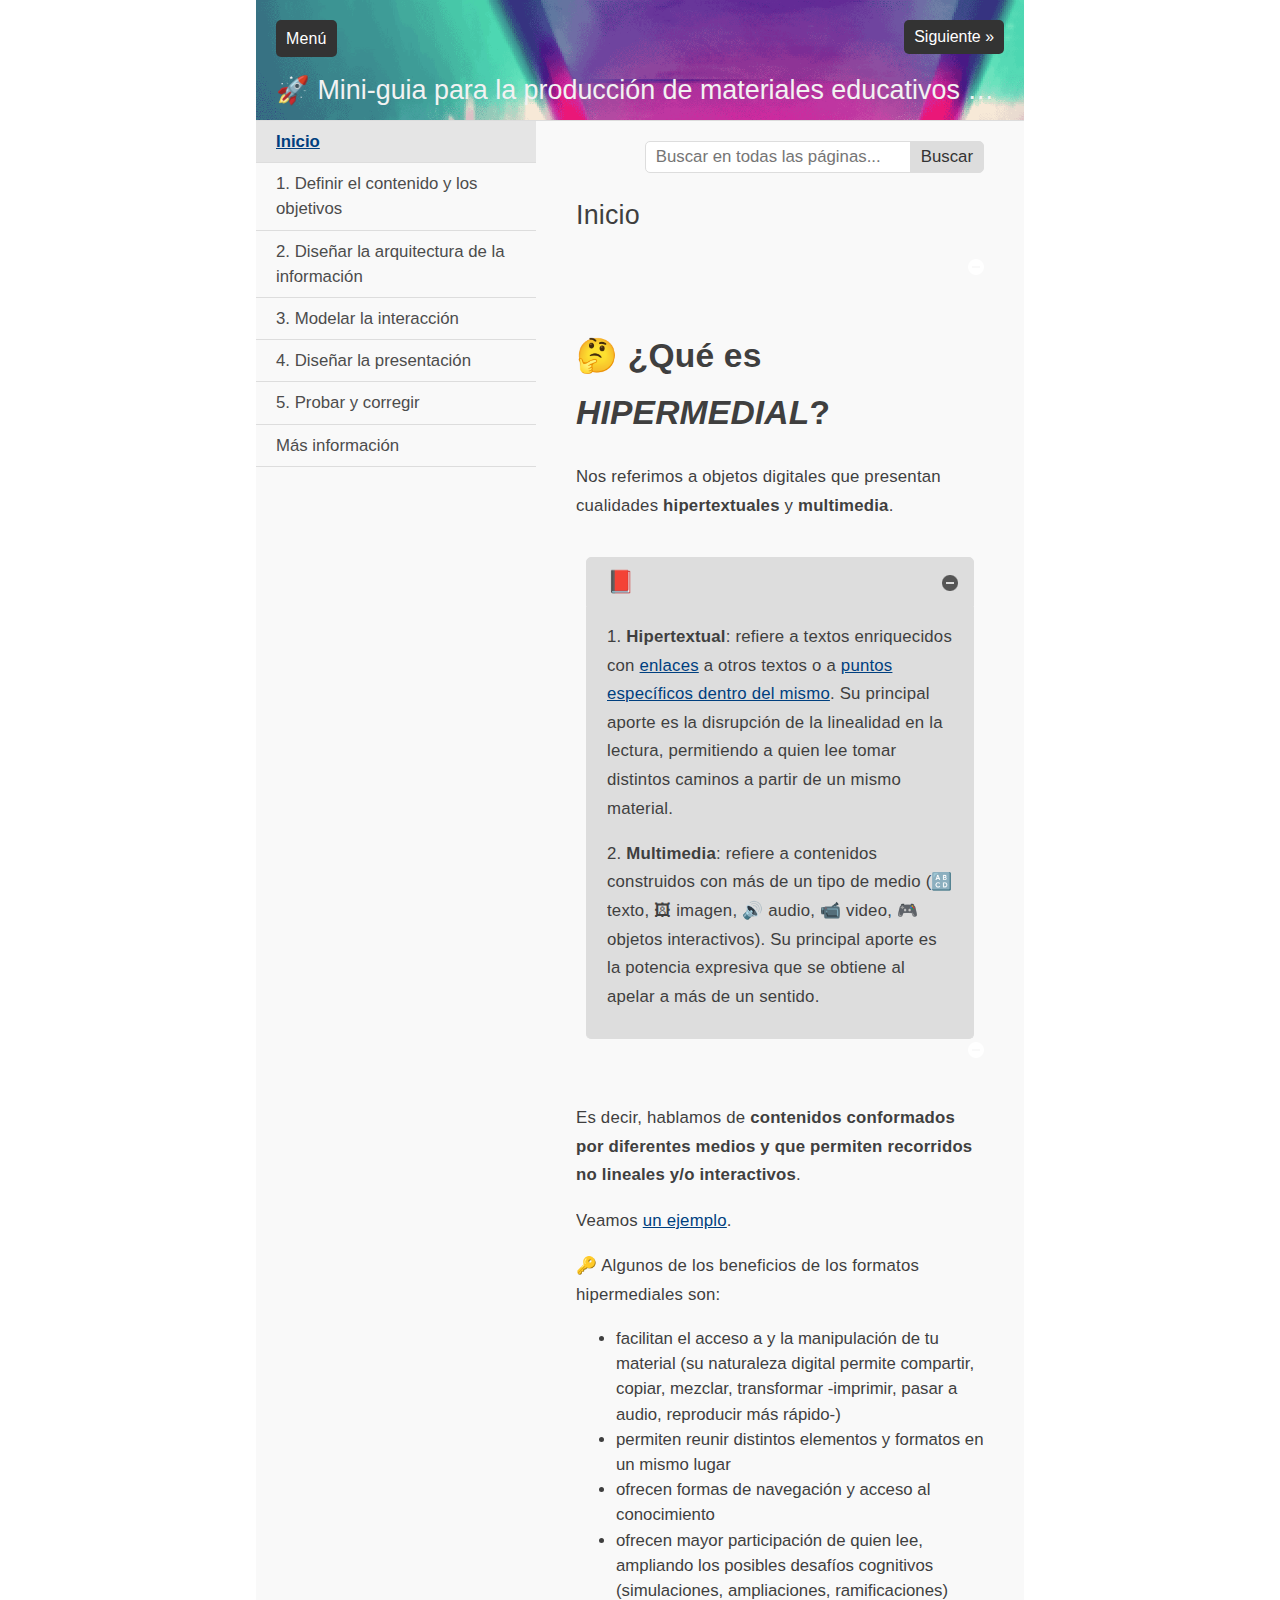
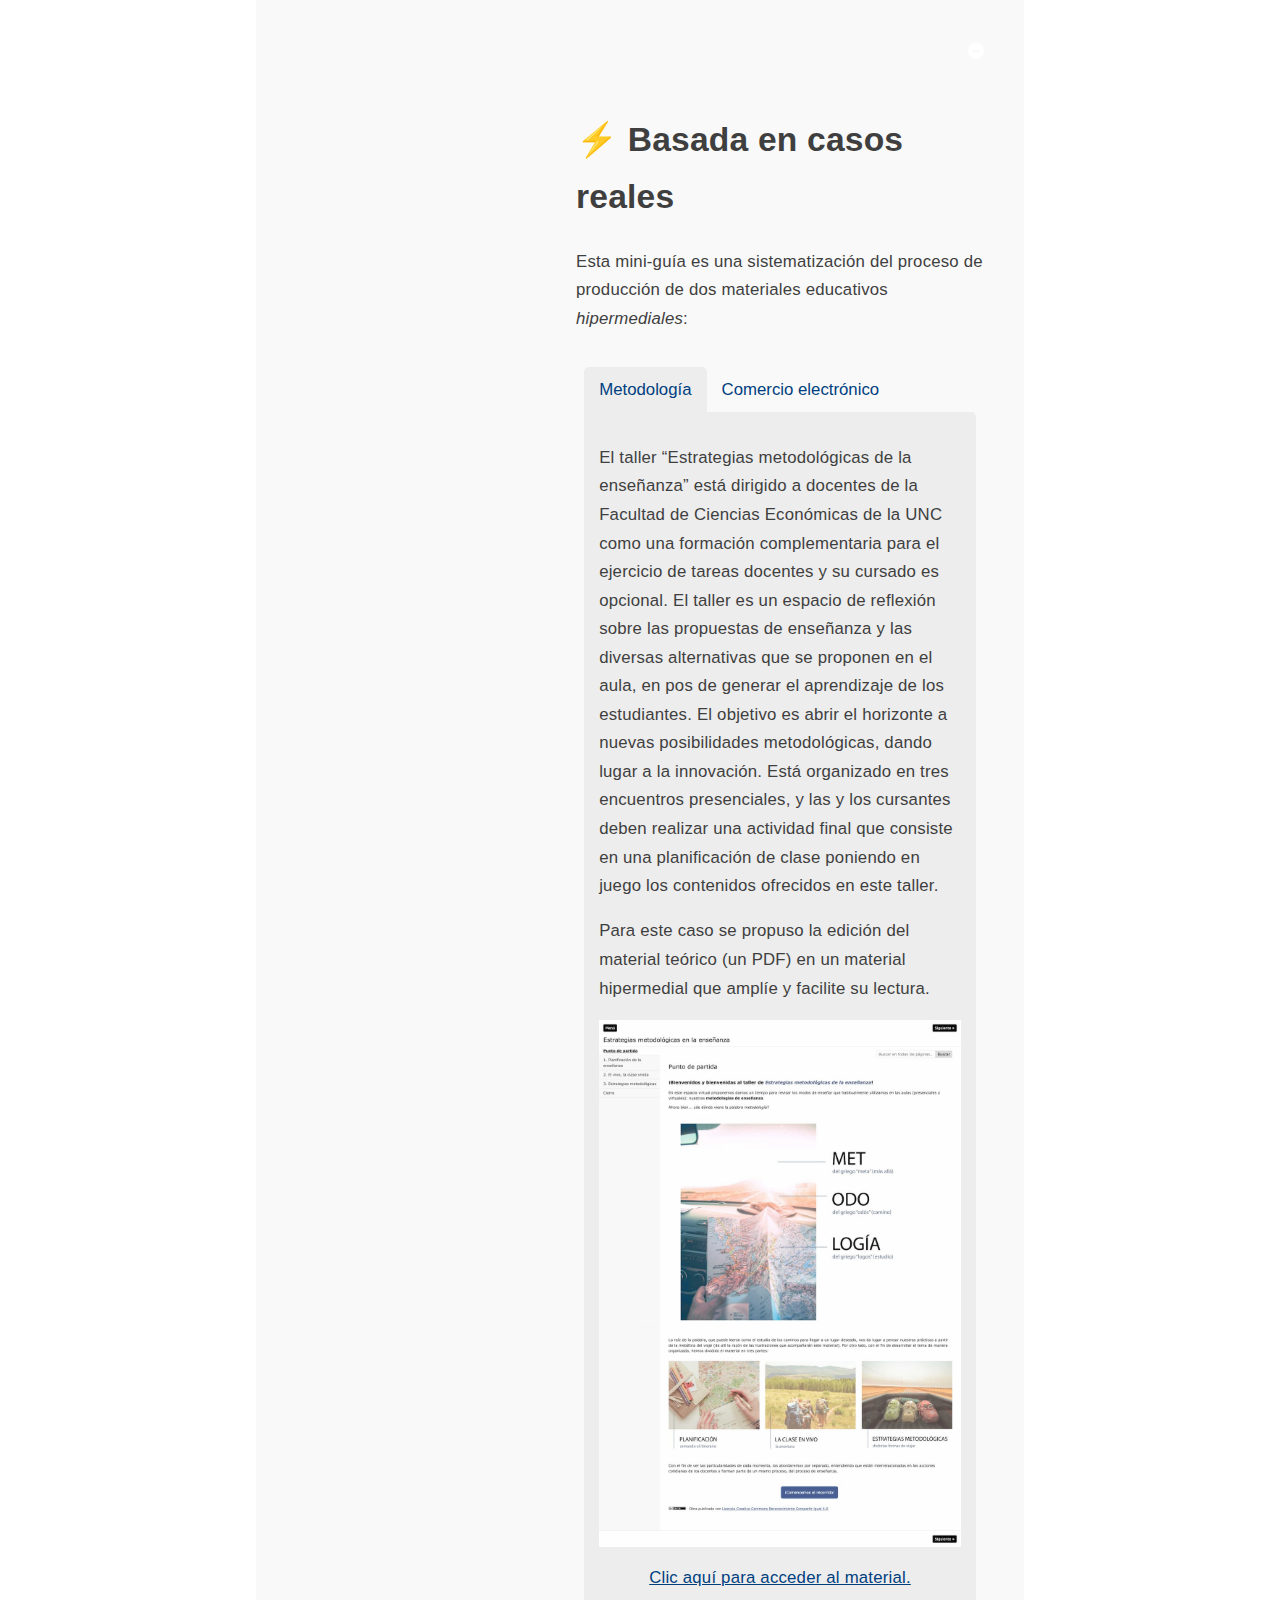
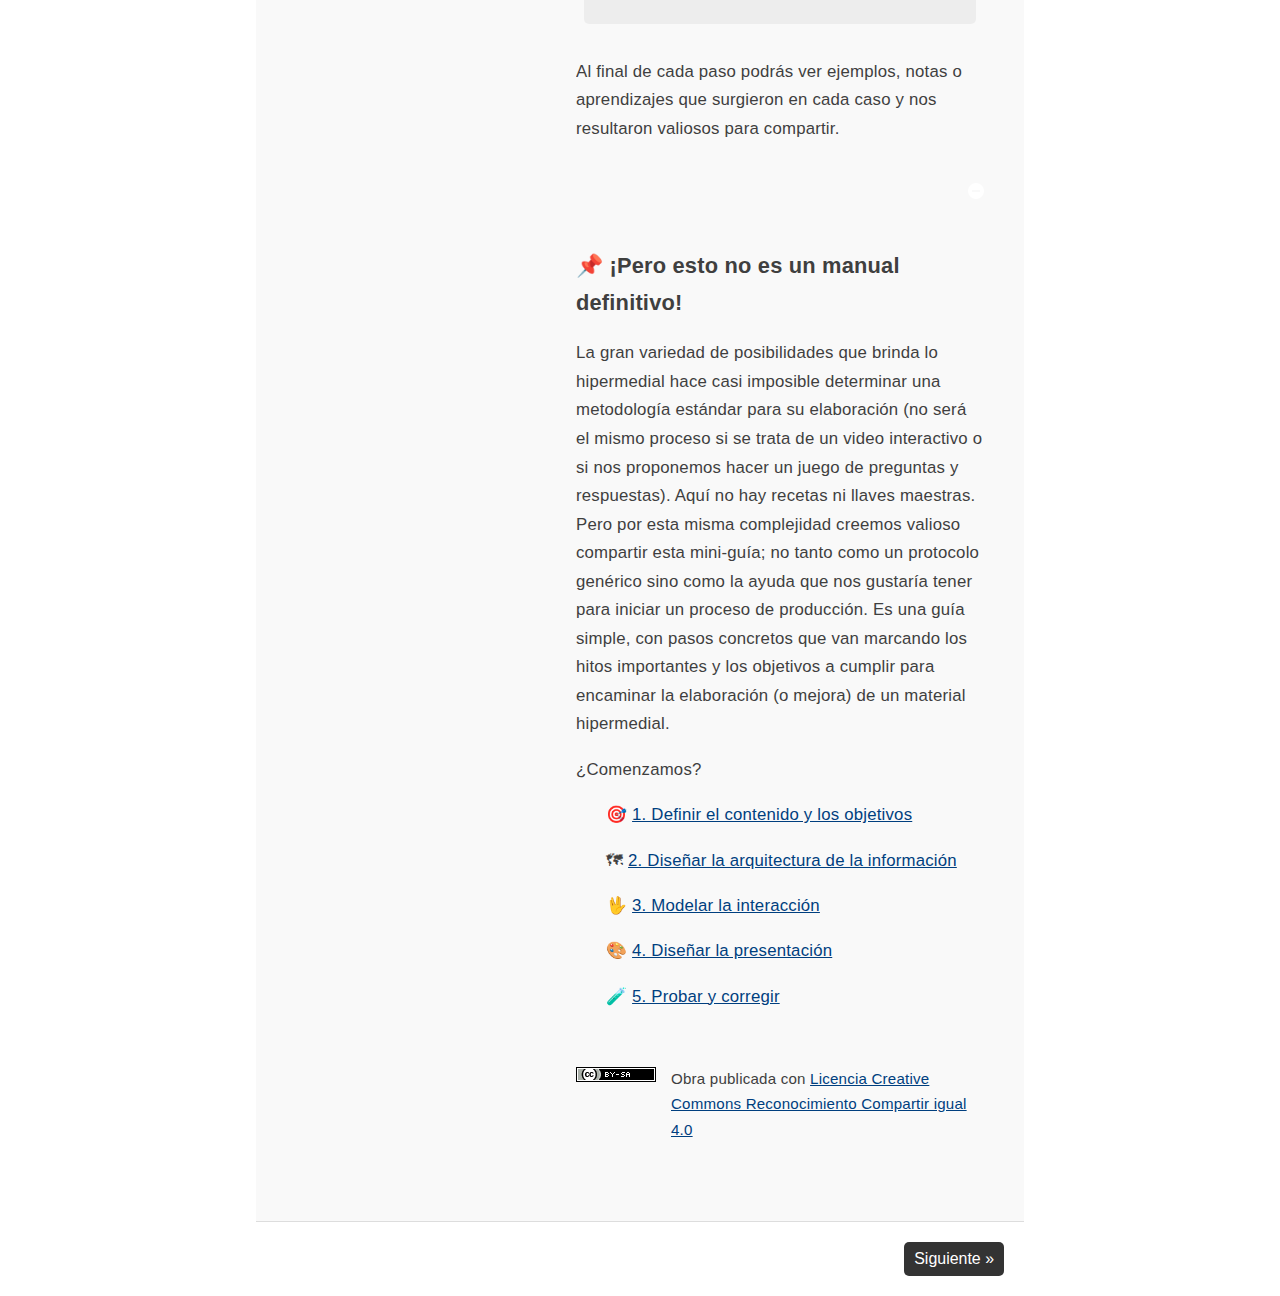
<file: index.html>
<!doctype html>
<html lang="es">
<head>
<link rel="stylesheet" type="text/css" href="base.css" />
<link rel="stylesheet" type="text/css" href="exe_lightbox.css" />
<link rel="stylesheet" type="text/css" href="exe_effects.css" />
<link rel="stylesheet" type="text/css" href="content.css" />
<link rel="stylesheet" type="text/css" href="nav.css" />
<meta http-equiv="content-type" content="text/html;  charset=utf-8" />
<title>🚀 Mini-guia para la producción de materiales educativos hipermediales </title>
<link rel="shortcut icon" href="favicon.ico" type="image/x-icon" />
<meta name="author" content="FyPE - FCE UNC" />
<link rel="license" type="text/html" href="http://creativecommons.org/licenses/by-sa/4.0/" />
<meta name="generator" content="eXeLearning 2.8 - exelearning.net" />
<meta name="description" content="Guia para la produccion de materiales educativos hipermediales" />
<!--[if lt IE 9]><script type="text/javascript" src="exe_html5.js"></script><![endif]-->
<script type="text/javascript" src="exe_jquery.js"></script>
<script type="text/javascript" src="exe_lightbox.js"></script>
<script type="text/javascript" src="exe_effects.js"></script>
<script type="text/javascript" src="common_i18n.js"></script>
<script type="text/javascript" src="common.js"></script>
<meta name="viewport" content="width=device-width, initial-scale=1" />
    </head>
<body class="exe-web-site exe-search-bar" id="exe-node-0"><script type="text/javascript">document.body.className+=" js"</script>
<div id="content">
<p id="skipNav"><a href="#main" class="sr-av">Saltar la navegación</a></p>
<header id="header"  style="background-image: url(verde-hipermedia.png); background-repeat: no-repeat;"><div id="headerContent">🚀 Mini-guia para la producción de materiales educativos hipermediales</div></header>
<nav id="siteNav">
<ul>
   <li id="active"><a href="index.html" class="active daddy main-node">Inicio</a></li>
   <li><a href="1_definir_el_contenido_y_los_objetivos.html" class="no-ch">1. Definir el contenido y los objetivos</a></li>
   <li><a href="2_disear_la_arquitectura_de_la_informacin.html" class="no-ch">2. Diseñar la arquitectura de la información</a></li>
   <li><a href="3_modelar_la_interaccin.html" class="no-ch">3. Modelar la interacción</a></li>
   <li><a href="4_disear_la_presentacin.html" class="no-ch">4. Diseñar la presentación</a></li>
   <li><a href="5_probar_y_corregir.html" class="no-ch">5. Probar y corregir</a></li>
   <li><a href="ms_informacin.html" class="no-ch">Más información</a></li>
</ul>
</nav>
<div id='topPagination'>
<nav class="pagination noprt">
<a href="1_definir_el_contenido_y_los_objetivos.html" class="next"><span>Siguiente<span> &raquo;</span></span></a>
</nav>
</div>
<div id="main-wrapper">
<section id="main">
<header id="nodeDecoration"><h1 id="nodeTitle">Inicio</h1></header>
<article class="iDevice_wrapper textIdevice" id="id1">
<div class="iDevice emphasis0" >
<div id="ta1_113_2" class="block iDevice_content">
<div class="exe-text"><h1>🤔 ¿Qué es <em>HIPERMEDIAL</em>?</h1>
<p>Nos referimos a objetos digitales que presentan cualidades <strong>hipertextuales</strong> y <strong>multimedia</strong>.</p></div>
</div>
</div>
</article>
<article class="iDevice_wrapper textIdevice em_iDevice" id="id2">
<div class="iDevice emphasis1" >
<header class="iDevice_header iDevice_header_noIcon"><h1 class="iDeviceTitle">📕</h1></header>
<div class="iDevice_inner">
<div class="iDevice_content_wrapper">
<div id="ta2_125_2" class="block iDevice_content">
<div class="exe-text"><p>1. <strong>Hipertextual</strong>: refiere a textos enriquecidos con <a href="https://es.wikipedia.org/wiki/Hiperenlace" target="_blank" rel="noopener">enlaces</a> a otros textos o a <a href="#interno">puntos específicos dentro del mismo</a>. Su principal aporte es la disrupción de la linealidad en la lectura, permitiendo a quien lee tomar distintos caminos a partir de un mismo material.</p>
<p>2. <strong>Multimedia</strong>: refiere a contenidos construidos con más de un tipo de medio (🔠 texto, 🖼 imagen, 🔊 audio, 📹 video, 🎮 objetos interactivos). Su principal aporte es la potencia expresiva que se obtiene al apelar a más de un sentido.</p></div>
</div>
</div>
</div>
</div>
</article>
<article class="iDevice_wrapper textIdevice" id="id4">
<div class="iDevice emphasis0" >
<div id="ta4_127_2" class="block iDevice_content">
<div class="exe-text"><p>Es decir, hablamos de <strong>contenidos conformados por diferentes medios y que permiten recorridos no lineales y/o interactivos</strong>.</p>
<p>Veamos <a title="Ejemplo" class="exe-dialog-link" rel="lightbox" href="#t96d9fc6d-3935-9771-e616-faeaeb5e12fb" id="link96d9fc6d-3935-9771-e616-faeaeb5e12fb">un ejemplo</a>.</p>
<p>🔑 Algunos de los beneficios de los formatos hipermediales son:</p>
<ul>
<li>facilitan el acceso a y la manipulación de tu material (su naturaleza digital permite compartir, copiar, mezclar, transformar -imprimir, pasar a audio, reproducir más rápido-)</li>
<li>permiten reunir distintos elementos y formatos en un mismo lugar</li>
<li>ofrecen formas de navegación y acceso al conocimiento<a id="interno"></a></li>
<li>ofrecen mayor participación de quien lee, ampliando los posibles desafíos cognitivos (simulaciones, ampliaciones, ramificaciones)</li>
</ul>
<div id="t96d9fc6d-3935-9771-e616-faeaeb5e12fb" class="exe-dialog-text js-hidden">
<p></p>
<p><iframe width="544" height="429" src="https://h5p.org/h5p/embed/913621" allowfullscreen="allowfullscreen" allow="geolocation *; microphone *; camera *; midi *; encrypted-media *" title="Interactive Vídeo: Añade ejercicios y textos a un vídeo - Si guarda puntaje" frameborder="0"></iframe>
<script src="https://h5p.org/sites/all/modules/h5p/library/js/h5p-resizer.js" charset="UTF-8"></script>
</p>
</div></div>
</div>
</div>
</article>
<article class="iDevice_wrapper textIdevice" id="id36">
<div class="iDevice emphasis0" >
<div id="ta36_126_2" class="block iDevice_content">
<div class="exe-text"><h1>⚡ Basada en casos reales</h1>
<p>Esta mini-guía es una sistematización del proceso de producción de dos materiales educativos <em>hipermediales</em>:</p>
<div class="exe-fx exe-tabs">
<h2>Metodología</h2>
<p>El taller “Estrategias metodológicas de la enseñanza” está dirigido a docentes de la Facultad de Ciencias Económicas de la UNC como una formación complementaria para el ejercicio de tareas docentes y su cursado es opcional. El taller es un espacio de reflexión sobre las propuestas de enseñanza y las diversas alternativas que se proponen en el aula, en pos de generar el aprendizaje de los estudiantes. El objetivo es abrir el horizonte a nuevas posibilidades metodológicas, dando lugar a la innovación. Está organizado en tres encuentros presenciales, y las y los cursantes deben realizar una actividad final que consiste en una planificación de clase poniendo en juego los contenidos ofrecidos en este taller.</p>
<p>Para este caso se propuso la edición del material teórico (un PDF) en un material hipermedial que amplíe y facilite su lectura.</p>
<p><img src="screen-metodo.jpg" alt="captura de pantalla metodologia" title="captura de pantalla metodologia" style="display: block; margin-left: auto; margin-right: auto;" width="500" height="729" /></p>
<p style="text-align: center;"><a href="https://marcuse99.gitlab.io/estrategias-metodologicas/web/" target="_blank" rel="noopener">Clic aquí para acceder al material.</a></p>
<h2>Comercio electrónico</h2>
<p>La asignatura electiva Comercio Electrónico forma parte de las carreras de grado de Contador Público y Lic. en Administración de la Facultad de Ciencias Económicas UNC. El cursado se desarrolla a través de clases teórico-prácticas presenciales con actividades virtuales en el entorno Moodle. La materia admite la inscripción de hasta 140 estudiantes. La evaluación se realiza a través de un trabajo final integrador que complementa las instancias evaluativas individuales. Dentro del aula virtual, los contenidos de la materia son presentados a través de Google Slides y videos insertados desde un canal de YouTube.</p>
<p>Para este caso se desarrolló un prototipo de material educativo que incluye dos piezas centrales: una <strong>presentación de curso</strong> sobre los contenidos de la Unidad 1 y, dentro de la misma, un <strong>video interactivo</strong> a partir de una grabación de la clase 1 (al video se les agregaron tips, actividades, enlaces y una línea de tiempo).</p>
<p><iframe width="575" height="387" src="https://h5p.org/h5p/embed/1304801" allowfullscreen="allowfullscreen" allow="geolocation *; microphone *; camera *; midi *; encrypted-media *" title="Introducción al Comercio Electrónico" frameborder="0"></iframe>
<script src="https://h5p.org/sites/all/modules/h5p/library/js/h5p-resizer.js" charset="UTF-8"></script>
</p>
</div>
<p>Al final de cada paso podrás ver ejemplos, notas o aprendizajes que surgieron en cada caso y nos resultaron valiosos para compartir.</p></div>
</div>
</div>
</article>
<article class="iDevice_wrapper textIdevice" id="id35">
<div class="iDevice emphasis0" >
<div id="ta35_125_2" class="block iDevice_content">
<div class="exe-text"><h2>📌 ¡Pero esto no es un manual definitivo!</h2>
<p>La gran variedad de posibilidades que brinda lo hipermedial hace casi imposible determinar una metodología estándar para su elaboración (no será el mismo proceso si se trata de un video interactivo o si nos proponemos hacer un juego de preguntas y respuestas). Aquí no hay recetas ni llaves maestras. Pero por esta misma complejidad creemos valioso compartir esta mini-guía; no tanto como un protocolo genérico sino como la ayuda que nos gustaría tener para iniciar un proceso de producción. Es una guía simple, con pasos concretos que van marcando los hitos importantes y los objetivos a cumplir para encaminar la elaboración (o mejora) de un material hipermedial.</p>
<p>¿Comenzamos?</p>
<p style="padding-left: 30px;">🎯 <a href="1_definir_el_contenido_y_los_objetivos.html">1. Definir el contenido y los objetivos</a></p>
<p style="padding-left: 30px;">🗺 <a href="2_disear_la_arquitectura_de_la_informacin.html">2. Diseñar la arquitectura de la información</a></p>
<p style="padding-left: 30px;">🖖 <a href="3_modelar_la_interaccin.html">3. Modelar la interacción</a></p>
<p style="padding-left: 30px;">🎨 <a href="4_disear_la_presentacin.html">4. Diseñar la presentación</a></p>
<p style="padding-left: 30px;">🧪 <a href="5_probar_y_corregir.html">5. Probar y corregir</a></p></div>
</div>
</div>
</article>
<div id="packageLicense" class="cc cc-by-sa">
<p><span>Obra publicada con</span> <a rel="license" href="http://creativecommons.org/licenses/by-sa/4.0/">Licencia Creative Commons Reconocimiento Compartir igual 4.0</a></p>
</div>
</section>
</div>
<div id='bottomPagination'>
<nav class="pagination noprt">
<a href="1_definir_el_contenido_y_los_objetivos.html" class="next"><span>Siguiente<span> &raquo;</span></span></a>
</nav>
</div>
</div>
<script type="text/javascript" src="_style_js.js"></script></body></html>
</file>
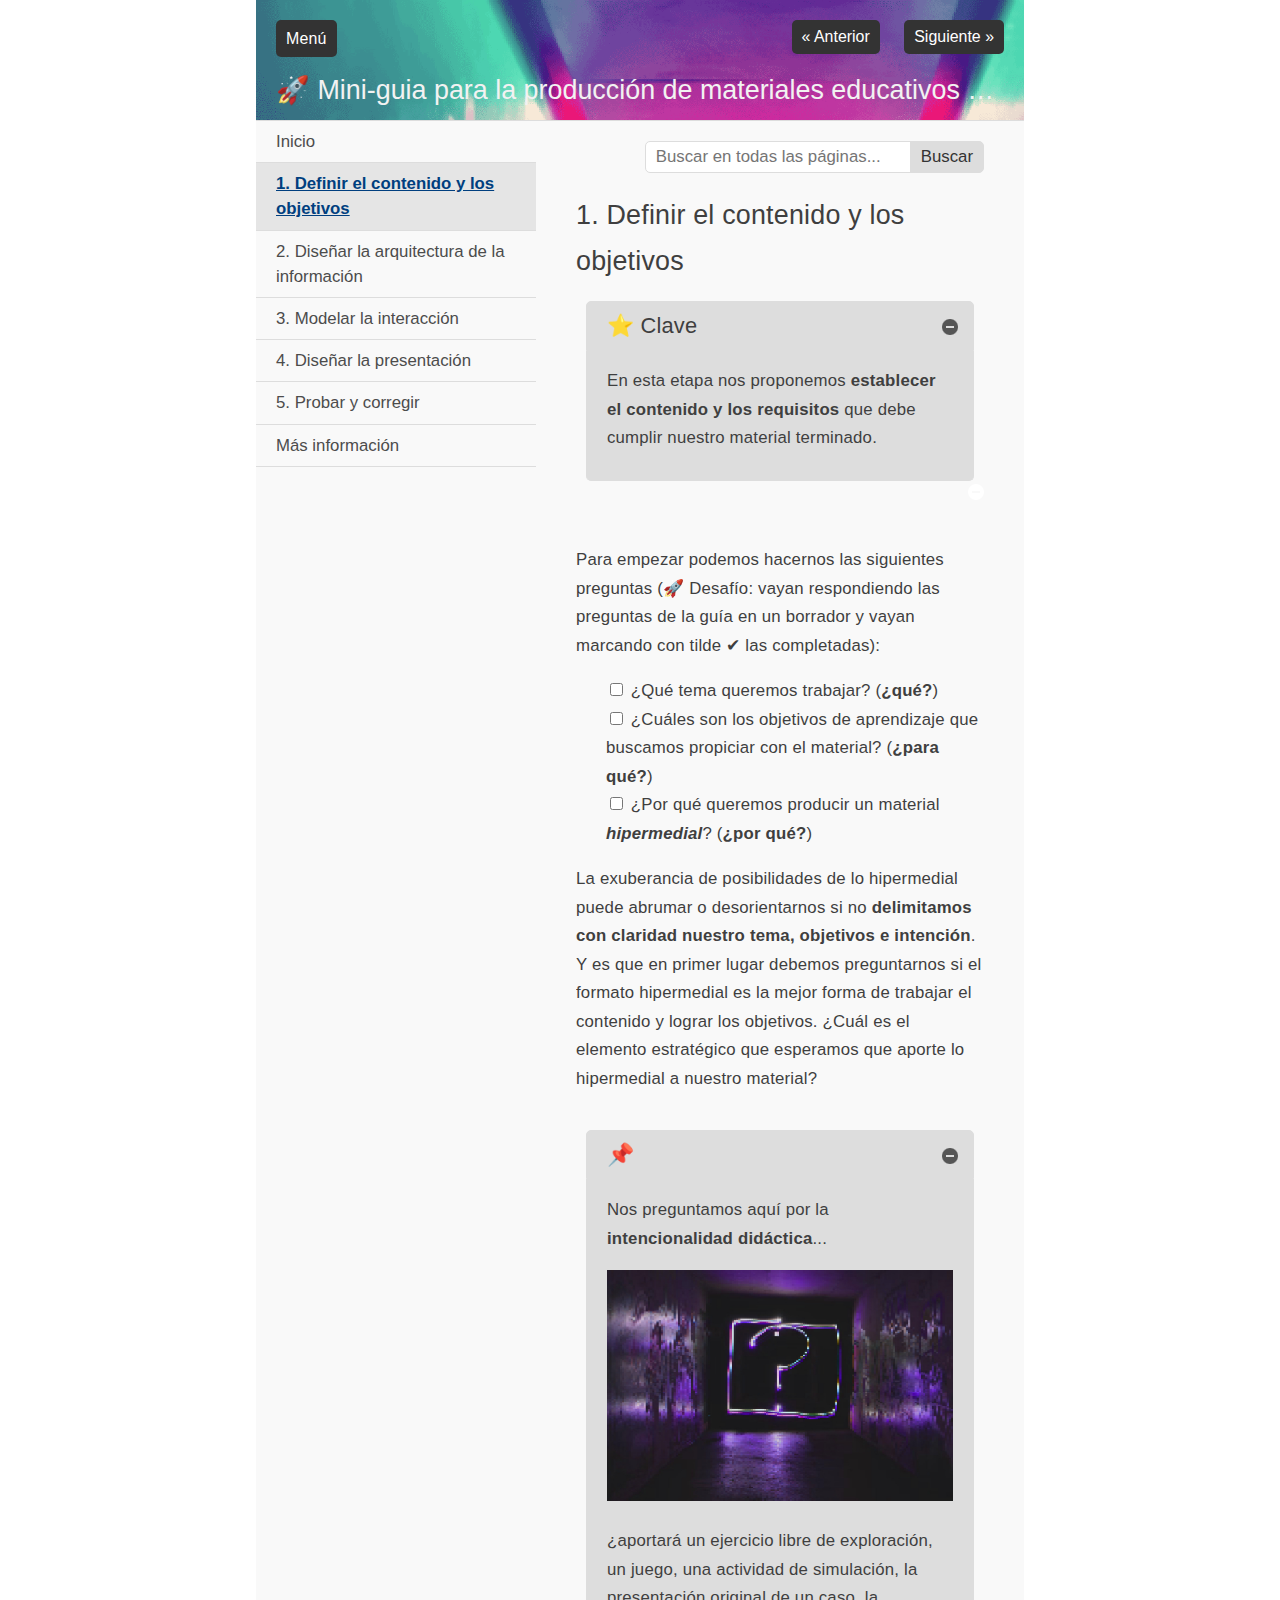
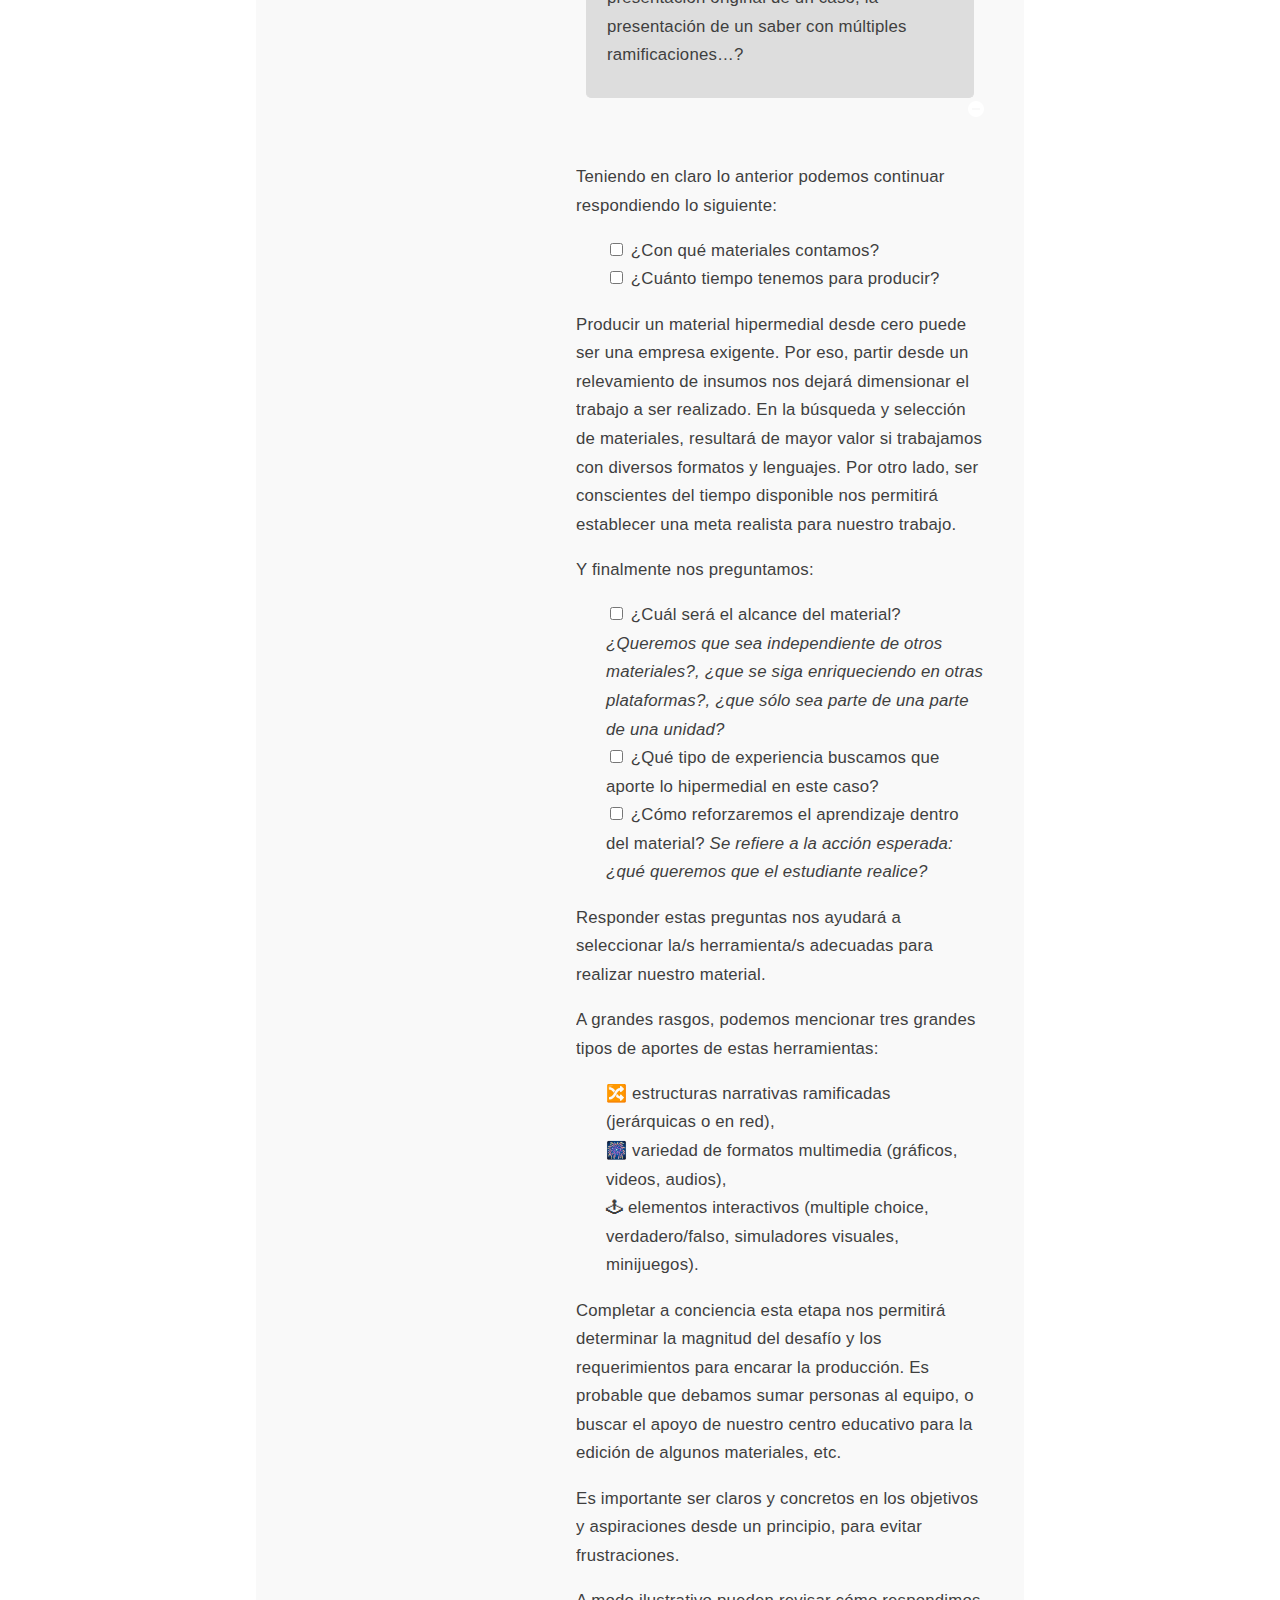
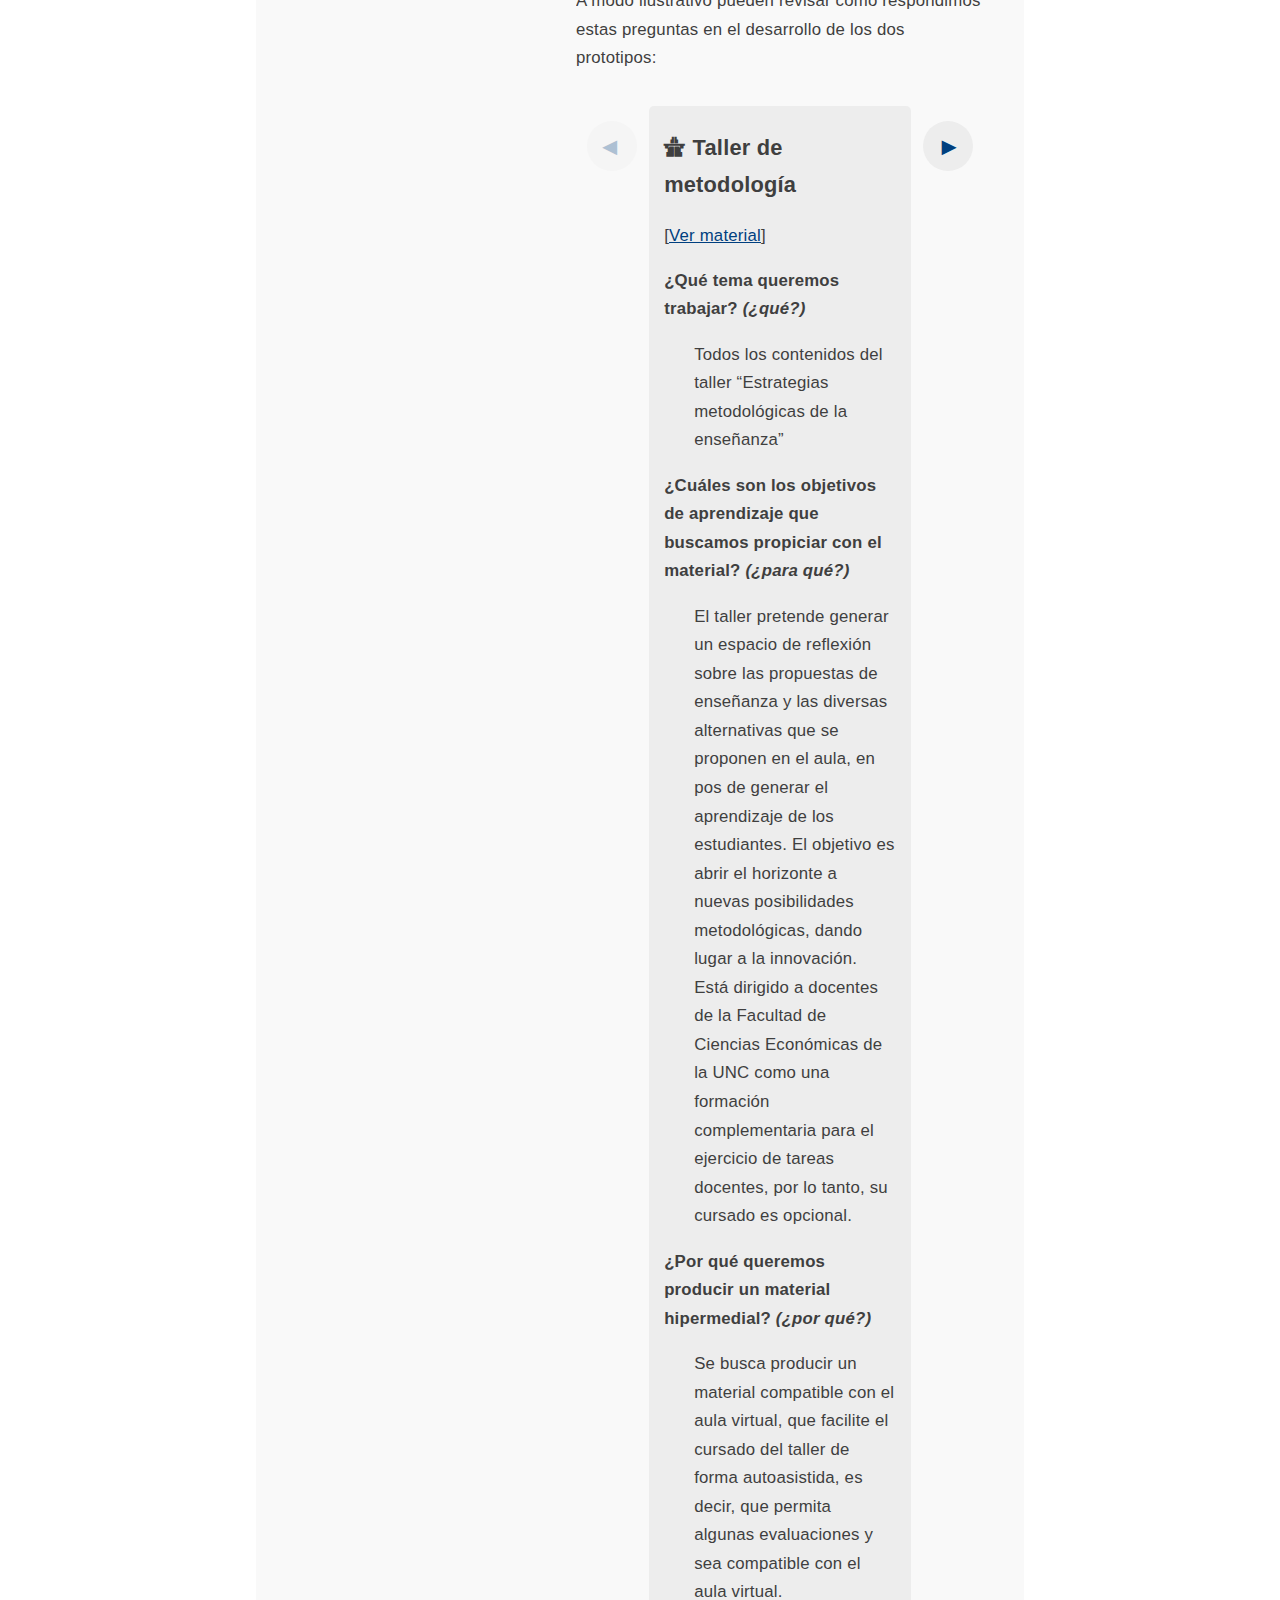
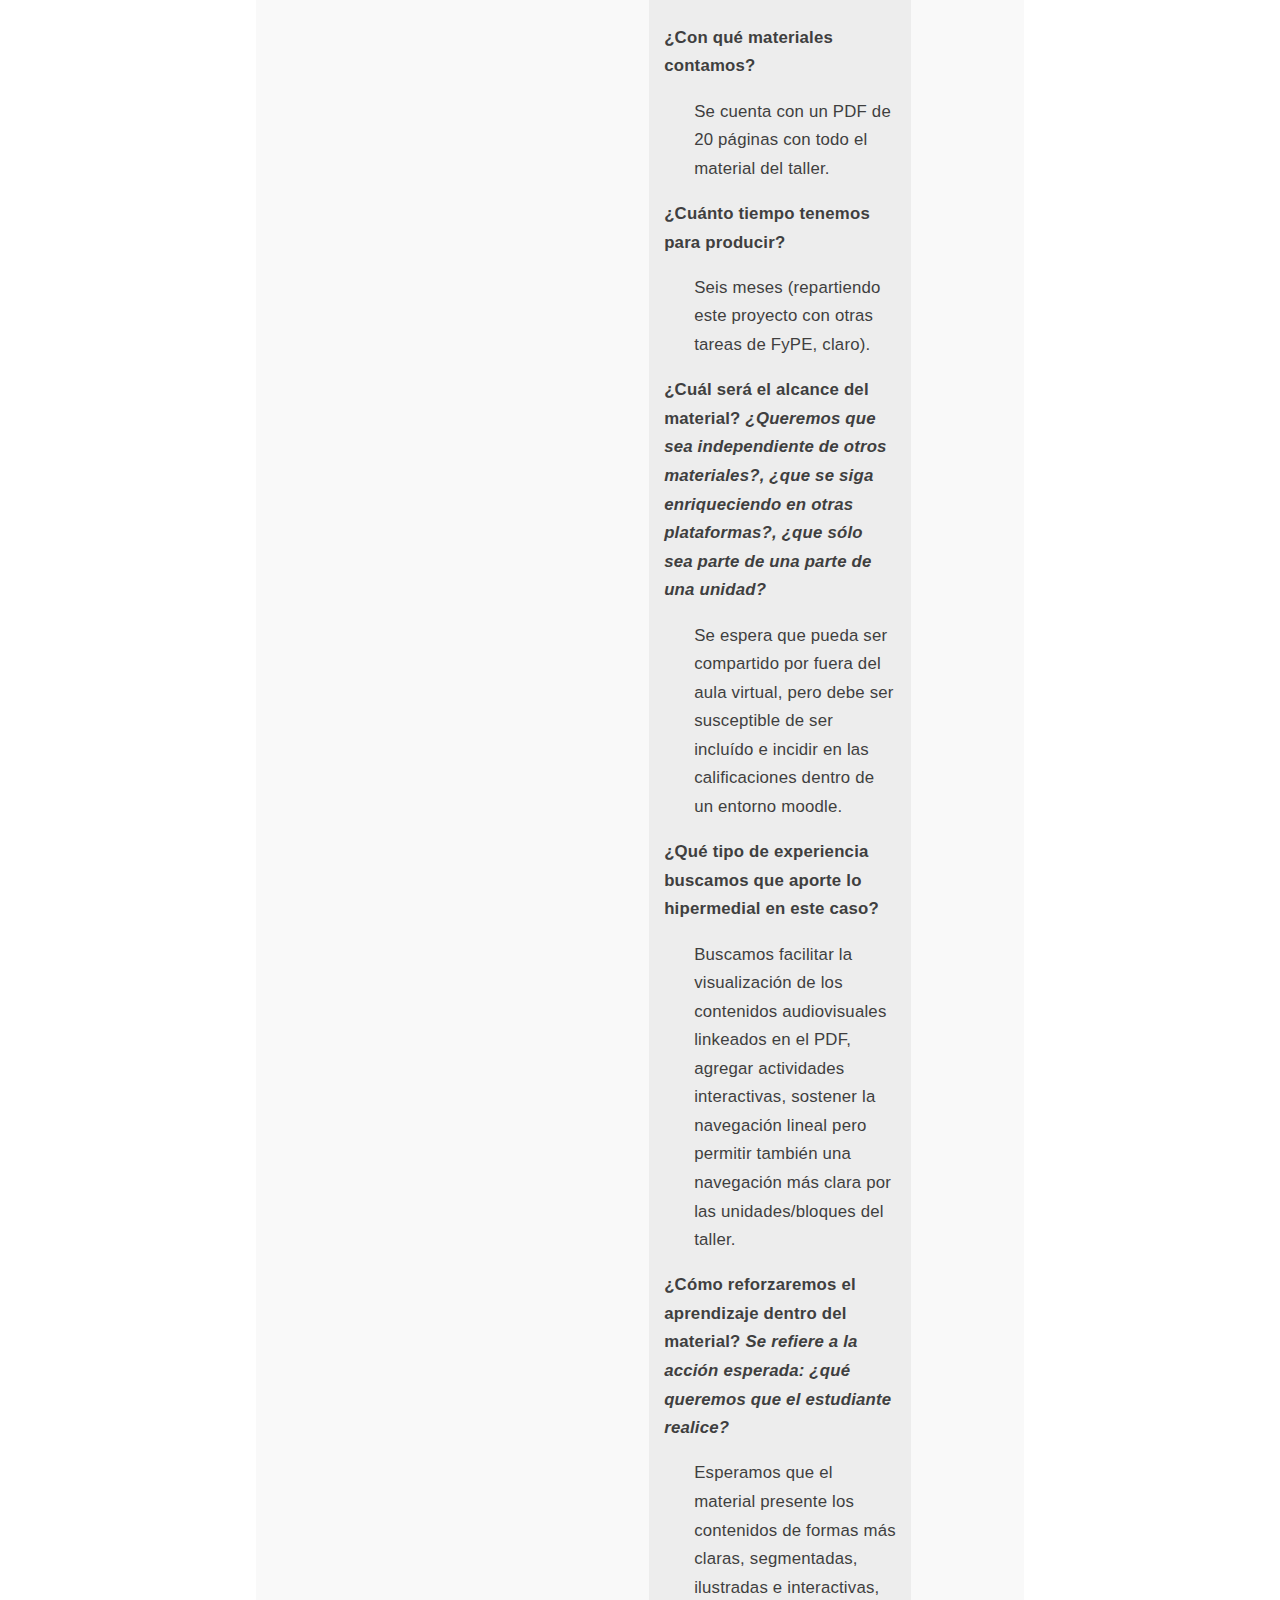
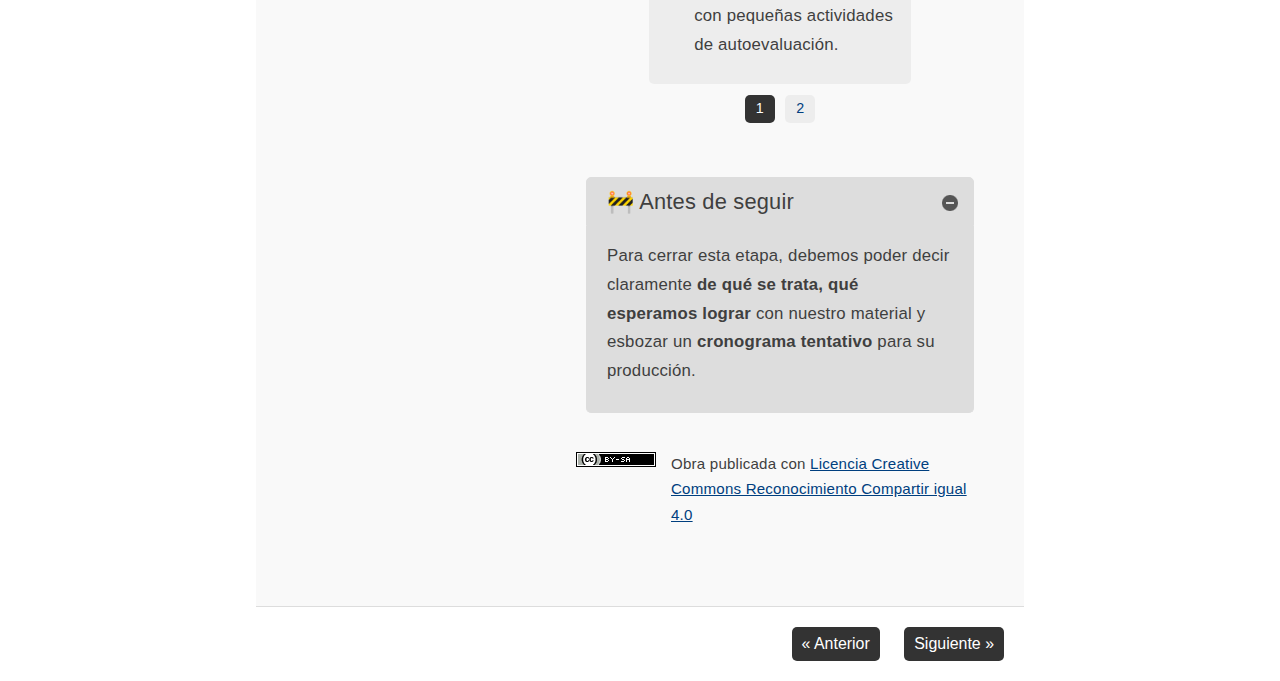
<file: 1_definir_el_contenido_y_los_objetivos.html>
<!doctype html>
<html lang="es">
<head>
<link rel="stylesheet" type="text/css" href="base.css" />
<link rel="stylesheet" type="text/css" href="exe_effects.css" />
<link rel="stylesheet" type="text/css" href="content.css" />
<link rel="stylesheet" type="text/css" href="nav.css" />
<meta http-equiv="content-type" content="text/html;  charset=utf-8" />
<title>1. Definir el contenido y los objetivos | 🚀 Mini-guia para la producción de materiales educativos hipermediales </title>
<link rel="shortcut icon" href="favicon.ico" type="image/x-icon" />
<meta name="author" content="FyPE - FCE UNC" />
<link rel="license" type="text/html" href="http://creativecommons.org/licenses/by-sa/4.0/" />
<meta name="generator" content="eXeLearning 2.8 - exelearning.net" />
<!--[if lt IE 9]><script type="text/javascript" src="exe_html5.js"></script><![endif]-->
<script type="text/javascript" src="exe_jquery.js"></script>
<script type="text/javascript" src="exe_effects.js"></script>
<script type="text/javascript" src="common_i18n.js"></script>
<script type="text/javascript" src="common.js"></script>
<meta name="viewport" content="width=device-width, initial-scale=1" />
    </head>
<body class="exe-web-site exe-search-bar" id="exe-node-4"><script type="text/javascript">document.body.className+=" js"</script>
<div id="content">
<p id="skipNav"><a href="#main" class="sr-av">Saltar la navegación</a></p>
<header id="header"  style="background-image: url(verde-hipermedia.png); background-repeat: no-repeat;"><div id="headerContent">🚀 Mini-guia para la producción de materiales educativos hipermediales</div></header>
<nav id="siteNav">
<ul>
   <li><a href="index.html" class="daddy main-node">Inicio</a></li>
   <li id="active"><a href="1_definir_el_contenido_y_los_objetivos.html" class="active no-ch">1. Definir el contenido y los objetivos</a></li>
   <li><a href="2_disear_la_arquitectura_de_la_informacin.html" class="no-ch">2. Diseñar la arquitectura de la información</a></li>
   <li><a href="3_modelar_la_interaccin.html" class="no-ch">3. Modelar la interacción</a></li>
   <li><a href="4_disear_la_presentacin.html" class="no-ch">4. Diseñar la presentación</a></li>
   <li><a href="5_probar_y_corregir.html" class="no-ch">5. Probar y corregir</a></li>
   <li><a href="ms_informacin.html" class="no-ch">Más información</a></li>
</ul>
</nav>
<div id='topPagination'>
<nav class="pagination noprt">
<a href="index.html" class="prev"><span><span>&laquo; </span>Anterior</span></a> <span class="sep">| </span><a href="2_disear_la_arquitectura_de_la_informacin.html" class="next"><span>Siguiente<span> &raquo;</span></span></a>
</nav>
</div>
<div id="main-wrapper">
<section id="main">
<header id="nodeDecoration"><h1 id="nodeTitle">1. Definir el contenido y los objetivos</h1></header>
<article class="iDevice_wrapper textIdevice em_iDevice" id="id5">
<div class="iDevice emphasis1" >
<header class="iDevice_header iDevice_header_noIcon"><h1 class="iDeviceTitle">⭐ Clave</h1></header>
<div class="iDevice_inner">
<div class="iDevice_content_wrapper">
<div id="ta5_128_2" class="block iDevice_content">
<div class="exe-text"><p>En esta etapa nos proponemos <strong>establecer el contenido y los requisitos</strong> que debe cumplir nuestro material terminado.</p></div>
</div>
</div>
</div>
</div>
</article>
<article class="iDevice_wrapper textIdevice" id="id6">
<div class="iDevice emphasis0" >
<div id="ta6_129_2" class="block iDevice_content">
<div class="exe-text"><p>Para empezar podemos hacernos las siguientes preguntas (🚀 Desafío: vayan respondiendo las preguntas de la guía en un borrador y vayan marcando con tilde ✔ las completadas):</p>
<p style="padding-left: 30px;"><input type="checkbox" /><label> ¿Qué tema queremos trabajar? (<strong>¿qué?</strong>)</label> <br /><input type="checkbox" /><label> ¿Cuáles son los objetivos de aprendizaje que buscamos propiciar con el material? (<strong>¿para qué?</strong>)</label> <br /><input type="checkbox" /><label> ¿Por qué queremos producir un material <strong><em>hipermedial</em></strong>? (<strong>¿por qué?</strong>)</label></p>
<p>La exuberancia de posibilidades de lo hipermedial puede abrumar o desorientarnos si no <strong>delimitamos con claridad nuestro tema, objetivos e intención</strong>. Y es que en primer lugar debemos preguntarnos si el formato hipermedial es la mejor forma de trabajar el contenido y lograr los objetivos. ¿Cuál es el elemento estratégico que esperamos que aporte lo hipermedial a nuestro material?</p></div>
</div>
</div>
</article>
<article class="iDevice_wrapper textIdevice em_iDevice" id="id7">
<div class="iDevice emphasis1" >
<header class="iDevice_header iDevice_header_noIcon"><h1 class="iDeviceTitle">📌</h1></header>
<div class="iDevice_inner">
<div class="iDevice_content_wrapper">
<div id="ta7_130_2" class="block iDevice_content">
<div class="exe-text"><p>Nos preguntamos aquí por la <strong>intencionalidad didáctica</strong>...</p>
<p><img src="MOSHED-2023-4-29-17-13-50.jpg" alt="signo de pregunta" title="signo de pregunta" width="1170" height="780" /></p>
<p>¿aportará un ejercicio libre de exploración, un juego, una actividad de simulación, la presentación original de un caso, la presentación de un saber con múltiples ramificaciones…?</p></div>
</div>
</div>
</div>
</div>
</article>
<article class="iDevice_wrapper textIdevice" id="id8">
<div class="iDevice emphasis0" >
<div id="ta8_131_2" class="block iDevice_content">
<div class="exe-text"><p>Teniendo en claro lo anterior podemos continuar respondiendo lo siguiente:</p>
<p style="padding-left: 30px;"><input type="checkbox" /><label> ¿Con qué materiales contamos?</label><br /><input type="checkbox" /><label> ¿Cuánto tiempo tenemos para producir?</label></p>
<p>Producir un material hipermedial desde cero puede ser una empresa exigente. Por eso, partir desde un relevamiento de insumos nos dejará dimensionar el trabajo a ser realizado. En la búsqueda y selección de materiales, resultará de mayor valor si trabajamos con diversos formatos y lenguajes. Por otro lado, ser conscientes del tiempo disponible nos permitirá establecer una meta realista para nuestro trabajo.</p>
<p>Y finalmente nos preguntamos:</p>
<p style="padding-left: 30px;"><input type="checkbox" /><label> ¿Cuál será el alcance del material? <em>¿Queremos que sea independiente de otros materiales?, ¿que se siga enriqueciendo en otras plataformas?, ¿que sólo sea parte de una parte de una unidad?</em></label><br /><input type="checkbox" /><label> ¿Qué tipo de experiencia buscamos que aporte lo hipermedial en este caso?</label><br /><input type="checkbox" /><label> ¿Cómo reforzaremos el aprendizaje dentro del material? <em>Se refiere a la acción esperada: ¿qué queremos que el estudiante realice?</em></label></p>
<p>Responder estas preguntas nos ayudará a seleccionar la/s herramienta/s adecuadas para realizar nuestro material.</p>
<p>A grandes rasgos, podemos mencionar tres grandes tipos de aportes de estas herramientas:</p>
<p style="padding-left: 30px;">🔀 estructuras narrativas ramificadas (jerárquicas o en red),<br />🎆 variedad de formatos multimedia (gráficos, videos, audios),<br />🕹 elementos interactivos (multiple choice, verdadero/falso, simuladores visuales, minijuegos).</p>
<p>Completar a conciencia esta etapa nos permitirá determinar la magnitud del desafío y los requerimientos para encarar la producción. Es probable que debamos sumar personas al equipo, o buscar el apoyo de nuestro centro educativo para la edición de algunos materiales, etc.</p>
<p>Es importante ser claros y concretos en los objetivos y aspiraciones desde un principio, para evitar frustraciones.</p>
<p>A modo ilustrativo pueden revisar cómo respondimos estas preguntas en el desarrollo de los dos prototipos:</p>
<div class="exe-fx exe-carousel">
<h2>🛣 Taller de metodología</h2>
<p></p>
<p>[<a href="https://marcuse99.gitlab.io/estrategias-metodologicas/web/" target="_blank" rel="noopener">Ver material</a>]</p>
<p><strong>¿Qué tema queremos trabajar?<em> (¿qué?)</em></strong></p>
<p style="padding-left: 30px;">Todos los contenidos del taller “Estrategias metodológicas de la enseñanza”</p>
<p><strong>¿Cuáles son los objetivos de aprendizaje que buscamos propiciar con el material? <em>(¿para qué?)</em></strong></p>
<p style="padding-left: 30px;">El taller pretende generar un espacio de reflexión sobre las propuestas de enseñanza y las diversas alternativas que se proponen en el aula, en pos de generar el aprendizaje de los estudiantes. El objetivo es abrir el horizonte a nuevas posibilidades metodológicas, dando lugar a la innovación. Está dirigido a docentes de la Facultad de Ciencias Económicas de la UNC como una formación complementaria para el ejercicio de tareas docentes, por lo tanto, su cursado es opcional.</p>
<p><strong>¿Por qué queremos producir un material hipermedial?<em> (¿por qué?)</em></strong></p>
<p style="padding-left: 30px;">Se busca producir un material compatible con el aula virtual, que facilite el cursado del taller de forma autoasistida, es decir, que permita algunas evaluaciones y sea compatible con el aula virtual.</p>
<p><strong>¿Con qué materiales contamos?</strong></p>
<p style="padding-left: 30px;">Se cuenta con un PDF de 20 páginas con todo el material del taller.</p>
<p><strong>¿Cuánto tiempo tenemos para producir?</strong></p>
<p style="padding-left: 30px;">Seis meses (repartiendo este proyecto con otras tareas de FyPE, claro).</p>
<p><strong>¿Cuál será el alcance del material? <em>¿Queremos que sea independiente de otros materiales?, ¿que se siga enriqueciendo en otras plataformas?, ¿que sólo sea parte de una parte de una unidad?</em></strong></p>
<p style="padding-left: 30px;">Se espera que pueda ser compartido por fuera del aula virtual, pero debe ser susceptible de ser incluído e incidir en las calificaciones dentro de un entorno moodle.</p>
<p><strong>¿Qué tipo de experiencia buscamos que aporte lo hipermedial en este caso?</strong></p>
<p style="padding-left: 30px;">Buscamos facilitar la visualización de los contenidos audiovisuales linkeados en el PDF, agregar actividades interactivas, sostener la navegación lineal pero permitir también una navegación más clara por las unidades/bloques del taller.</p>
<p><strong>¿Cómo reforzaremos el aprendizaje dentro del material? <em>Se refiere a la acción esperada: ¿qué queremos que el estudiante realice?</em></strong></p>
<p style="padding-left: 30px;">Esperamos que el material presente los contenidos de formas más claras, segmentadas, ilustradas e interactivas, con pequeñas actividades de autoevaluación.</p>
<h2 style="padding-left: 30px;"><strong>🛒 Comercio electrónico</strong></h2>
<p>[<a href="https://h5p.org/h5p/embed/1304801" target="_blank" rel="noopener">Ver material</a>]</p>
<p><strong>¿Qué tema queremos trabajar? <em>(¿qué?)</em></strong></p>
<p style="padding-left: 30px;">El programa de la materia y los contenidos de la primera unidad.</p>
<p><strong>¿Cuáles son los objetivos de aprendizaje que buscamos propiciar con el material? <em>(¿para qué?)</em></strong></p>
<p style="padding-left: 30px;">Colaborar en el desarrollo de las competencias transversales requeridas a los profesionales en el mercado laboral actual, tales como las capacidades de análisis y síntesis, el pensamiento práctico, la creatividad, el trabajo en equipos, entre otras.</p>
<p><strong>¿Por qué queremos producir un material hipermedial?<em> (¿por qué?)</em></strong></p>
<p style="padding-left: 30px;">Los materiales hipermediales tienen la capacidad de integrar diferentes tipos de contenidos y lenguajes en un mismo elemento, lo cual resulta provechoso para este caso, ya que la materia cuenta con una serie de videos, actividades en moodle, presentaciones en google slides, recursos y enlaces a materiales de lectura obligatorios y complementarios. Con ello es posible organizar un material que ofrezca una experiencia usuaria novedosa, interactiva y complementario a las clases presenciales.</p>
<p><strong>¿Con qué materiales contamos?</strong></p>
<p style="padding-left: 30px;">Para la primera  unidad contamos con tres presentaciones de google slides y tres videos.</p>
<p><strong>¿Cuál será el alcance del material? <em>¿Queremos que sea independiente de otros materiales?, ¿que se siga enriqueciendo en otras plataformas?, ¿que sólo sea parte de una parte de una unidad?</em></strong></p>
<p style="padding-left: 30px;">El desarrollo de este prototipo alcanza los contenidos presentados en el primer video de la primera unidad de la materia. Con el objetivo de evaluar su usabilidad con estudiantes, tras lo cual podría extenderse a un material para cada una de las unidades.</p>
<p><strong>¿Qué tipo de experiencia buscamos que aporte lo hipermedial en este caso?</strong></p>
<p style="padding-left: 30px;">Nos proponemos lograr una experiencia ordenada, que favorezca la encontrabilidad de los contenidos y la diferenciación entre conceptos obligatorios y complementarios. También una experiencia activa y situada, que permita a los estudiantes interactuar con las lecciones desarrolladas en los videos a través de actividades de reflexión y análisis. Y además nos proponemos desarrollar una experiencia visual novedosa y amigable.</p>
<p><strong>¿Cómo reforzaremos el aprendizaje dentro del material? <em>Se refiere a la acción esperada: ¿qué queremos que el estudiante realice?</em></strong></p>
<p style="padding-left: 30px;">Que visualice los videos de cada unidad y complete las actividades a modo de repaso de los contenidos desarrollados en las clases presenciales y/o recupere las lecciones en el caso de que no pudiese asistir a una clase en particular.</p>
</div></div>
</div>
</div>
</article>
<article class="iDevice_wrapper textIdevice em_iDevice" id="id9">
<div class="iDevice emphasis1" >
<header class="iDevice_header iDevice_header_noIcon"><h1 class="iDeviceTitle">🚧 Antes de seguir</h1></header>
<div class="iDevice_inner">
<div class="iDevice_content_wrapper">
<div id="ta9_132_2" class="block iDevice_content">
<div class="exe-text"><p>Para cerrar esta etapa, debemos poder decir claramente <strong>de qué se trata, qué esperamos lograr</strong> con nuestro material y esbozar un <strong>cronograma tentativo</strong> para su producción.</p></div>
</div>
</div>
</div>
</div>
</article>
<div id="packageLicense" class="cc cc-by-sa">
<p><span>Obra publicada con</span> <a rel="license" href="http://creativecommons.org/licenses/by-sa/4.0/">Licencia Creative Commons Reconocimiento Compartir igual 4.0</a></p>
</div>
</section>
</div>
<div id='bottomPagination'>
<nav class="pagination noprt">
<a href="index.html" class="prev"><span><span>&laquo; </span>Anterior</span></a> <span class="sep">| </span><a href="2_disear_la_arquitectura_de_la_informacin.html" class="next"><span>Siguiente<span> &raquo;</span></span></a>
</nav>
</div>
</div>
<script type="text/javascript" src="_style_js.js"></script></body></html>
</file>
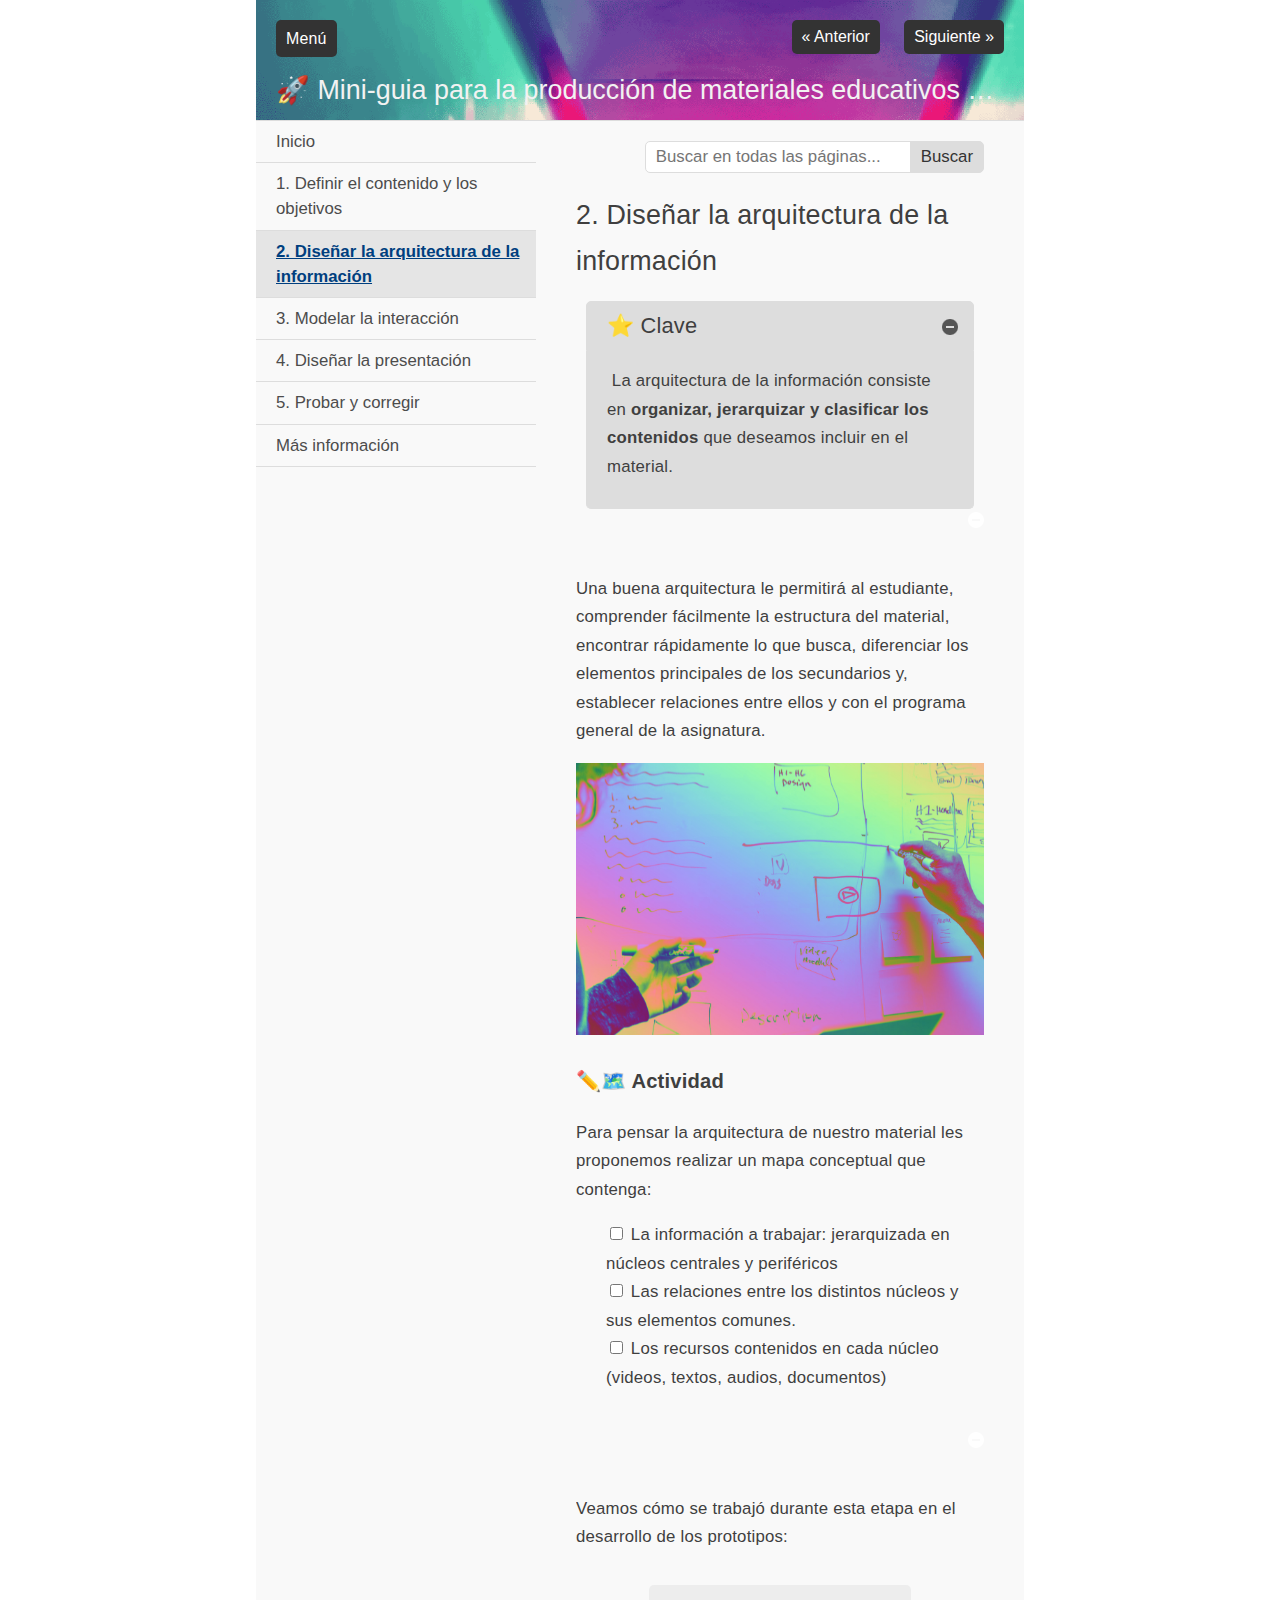
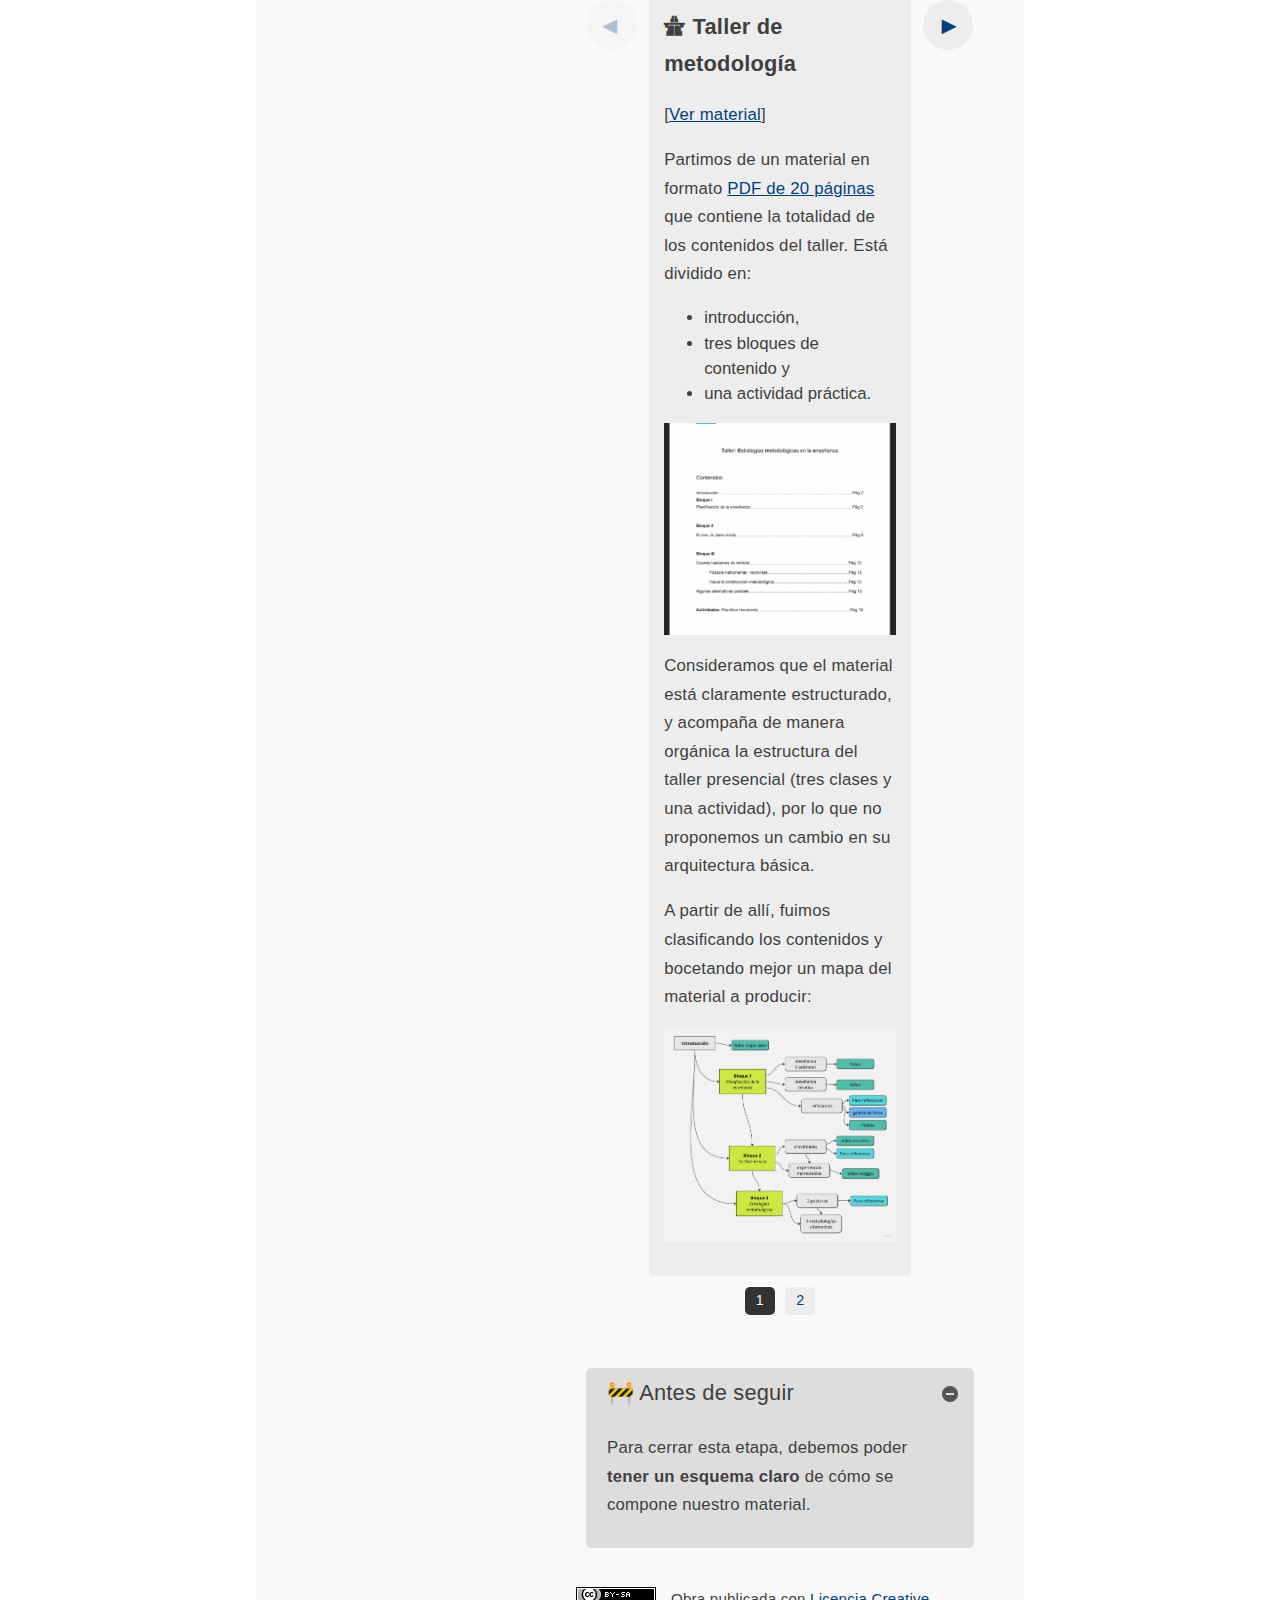
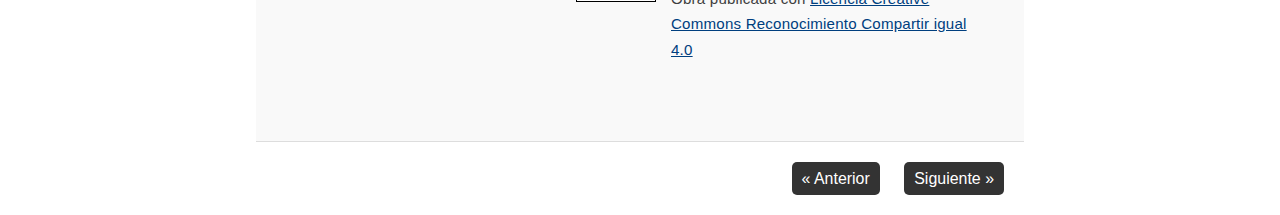
<file: 2_disear_la_arquitectura_de_la_informacin.html>
<!doctype html>
<html lang="es">
<head>
<link rel="stylesheet" type="text/css" href="base.css" />
<link rel="stylesheet" type="text/css" href="exe_effects.css" />
<link rel="stylesheet" type="text/css" href="content.css" />
<link rel="stylesheet" type="text/css" href="nav.css" />
<meta http-equiv="content-type" content="text/html;  charset=utf-8" />
<title>2. Diseñar la arquitectura de la información | 🚀 Mini-guia para la producción de materiales educativos hipermediales </title>
<link rel="shortcut icon" href="favicon.ico" type="image/x-icon" />
<meta name="author" content="FyPE - FCE UNC" />
<link rel="license" type="text/html" href="http://creativecommons.org/licenses/by-sa/4.0/" />
<meta name="generator" content="eXeLearning 2.8 - exelearning.net" />
<!--[if lt IE 9]><script type="text/javascript" src="exe_html5.js"></script><![endif]-->
<script type="text/javascript" src="exe_jquery.js"></script>
<script type="text/javascript" src="exe_effects.js"></script>
<script type="text/javascript" src="common_i18n.js"></script>
<script type="text/javascript" src="common.js"></script>
<meta name="viewport" content="width=device-width, initial-scale=1" />
    </head>
<body class="exe-web-site exe-search-bar" id="exe-node-6"><script type="text/javascript">document.body.className+=" js"</script>
<div id="content">
<p id="skipNav"><a href="#main" class="sr-av">Saltar la navegación</a></p>
<header id="header"  style="background-image: url(verde-hipermedia.png); background-repeat: no-repeat;"><div id="headerContent">🚀 Mini-guia para la producción de materiales educativos hipermediales</div></header>
<nav id="siteNav">
<ul>
   <li><a href="index.html" class="daddy main-node">Inicio</a></li>
   <li><a href="1_definir_el_contenido_y_los_objetivos.html" class="no-ch">1. Definir el contenido y los objetivos</a></li>
   <li id="active"><a href="2_disear_la_arquitectura_de_la_informacin.html" class="active no-ch">2. Diseñar la arquitectura de la información</a></li>
   <li><a href="3_modelar_la_interaccin.html" class="no-ch">3. Modelar la interacción</a></li>
   <li><a href="4_disear_la_presentacin.html" class="no-ch">4. Diseñar la presentación</a></li>
   <li><a href="5_probar_y_corregir.html" class="no-ch">5. Probar y corregir</a></li>
   <li><a href="ms_informacin.html" class="no-ch">Más información</a></li>
</ul>
</nav>
<div id='topPagination'>
<nav class="pagination noprt">
<a href="1_definir_el_contenido_y_los_objetivos.html" class="prev"><span><span>&laquo; </span>Anterior</span></a> <span class="sep">| </span><a href="3_modelar_la_interaccin.html" class="next"><span>Siguiente<span> &raquo;</span></span></a>
</nav>
</div>
<div id="main-wrapper">
<section id="main">
<header id="nodeDecoration"><h1 id="nodeTitle">2. Diseñar la arquitectura de la información</h1></header>
<article class="iDevice_wrapper textIdevice em_iDevice" id="id17">
<div class="iDevice emphasis1" >
<header class="iDevice_header iDevice_header_noIcon"><h1 class="iDeviceTitle">⭐ Clave</h1></header>
<div class="iDevice_inner">
<div class="iDevice_content_wrapper">
<div id="ta17_140_2" class="block iDevice_content">
<div class="exe-text"><p> La arquitectura de la información consiste en <strong>organizar, jerarquizar y clasificar los contenidos</strong> que deseamos incluir en el material.</p></div>
</div>
</div>
</div>
</div>
</article>
<article class="iDevice_wrapper textIdevice" id="id16">
<div class="iDevice emphasis0" >
<div id="ta16_139_2" class="block iDevice_content">
<div class="exe-text"><p>Una buena arquitectura le permitirá al estudiante, comprender fácilmente la estructura del material, encontrar rápidamente lo que busca, diferenciar los elementos principales de los secundarios y, establecer relaciones entre ellos y con el programa general de la asignatura.</p>
<p><img src="MOSHED-2023-4-29-17-18-38.jpg" alt="personas armando un esquema" title="personas armando un esquema" width="1170" height="780" /></p>
<h3>✏️🗺️ Actividad</h3>
<p>Para pensar la arquitectura de nuestro material les proponemos realizar un mapa conceptual que contenga:</p>
<p style="padding-left: 30px;"><input type="checkbox" /><label> La información a trabajar: jerarquizada en núcleos centrales y periféricos</label><br /><input type="checkbox" /><label> Las relaciones entre los distintos núcleos y sus elementos comunes.</label><br /><input type="checkbox" /><label> Los recursos contenidos en cada núcleo (videos, textos, audios, documentos)</label></p></div>
</div>
</div>
</article>
<article class="iDevice_wrapper textIdevice" id="id12">
<div class="iDevice emphasis0" >
<div id="ta12_135_2" class="block iDevice_content">
<div class="exe-text"><p>Veamos cómo se trabajó durante esta etapa en el desarrollo de los prototipos:</p>
<div class="exe-fx exe-carousel">
<h2>🛣 Taller de metodología</h2>
<p>[<a href="https://marcuse99.gitlab.io/estrategias-metodologicas/web/" target="_blank" rel="noopener">Ver material</a>]</p>
<p>Partimos de un material en formato <a href="https://drive.google.com/file/d/1Ol8A0qc79-17doHSOlg-Bzbedos2WmTu/view?pli=1" target="_blank" rel="noopener">PDF de 20 páginas</a> que contiene la totalidad de los contenidos del taller. Está dividido en:</p>
<ul>
<li>introducción,</li>
<li>tres bloques de contenido y</li>
<li>una actividad práctica.</li>
</ul>
<p><img src="pdf-indice-metodologia.jpg" alt="indicie del PDF original" title="indicie del PDF original" style="vertical-align: middle;" width="1000" height="917" /></p>
<p>Consideramos que el material está claramente estructurado, y acompaña de manera orgánica la estructura del taller presencial (tres clases y una actividad), por lo que no proponemos un cambio en su arquitectura básica.</p>
<p>A partir de allí, fuimos clasificando los contenidos y bocetando mejor un mapa del material a producir:</p>
<p><img src="mapa-metodo.jpg" alt="mapa conceptual de la arquitectura propuesta" title="mapa conceptual de la arquitectura propuesta" width="1042" height="959" /></p>
<h2>🛒 Comercio electrónico</h2>
<p>[<a href="https://h5p.org/h5p/embed/1304801" target="_blank" rel="noopener">Ver material</a>]</p>
<p>Observamos que la organización de la materia en el aula <em>moodle</em> es clara y funcional a las tareas que allí deben realizarse. En ese sentido, vemos que el menú principal es correctamente aprovechado para disponer los acceso a las carpetas principales: presentación, las 6 unidades que integran la materia y otras carpetas útiles (trabajo final, recursos, evaluación, etc). A su vez, la clasificación de los contenidos está asociada al orden establecido en el programa de la materia, por lo que resulta conveniente la propuesta de navegación lineal.</p>
<p>En relación al objetivo de este prototipo, creemos que podrían incluirse algunos recursos que potencien la experiencia usuaria:</p>
<p><strong>Integrar diferentes tipos de contenido dentro de un video interactivo:</strong> en cada unidad de la materia se presentan una serie de contenidos visuales, audiovisuales, textuales, icono verbales e hipertextuales que se encuentran distribuidos en cada pestaña del aula moodle. En este caso, la idea es ofrecer organizar un recorrido a través de los contenidos principales e integrarlos dentro de un video que mantenga al estudiante en esa pantalla sin tener que navegar por otras pestañas, presentándole videos con lecciones y actividades interactivas o recursos complementarios para profundizar los conocimientos.</p>
<p><strong>Recuperar conceptos principales de los videos en actividades interactivas:</strong>  en los videos de cada unidad podrían agregarse actividades que aborden y destaquen los conceptos principales que allí se presentan. A través de pausas activas durante la visualización de los videos, esperamos colaborar en la identificación de conceptos importantes que formen parte de los sub temas desarrollados en cada unidad. Un criterio a tener en cuenta puede ser que el diseño de las actividades parta de considerar las ideas principales que serán requeridas en las instancias de evaluación de cada unidad.</p>
<p><strong>Establecer hipervínculos entre las unidades:</strong> en la unidad elegida para el desarrollo del prototipo, generar hipervínculos con los contenidos de las unidades anteriores y posteriores con el objetivo de recuperar conceptos principales que ya fueron presentados y anticipar la relación con conceptos que se desarrollarán más adelante. De este modo, nos proponemos acompañar activamente al estudiante en su recorrido por el aula virtual.Los hipervínculos se pueden generar a través del tipo de contenido “tip” de H5P, el cual permite que aparezcan pequeñas ventanas con leyendas en diferentes momentos. Por ejemplo, durante la visualización de un video o en diferentes páginas de la presentación.</p>
<p>Otra forma de generar estos hipervínculos puede ser mediante checklists que aparezcan al comienzo de cada unidad, donde el equipo docente presente una lista de los conocimientos que se enseñarán y las competencias que se desarrollarán.</p>
<p>El estilo que podríamos utilizar para interpelar a las personas usuarias podría ser la segunda persona del singular y el tono podría ser alegre, tranquilo, comprensivo y motivacional. Por ejemplo:</p>
<blockquote>
<p><span style="font-family: helvetica, arial, sans-serif;"><em>¡Ya llegaste a la Unidad 2! Ahora vas a aprender a:- Comprender el contexto socio económico de Latinoamérica- Diferencias los principales desafìos de X1- Interpretar críticamente cómo X2- Proponer estrategias de X3¿Todo listo? ¡Vamos!</em></span></p>
</blockquote>
</div>
<p></p></div>
</div>
</div>
</article>
<article class="iDevice_wrapper textIdevice em_iDevice" id="id26">
<div class="iDevice emphasis1" >
<header class="iDevice_header iDevice_header_noIcon"><h1 class="iDeviceTitle">🚧 Antes de seguir</h1></header>
<div class="iDevice_inner">
<div class="iDevice_content_wrapper">
<div id="ta26_149_2" class="block iDevice_content">
<div class="exe-text"><p>Para cerrar esta etapa, debemos poder <strong>tener un esquema claro</strong> de cómo se compone nuestro material.</p></div>
</div>
</div>
</div>
</div>
</article>
<div id="packageLicense" class="cc cc-by-sa">
<p><span>Obra publicada con</span> <a rel="license" href="http://creativecommons.org/licenses/by-sa/4.0/">Licencia Creative Commons Reconocimiento Compartir igual 4.0</a></p>
</div>
</section>
</div>
<div id='bottomPagination'>
<nav class="pagination noprt">
<a href="1_definir_el_contenido_y_los_objetivos.html" class="prev"><span><span>&laquo; </span>Anterior</span></a> <span class="sep">| </span><a href="3_modelar_la_interaccin.html" class="next"><span>Siguiente<span> &raquo;</span></span></a>
</nav>
</div>
</div>
<script type="text/javascript" src="_style_js.js"></script></body></html>
</file>
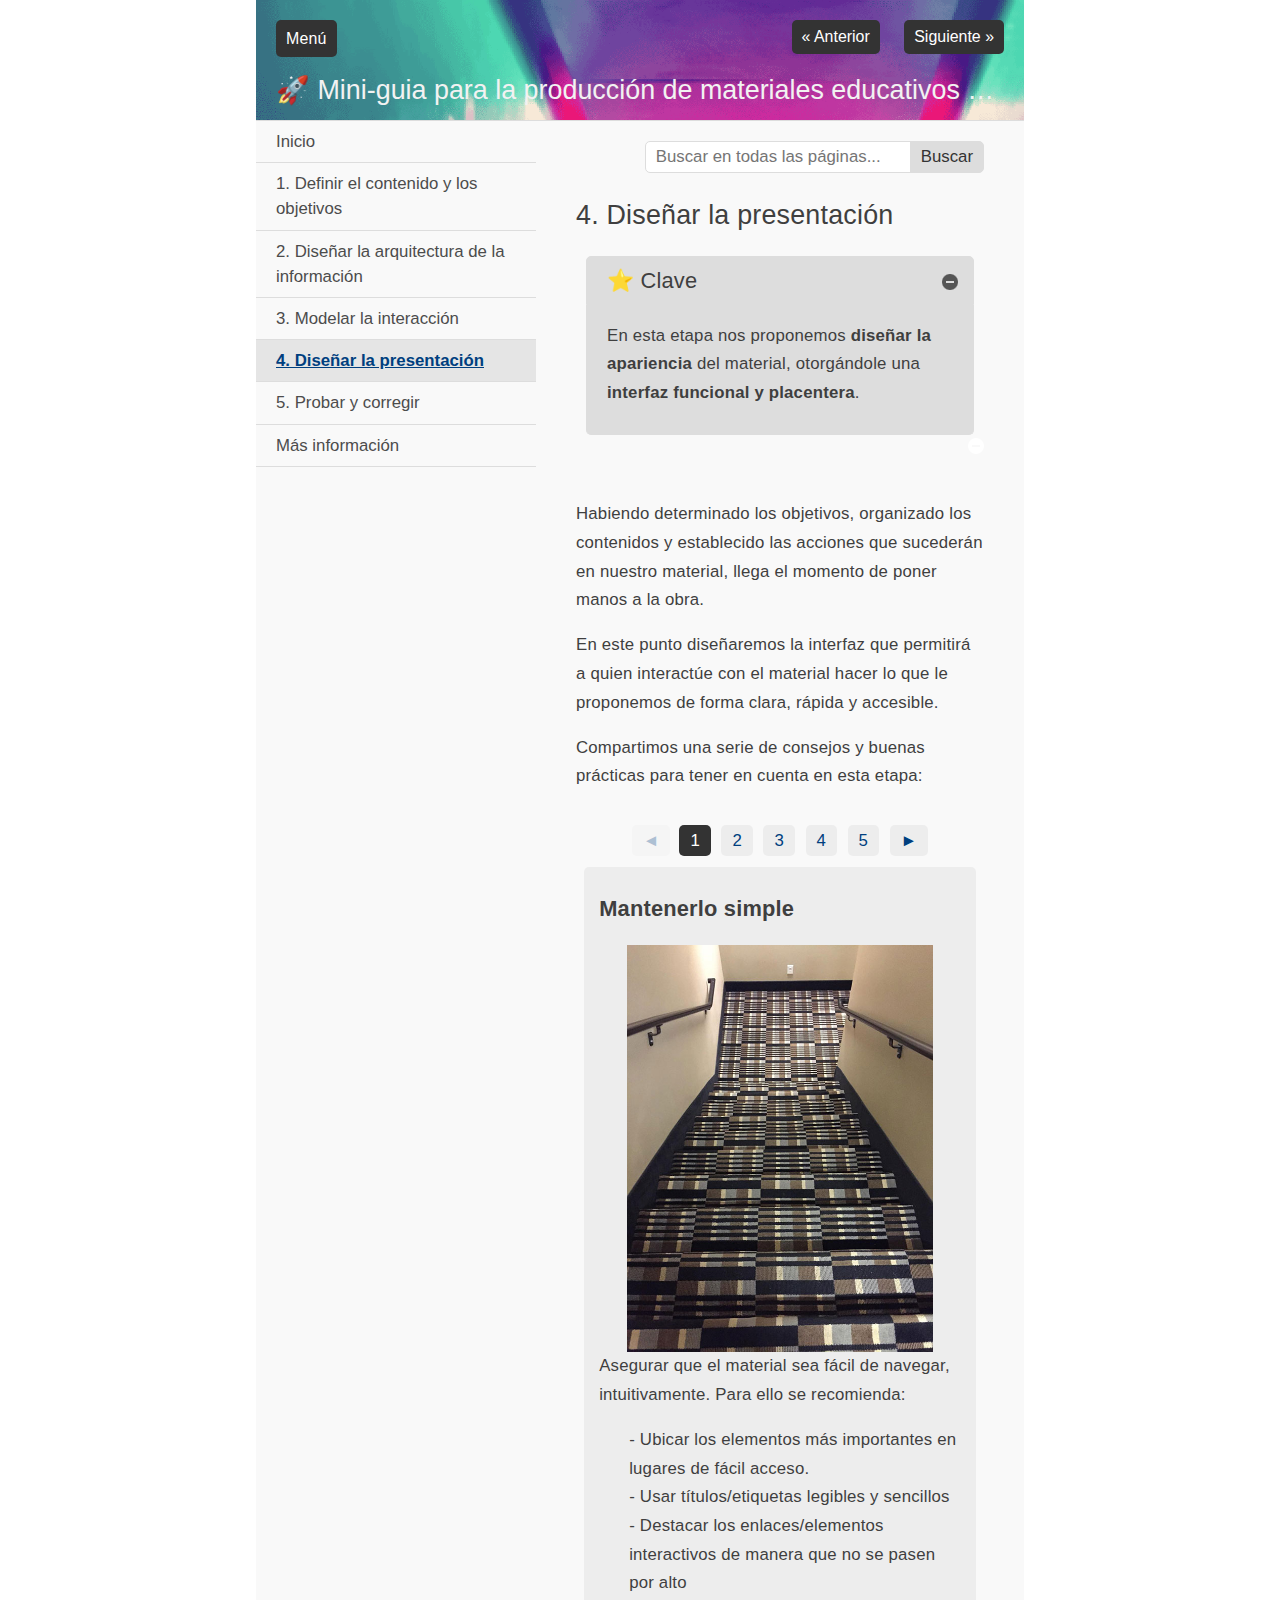
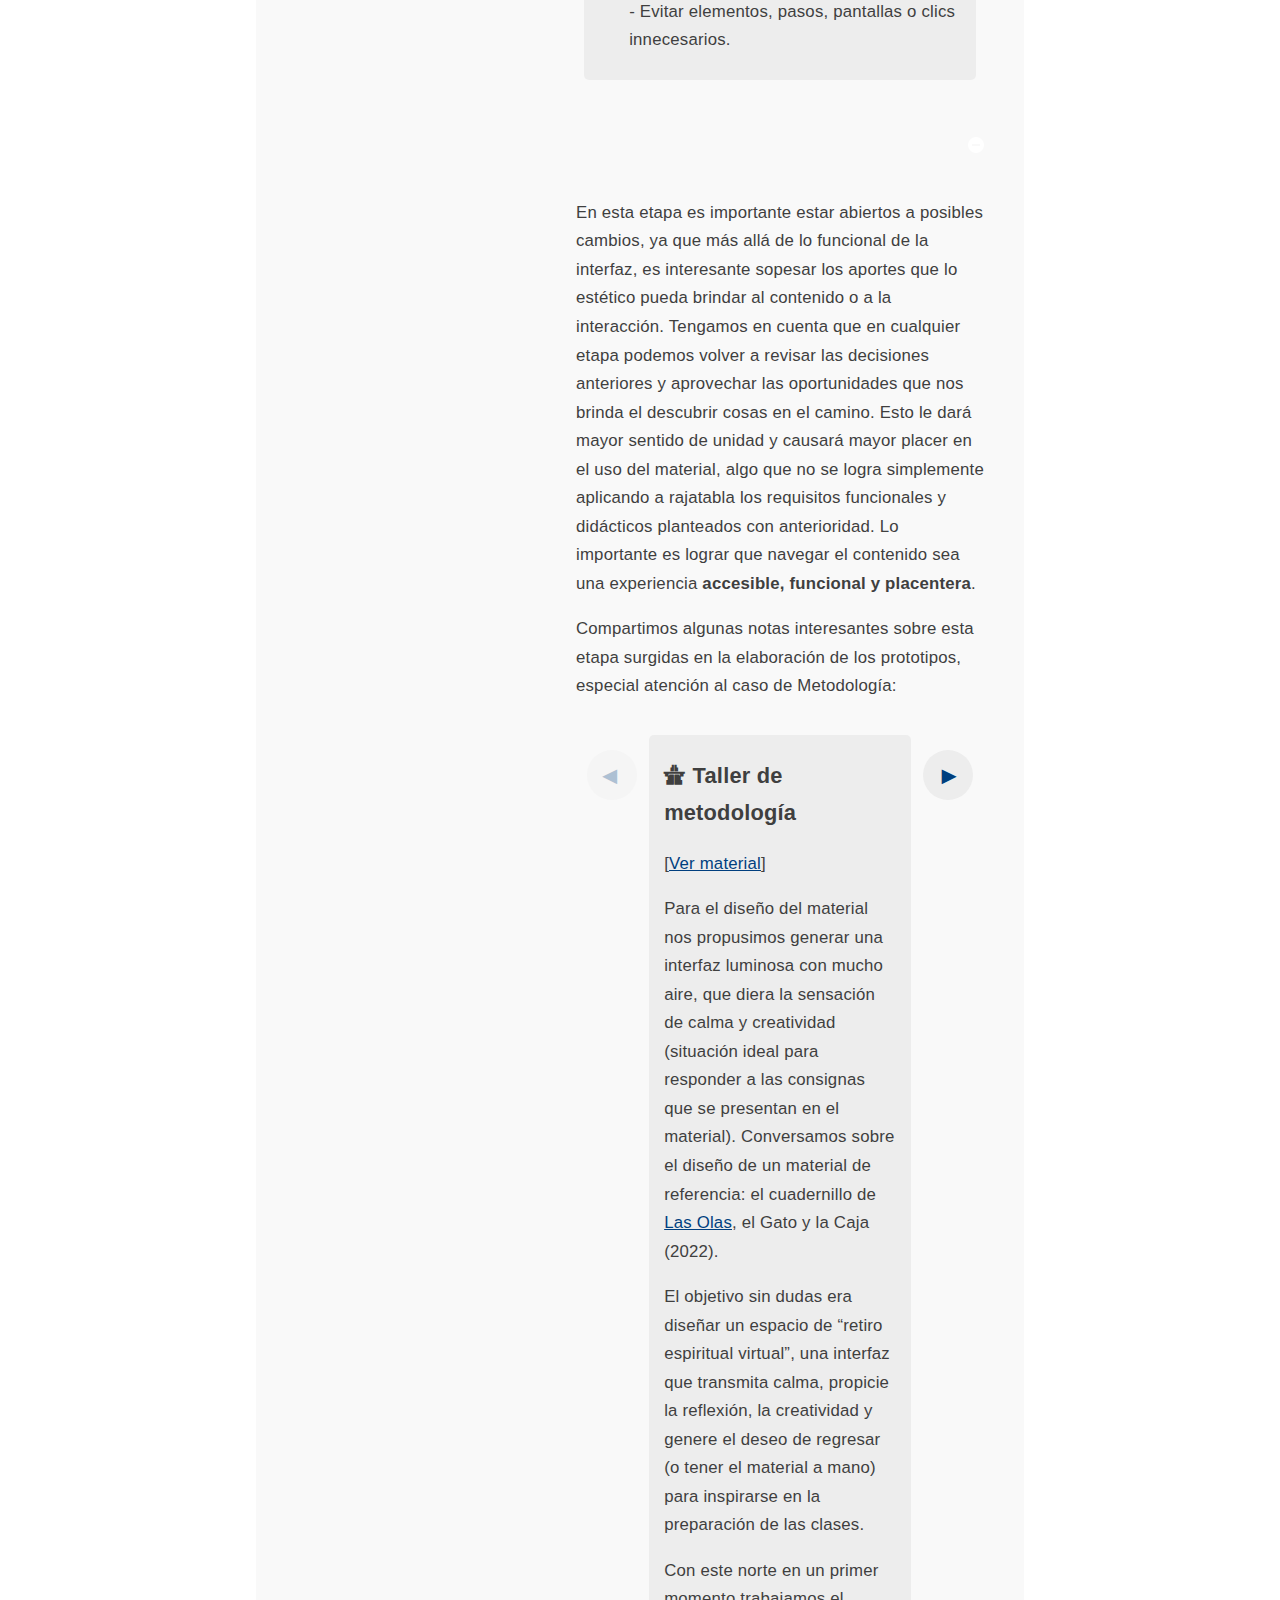
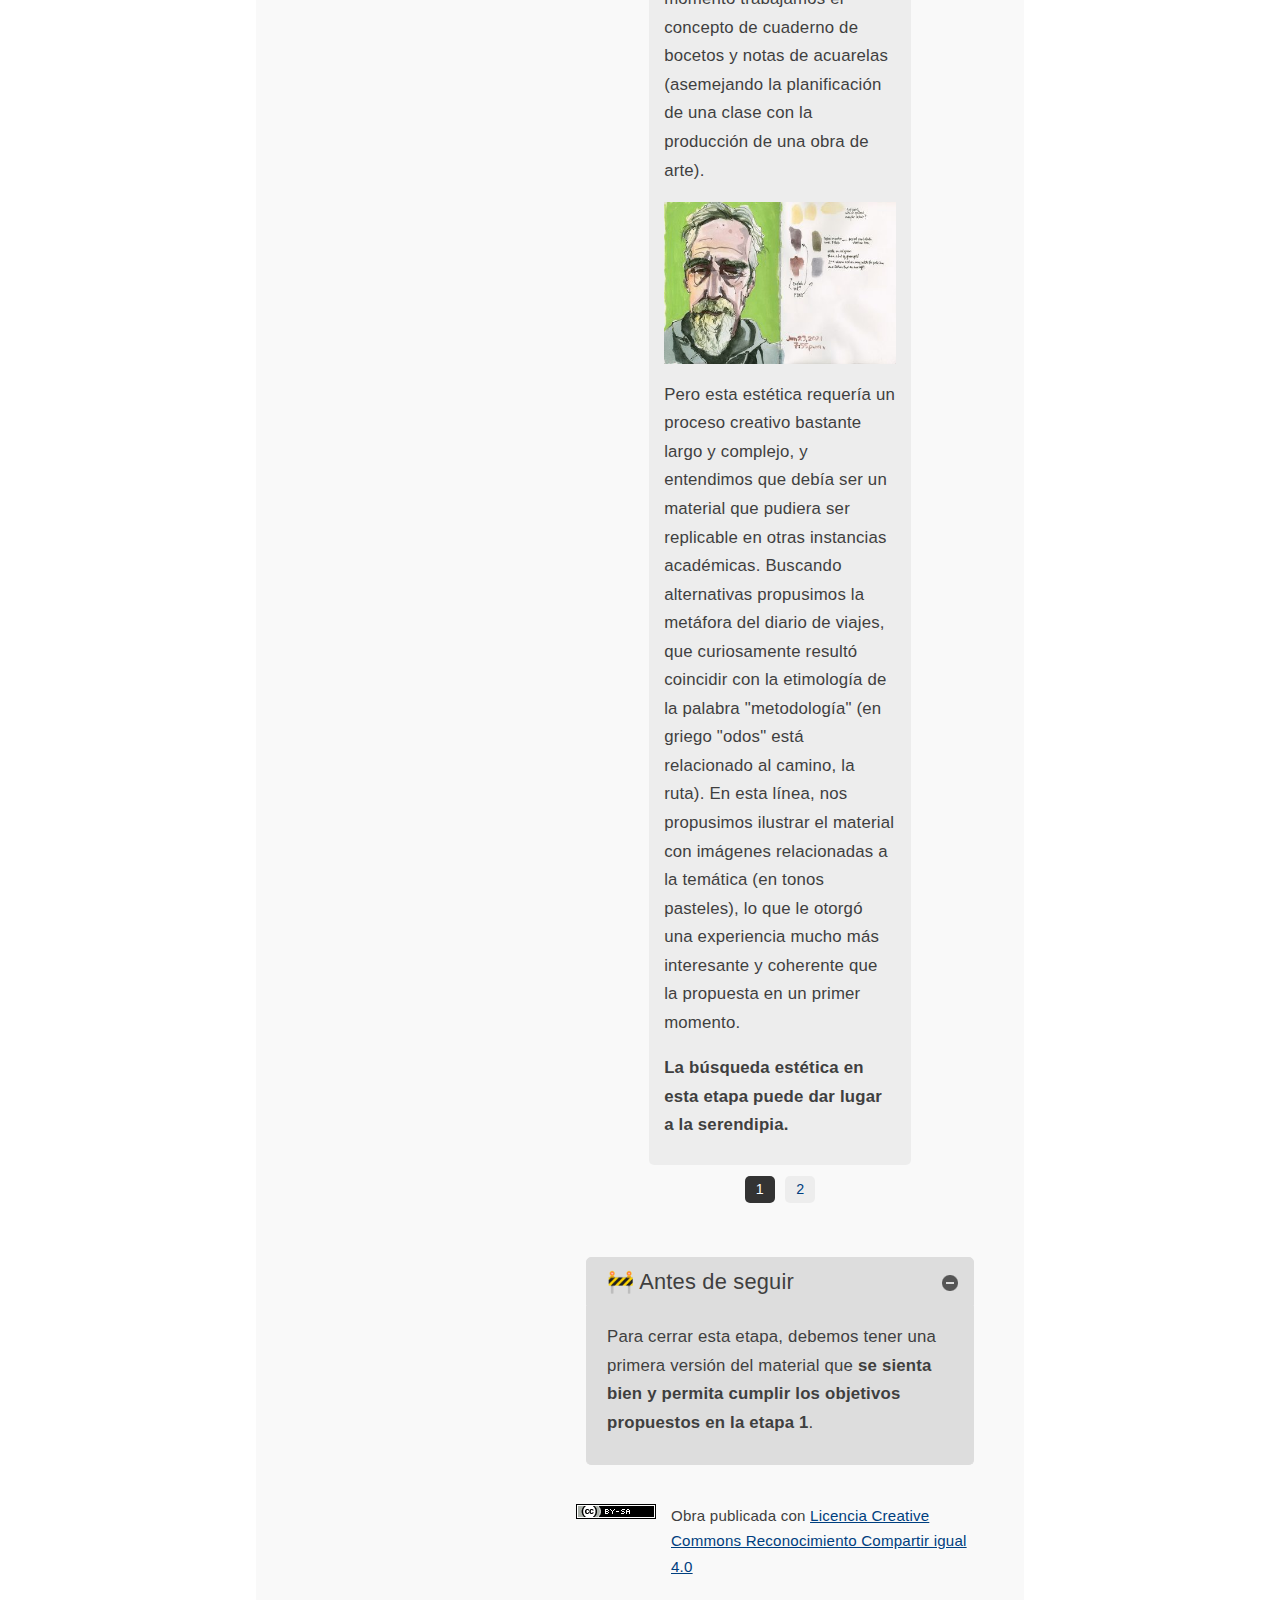
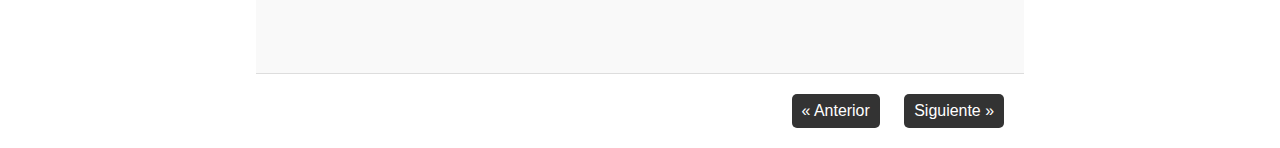
<file: 4_disear_la_presentacin.html>
<!doctype html>
<html lang="es">
<head>
<link rel="stylesheet" type="text/css" href="base.css" />
<link rel="stylesheet" type="text/css" href="exe_effects.css" />
<link rel="stylesheet" type="text/css" href="content.css" />
<link rel="stylesheet" type="text/css" href="nav.css" />
<meta http-equiv="content-type" content="text/html;  charset=utf-8" />
<title>4. Diseñar la presentación | 🚀 Mini-guia para la producción de materiales educativos hipermediales </title>
<link rel="shortcut icon" href="favicon.ico" type="image/x-icon" />
<meta name="author" content="FyPE - FCE UNC" />
<link rel="license" type="text/html" href="http://creativecommons.org/licenses/by-sa/4.0/" />
<meta name="generator" content="eXeLearning 2.8 - exelearning.net" />
<!--[if lt IE 9]><script type="text/javascript" src="exe_html5.js"></script><![endif]-->
<script type="text/javascript" src="exe_jquery.js"></script>
<script type="text/javascript" src="exe_effects.js"></script>
<script type="text/javascript" src="common_i18n.js"></script>
<script type="text/javascript" src="common.js"></script>
<meta name="viewport" content="width=device-width, initial-scale=1" />
    </head>
<body class="exe-web-site exe-search-bar" id="exe-node-8"><script type="text/javascript">document.body.className+=" js"</script>
<div id="content">
<p id="skipNav"><a href="#main" class="sr-av">Saltar la navegación</a></p>
<header id="header"  style="background-image: url(verde-hipermedia.png); background-repeat: no-repeat;"><div id="headerContent">🚀 Mini-guia para la producción de materiales educativos hipermediales</div></header>
<nav id="siteNav">
<ul>
   <li><a href="index.html" class="daddy main-node">Inicio</a></li>
   <li><a href="1_definir_el_contenido_y_los_objetivos.html" class="no-ch">1. Definir el contenido y los objetivos</a></li>
   <li><a href="2_disear_la_arquitectura_de_la_informacin.html" class="no-ch">2. Diseñar la arquitectura de la información</a></li>
   <li><a href="3_modelar_la_interaccin.html" class="no-ch">3. Modelar la interacción</a></li>
   <li id="active"><a href="4_disear_la_presentacin.html" class="active no-ch">4. Diseñar la presentación</a></li>
   <li><a href="5_probar_y_corregir.html" class="no-ch">5. Probar y corregir</a></li>
   <li><a href="ms_informacin.html" class="no-ch">Más información</a></li>
</ul>
</nav>
<div id='topPagination'>
<nav class="pagination noprt">
<a href="3_modelar_la_interaccin.html" class="prev"><span><span>&laquo; </span>Anterior</span></a> <span class="sep">| </span><a href="5_probar_y_corregir.html" class="next"><span>Siguiente<span> &raquo;</span></span></a>
</nav>
</div>
<div id="main-wrapper">
<section id="main">
<header id="nodeDecoration"><h1 id="nodeTitle">4. Diseñar la presentación</h1></header>
<article class="iDevice_wrapper textIdevice em_iDevice" id="id19">
<div class="iDevice emphasis1" >
<header class="iDevice_header iDevice_header_noIcon"><h1 class="iDeviceTitle">⭐ Clave</h1></header>
<div class="iDevice_inner">
<div class="iDevice_content_wrapper">
<div id="ta19_142_2" class="block iDevice_content">
<div class="exe-text"><p>En esta etapa nos proponemos <strong>diseñar la apariencia</strong> del material, otorgándole una <strong>interfaz funcional y placentera</strong>.</p></div>
</div>
</div>
</div>
</div>
</article>
<article class="iDevice_wrapper textIdevice" id="id23">
<div class="iDevice emphasis0" >
<div id="ta23_146_2" class="block iDevice_content">
<div class="exe-text"><p>Habiendo determinado los objetivos, organizado los contenidos y establecido las acciones que sucederán en nuestro material, llega el momento de poner manos a la obra.</p>
<p>En este punto diseñaremos la interfaz que permitirá a quien interactúe con el material hacer lo que le proponemos de forma clara, rápida y accesible.</p>
<p>Compartimos una serie de consejos y buenas prácticas para tener en cuenta en esta etapa:</p>
<div class="exe-fx exe-paginated">
<h2>Mantenerlo simple</h2>
<p><img src="escalera.jpg" alt="escalera complicada" title="escalera complicada" style="display: block; margin-left: auto; margin-right: auto;" width="306" height="408" />Asegurar que el material sea fácil de navegar, intuitivamente. Para ello se recomienda:</p>
<p style="padding-left: 30px;">- Ubicar los elementos más importantes en lugares de fácil acceso.<br />- Usar títulos/etiquetas legibles y sencillos<br />- Destacar los enlaces/elementos interactivos de manera que no se pasen por alto<br />- Evitar elementos, pasos, pantallas o clics innecesarios.</p>
<h2>Aprovechar los formatos disponibles</h2>
<p>Hay contenidos que se prestan mejor a determinados formatos. Evaluemos nuestros temas y pensemos qué formatos hipermediales pueden beneficiarlo.</p>
<p><img src="manual-danza.jpg" alt="manual de danza" title="manual de danza" style="display: block; margin-left: auto; margin-right: auto;" width="1024" height="758" /></p>
<h2>Economizar</h2>
<p>Procurar lograr nuestro objetivo con la menor cantidad/variedad de elementos posibles.</p>
<p><img src="less.jpg" alt="todo lo que necesitas es menos" title="todo lo que necesitas es menos" style="display: block; margin-left: auto; margin-right: auto;" width="900" height="675" /></p>
<h2>Tener en cuenta diferentes dispositivos</h2>
<p>Testear el material en diferentes tipos de dispositivos o pantallas para asegurarse que todo el material sea navegable.</p>
<p><img src="responsive.gif" alt="diseñar para distintos dispositivos" title="diseñar para distintos dispositivos" style="display: block; margin-left: auto; margin-right: auto;" width="640" height="426" /></p>
<h2>Composición visual</h2>
<p>Tener presentes algunos principios de diseño básicos:</p>
<p style="padding-left: 30px;"><strong>Accesibilidad:</strong> usar colores que no cansen la vista, tipografías legibles.</p>
<p style="padding-left: 30px;"><strong>Contraste:</strong> crear una jerarquía visual, que permita distinguir claramente los elementos<br /><strong></strong></p>
<p style="padding-left: 30px;"><strong>Proximidad:</strong> facilita a los usuarios asociar componentes relacionados, alentándolos a hacer clic o tocar el elemento correcto.<br /><strong></strong></p>
<p style="padding-left: 30px;"><strong>Alineación:</strong> hace que las interfaces se vean más ordenadas y organizadas. Úselo para guiar la vista de los usuarios hacia los elementos principales.<br /><strong></strong></p>
<p style="padding-left: 30px;"><strong>Simetría:</strong> crea una sensación de equilibrio y orden, lo que hace que sea mucho más fácil para los usuarios navegar por la interfaz.<br /><strong></strong></p>
<p style="padding-left: 30px;"><strong>Comentarios:</strong> especificar comentarios e instrucciones adicionales sobre las secciones o acciones posibles del material puede ayudar a animar a interactuar<br /><strong></strong></p>
<p style="padding-left: 30px;"><strong>Asequibilidad:</strong> el principio de diseño que describe cómo se puede utilizar el objeto. Define la relación entre el usuario y el objeto.<br /><strong></strong></p>
<p style="padding-left: 30px;"><strong>Mapeo:</strong> este principio de diseño de UI se refiere a cómo los usuarios asocian ciertas acciones con elementos específicos en la pantalla y viceversa. Por ejemplo, las personas a menudo esperan que la imagen de un sobre esté asociada con el correo electrónico y un ícono de lupa para representar una búsqueda.</p>
<p style="padding-left: 30px; text-align: center;"><a href="https://lawsofux.com/es/" target="_blank" rel="noopener"><img src="principios-dg.png" alt="reglas de diseño" title="reglas de diseño" style="display: block; margin-left: auto; margin-right: auto;" width="872" height="879" /></a>Clic en la imagen para explorar más</p>
</div></div>
</div>
</div>
</article>
<article class="iDevice_wrapper textIdevice" id="id38">
<div class="iDevice emphasis0" >
<div id="ta38_127_2" class="block iDevice_content">
<div class="exe-text"><p>En esta etapa es importante estar abiertos a posibles cambios, ya que más allá de lo funcional de la interfaz, es interesante sopesar los aportes que lo estético pueda brindar al contenido o a la interacción. Tengamos en cuenta que en cualquier etapa podemos volver a revisar las decisiones anteriores y aprovechar las oportunidades que nos brinda el descubrir cosas en el camino. Esto le dará mayor sentido de unidad y causará mayor placer en el uso del material, algo que no se logra simplemente aplicando a rajatabla los requisitos funcionales y didácticos planteados con anterioridad. Lo importante es lograr que navegar el contenido sea una experiencia <strong>accesible, funcional y placentera</strong>.</p>
<p>Compartimos algunas notas interesantes sobre esta etapa surgidas en la elaboración de los prototipos, especial atención al caso de Metodología:</p>
<div class="exe-fx exe-carousel">
<h2>🛣 Taller de metodología</h2>
<p>[<a href="https://marcuse99.gitlab.io/estrategias-metodologicas/web/" target="_blank" rel="noopener">Ver material</a>]</p>
<p>Para el diseño del material nos propusimos generar una interfaz luminosa con mucho aire, que diera la sensación de calma y creatividad (situación ideal para responder a las consignas que se presentan en el material). Conversamos sobre el diseño de un material de referencia: el cuadernillo de <a href="https://elgatoylacaja.com/lasolas/indice" target="_blank" rel="noopener">Las Olas</a>, el Gato y la Caja (2022).</p>
<p>El objetivo sin dudas era diseñar un espacio de “retiro espiritual virtual”, una interfaz que transmita calma, propicie la reflexión, la creatividad y genere el deseo de regresar (o tener el material a mano) para inspirarse en la preparación de las clases.</p>
<p>Con este norte en un primer momento trabajamos el concepto de cuaderno de bocetos y notas de acuarelas (asemejando la planificación de una clase con la producción de una obra de arte).</p>
<p><img src="210123-sktchy-judith-yaws-beard-arteza-wcCRaltblog-400x280.jpg" alt="notas acuarela" title="notas acuarela" style="display: block; margin-left: auto; margin-right: auto;" width="400" height="280" /></p>
<p>Pero esta estética requería un proceso creativo bastante largo y complejo, y entendimos que debía ser un material que pudiera ser replicable en otras instancias académicas. Buscando alternativas propusimos la metáfora del diario de viajes, que curiosamente resultó coincidir con la etimología de la palabra "metodología" (en griego "odos" está relacionado al camino, la ruta). En esta línea, nos propusimos ilustrar el material con imágenes relacionadas a la temática (en tonos pasteles), lo que le otorgó una experiencia mucho más interesante y coherente que la propuesta en un primer momento.</p>
<p><strong>La búsqueda estética en esta etapa puede dar lugar a la serendipia.</strong></p>
<h2>🛒 Comercio electrónico</h2>
<p>[<a href="https://h5p.org/h5p/embed/1304801" target="_blank" rel="noopener">Ver material</a>]</p>
<p>Para la presentación visual nos propusimos acompañar los contenidos de la materia a través de un mismo código visual que nos permita generar una experiencia usuaria entretenida y agradable. Para ello exploramos diferentes recursos abiertos y gratuitos que sean fáciles de utilizar. De este modo, en lugar de utilizar imágenes o videos para presentar ejemplos o casos, seleccionamos imágenes, colores, tipografías, entre otros elementos. </p>
<p>IMÁGENES: Seleccionar imágenes de oficinas, reuniones, salas de informática, equipos de trabajo, etc.</p>
<p style="padding-left: 30px;"><a href="https://unsplash.com/" target="_blank" rel="noopener">Unsplash</a><br /><a href="https://www.chamberofcommerce.org/findaphoto/" target="_blank" rel="noopener">Finda Photo</a></p>
<p>VIDEOS</p>
<p style="padding-left: 30px;"><a href="https://www.youtube.com">Youtube</a></p>
<p>ELEMENTOS GRÁFICOS</p>
<p style="padding-left: 30px;"><a href="https://www.freepik.es" target="_blank" rel="noopener">Freepik</a></p>
<p>TIPOGRAFÍAS</p>
<p style="padding-left: 30px;"><a href="https://fontlibrary.org/" target="_blank" rel="noopener">Font Library</a><br /><a href="https://www.dafont.com/es/" target="_blank" rel="noopener">Dafonts</a><br /><a href="https://fonts.google.com" target="_blank" rel="noopener">Google fonts</a></p>
<p>PALETA DE COLORES</p>
<p style="padding-left: 30px;"><a href="https://coolors.co" target="_blank" rel="noopener">Coolors</a><br /><a href="https://www.color-hex.com/color-palettes/popular.php">Color hex</a><br /><a href="https://realtimecolors.com/" target="_blank" rel="noopener">Realtime colors</a></p>
</div></div>
</div>
</div>
</article>
<article class="iDevice_wrapper textIdevice em_iDevice" id="id27">
<div class="iDevice emphasis1" >
<header class="iDevice_header iDevice_header_noIcon"><h1 class="iDeviceTitle">🚧 Antes de seguir</h1></header>
<div class="iDevice_inner">
<div class="iDevice_content_wrapper">
<div id="ta27_120_2" class="block iDevice_content">
<div class="exe-text"><p>Para cerrar esta etapa, debemos tener una primera versión del material que <strong>se sienta bien y permita cumplir los objetivos propuestos en la etapa 1</strong>.</p></div>
</div>
</div>
</div>
</div>
</article>
<div id="packageLicense" class="cc cc-by-sa">
<p><span>Obra publicada con</span> <a rel="license" href="http://creativecommons.org/licenses/by-sa/4.0/">Licencia Creative Commons Reconocimiento Compartir igual 4.0</a></p>
</div>
</section>
</div>
<div id='bottomPagination'>
<nav class="pagination noprt">
<a href="3_modelar_la_interaccin.html" class="prev"><span><span>&laquo; </span>Anterior</span></a> <span class="sep">| </span><a href="5_probar_y_corregir.html" class="next"><span>Siguiente<span> &raquo;</span></span></a>
</nav>
</div>
</div>
<script type="text/javascript" src="_style_js.js"></script></body></html>
</file>
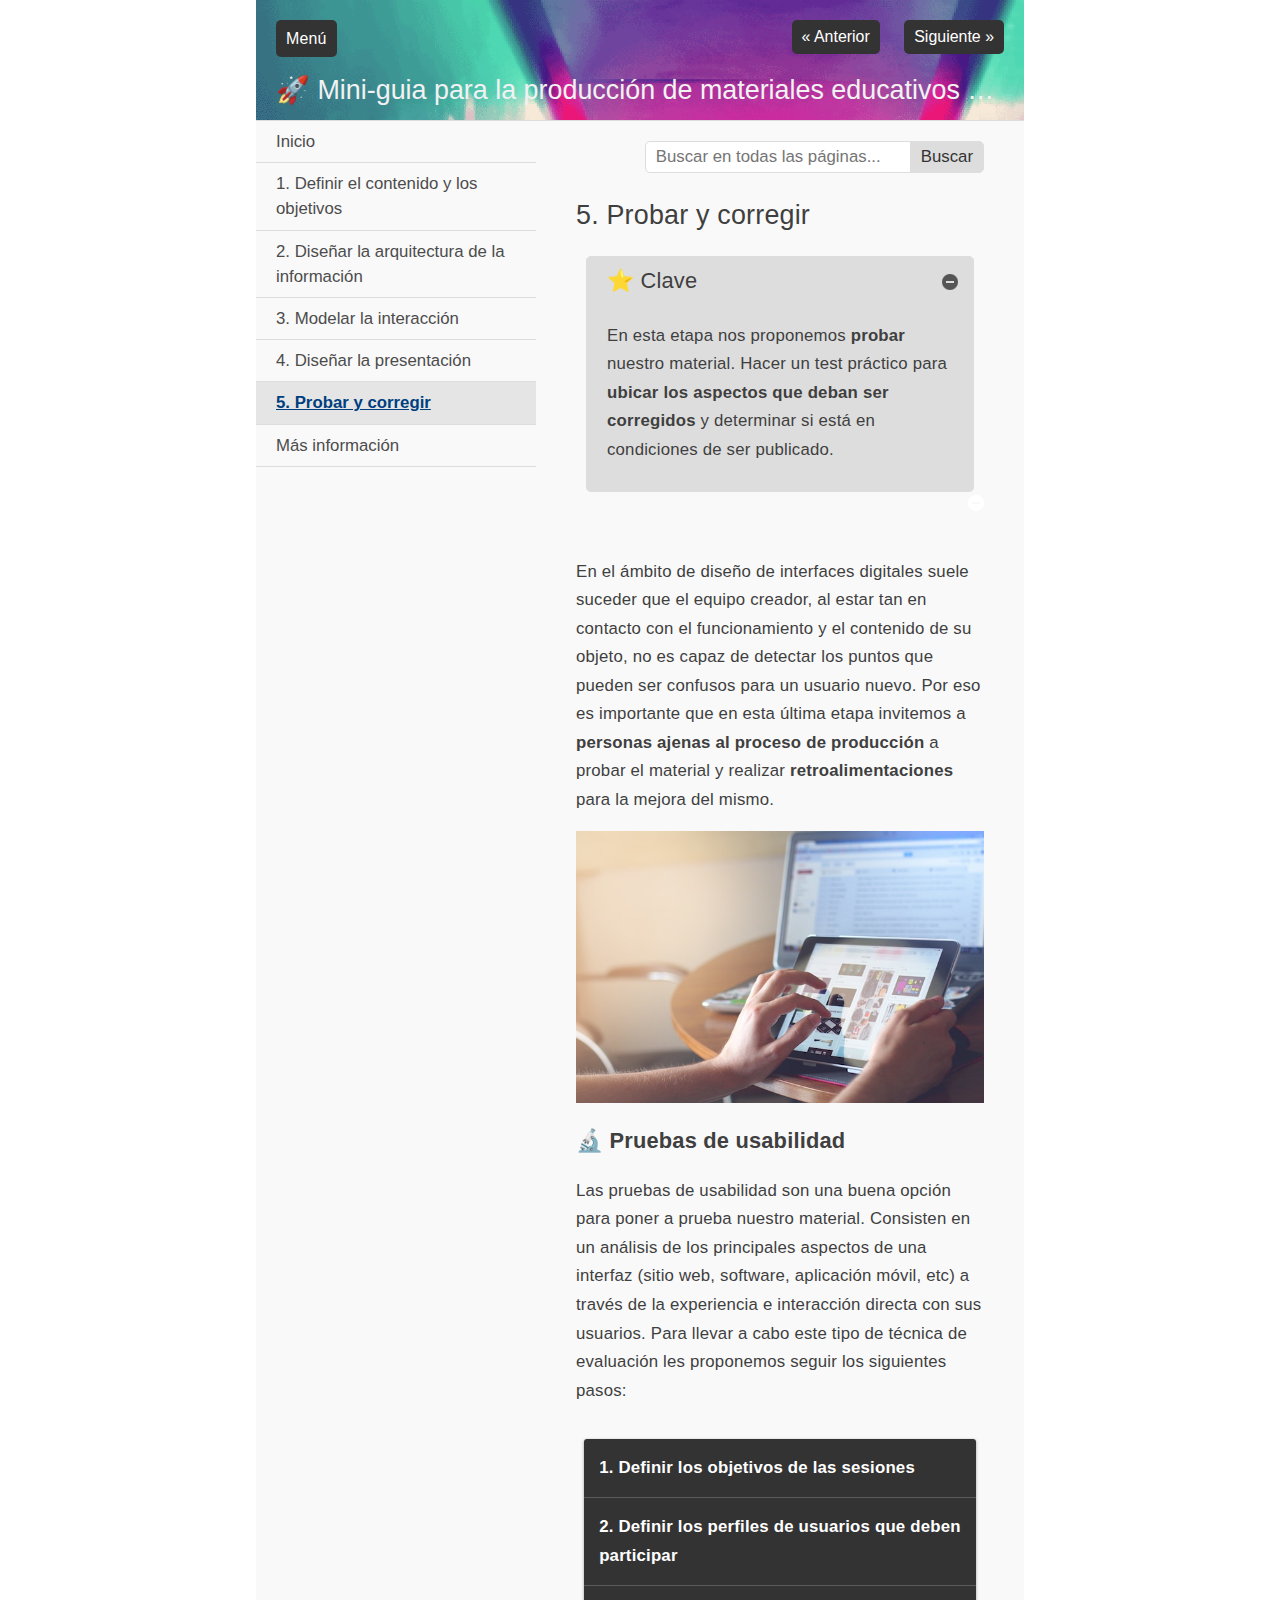
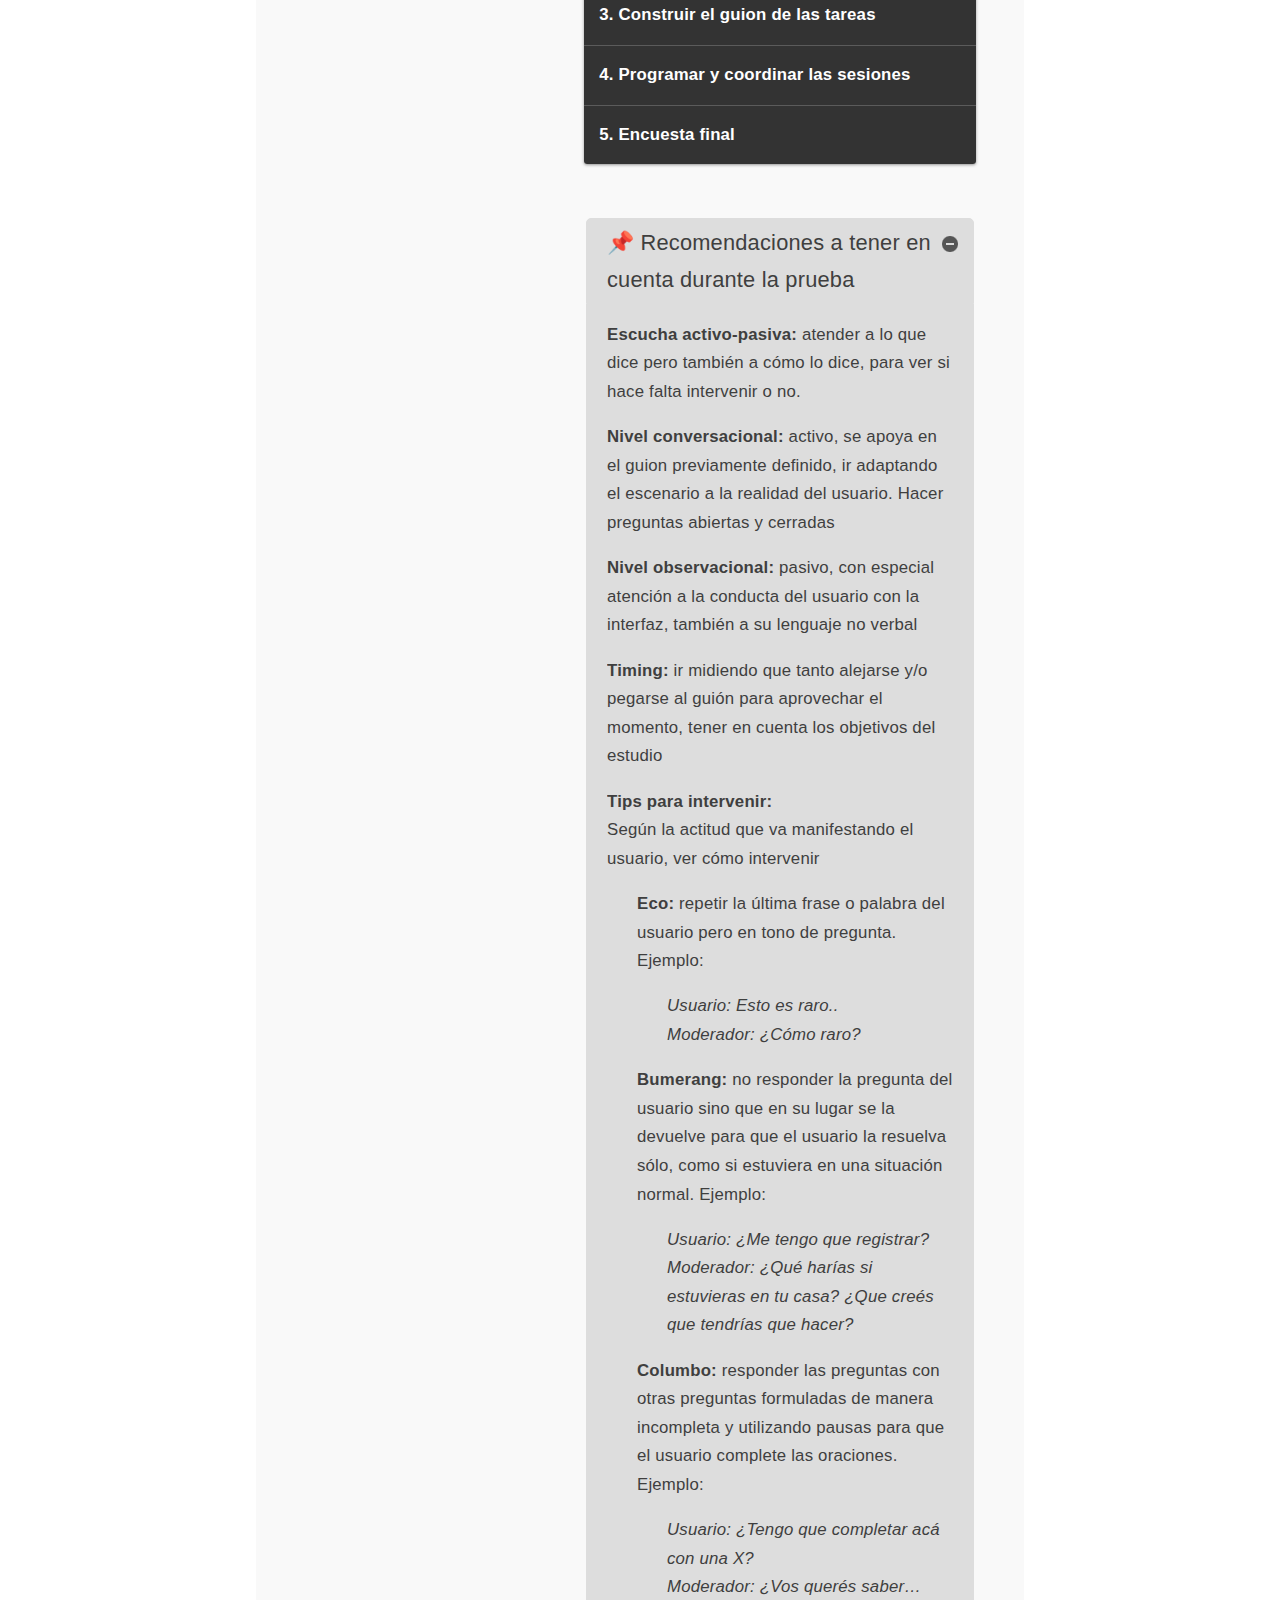
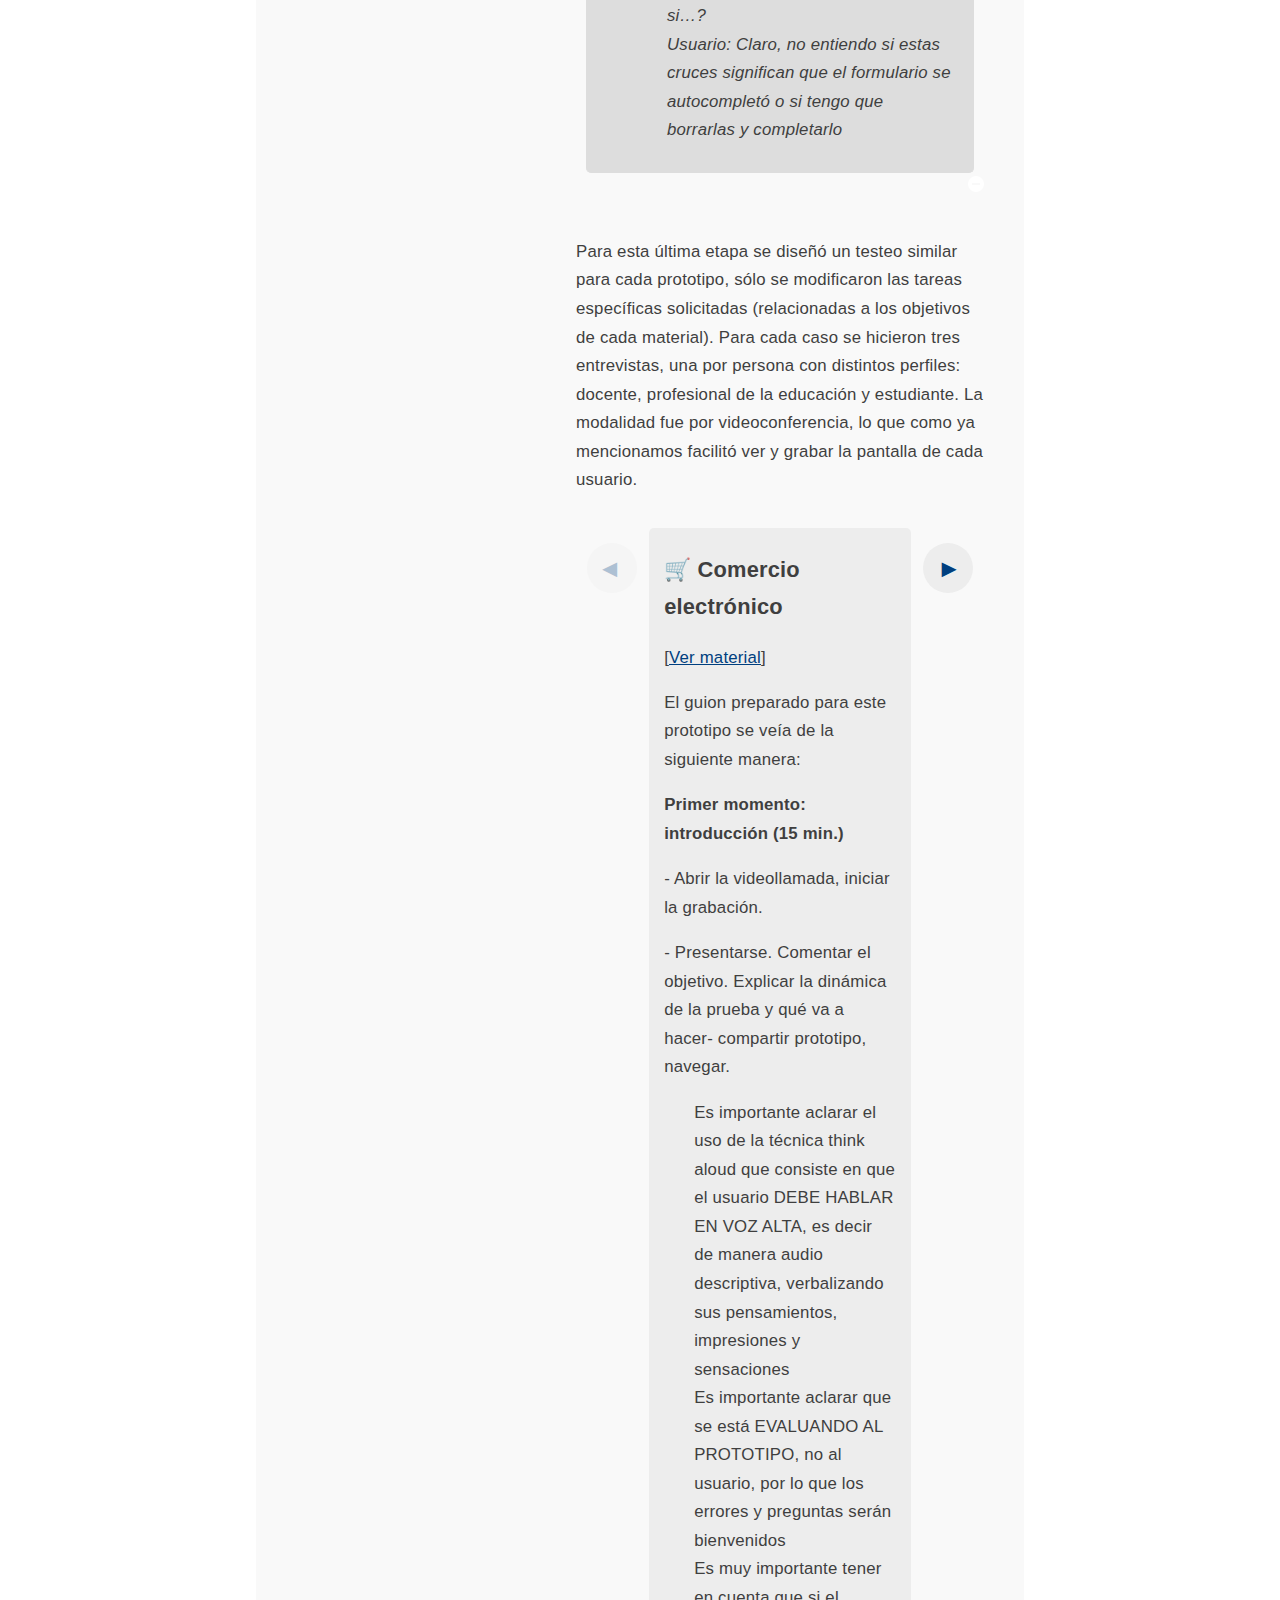
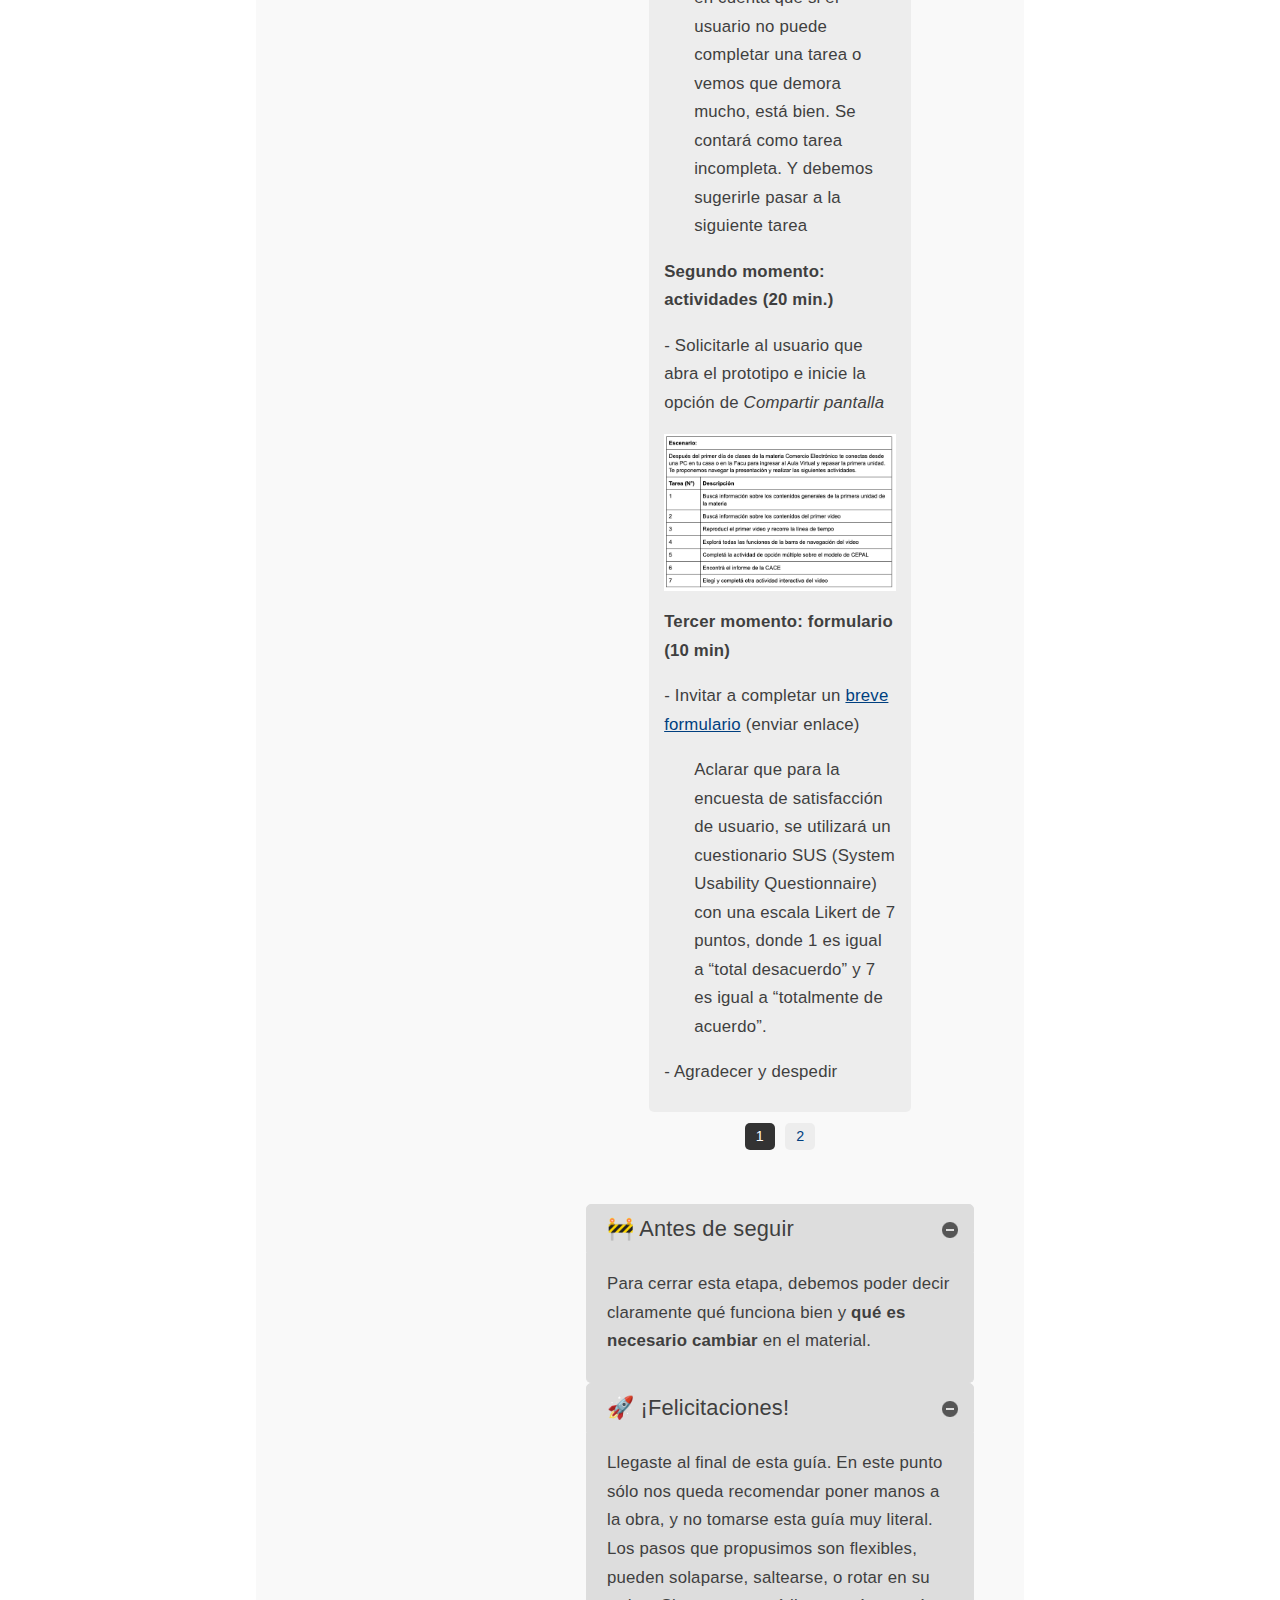
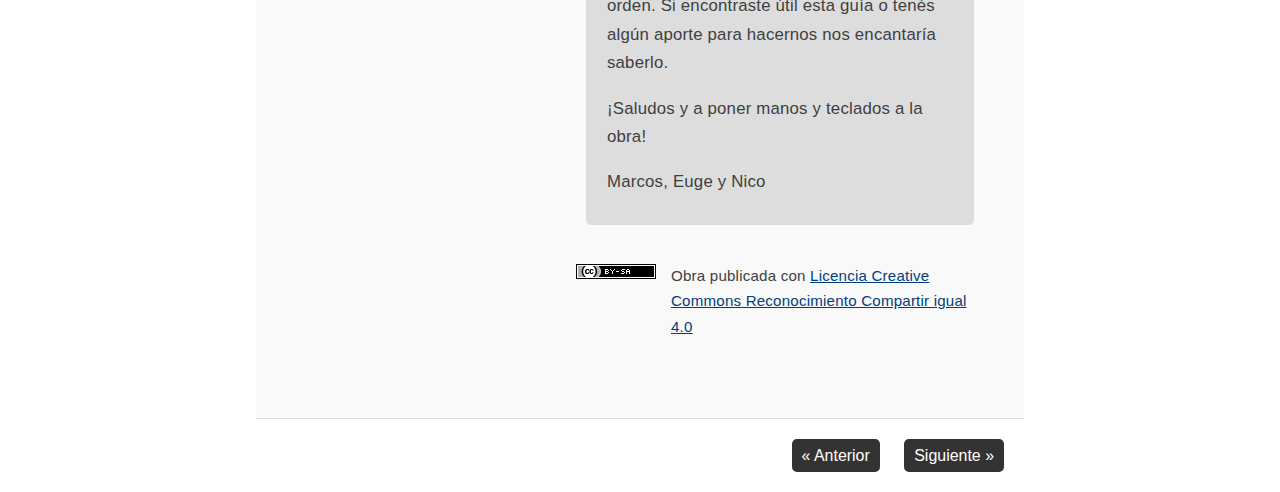
<file: 5_probar_y_corregir.html>
<!doctype html>
<html lang="es">
<head>
<link rel="stylesheet" type="text/css" href="base.css" />
<link rel="stylesheet" type="text/css" href="exe_effects.css" />
<link rel="stylesheet" type="text/css" href="content.css" />
<link rel="stylesheet" type="text/css" href="nav.css" />
<meta http-equiv="content-type" content="text/html;  charset=utf-8" />
<title>5. Probar y corregir | 🚀 Mini-guia para la producción de materiales educativos hipermediales </title>
<link rel="shortcut icon" href="favicon.ico" type="image/x-icon" />
<meta name="author" content="FyPE - FCE UNC" />
<link rel="license" type="text/html" href="http://creativecommons.org/licenses/by-sa/4.0/" />
<meta name="generator" content="eXeLearning 2.8 - exelearning.net" />
<!--[if lt IE 9]><script type="text/javascript" src="exe_html5.js"></script><![endif]-->
<script type="text/javascript" src="exe_jquery.js"></script>
<script type="text/javascript" src="exe_effects.js"></script>
<script type="text/javascript" src="common_i18n.js"></script>
<script type="text/javascript" src="common.js"></script>
<meta name="viewport" content="width=device-width, initial-scale=1" />
    </head>
<body class="exe-web-site exe-search-bar" id="exe-node-9"><script type="text/javascript">document.body.className+=" js"</script>
<div id="content">
<p id="skipNav"><a href="#main" class="sr-av">Saltar la navegación</a></p>
<header id="header"  style="background-image: url(verde-hipermedia.png); background-repeat: no-repeat;"><div id="headerContent">🚀 Mini-guia para la producción de materiales educativos hipermediales</div></header>
<nav id="siteNav">
<ul>
   <li><a href="index.html" class="daddy main-node">Inicio</a></li>
   <li><a href="1_definir_el_contenido_y_los_objetivos.html" class="no-ch">1. Definir el contenido y los objetivos</a></li>
   <li><a href="2_disear_la_arquitectura_de_la_informacin.html" class="no-ch">2. Diseñar la arquitectura de la información</a></li>
   <li><a href="3_modelar_la_interaccin.html" class="no-ch">3. Modelar la interacción</a></li>
   <li><a href="4_disear_la_presentacin.html" class="no-ch">4. Diseñar la presentación</a></li>
   <li id="active"><a href="5_probar_y_corregir.html" class="active no-ch">5. Probar y corregir</a></li>
   <li><a href="ms_informacin.html" class="no-ch">Más información</a></li>
</ul>
</nav>
<div id='topPagination'>
<nav class="pagination noprt">
<a href="4_disear_la_presentacin.html" class="prev"><span><span>&laquo; </span>Anterior</span></a> <span class="sep">| </span><a href="ms_informacin.html" class="next"><span>Siguiente<span> &raquo;</span></span></a>
</nav>
</div>
<div id="main-wrapper">
<section id="main">
<header id="nodeDecoration"><h1 id="nodeTitle">5. Probar y corregir</h1></header>
<article class="iDevice_wrapper textIdevice em_iDevice" id="id20">
<div class="iDevice emphasis1" >
<header class="iDevice_header iDevice_header_noIcon"><h1 class="iDeviceTitle">⭐ Clave</h1></header>
<div class="iDevice_inner">
<div class="iDevice_content_wrapper">
<div id="ta20_143_2" class="block iDevice_content">
<div class="exe-text"><p>En esta etapa nos proponemos <strong>probar</strong> nuestro material. Hacer un test práctico para <strong>ubicar los aspectos que deban ser corregidos</strong> y determinar si está en condiciones de ser publicado.</p></div>
</div>
</div>
</div>
</div>
</article>
<article class="iDevice_wrapper textIdevice" id="id21">
<div class="iDevice emphasis0" >
<div id="ta21_144_2" class="block iDevice_content">
<div class="exe-text"><p>En el ámbito de diseño de interfaces digitales suele suceder que el equipo creador, al estar tan en contacto con el funcionamiento y el contenido de su objeto, no es capaz de detectar los puntos que pueden ser confusos para un usuario nuevo. Por eso es importante que en esta última etapa invitemos a <strong>personas ajenas al proceso de producción</strong> a probar el material y realizar <strong>retroalimentaciones</strong> para la mejora del mismo.</p>
<p><img src="taras-shypka-iFSvn82XfGo-unsplash.jpg" alt="diseño de interaces" title="diseño de interaces" style="display: block; margin-left: auto; margin-right: auto;" width="640" height="427" /></p>
<h2>🔬 Pruebas de usabilidad</h2>
<p>Las pruebas de usabilidad son una buena opción para poner a prueba nuestro material. Consisten en un análisis de los principales aspectos de una interfaz (sitio web, software, aplicación móvil, etc) a través de la experiencia e interacción directa con sus usuarios. Para llevar a cabo este tipo de técnica de evaluación les proponemos seguir los siguientes pasos:</p>
<div class="exe-fx exe-accordion">
<h2>1. Definir los objetivos de las sesiones</h2>
<p>en este caso, el objetivo es evaluar la usabilidad del material educativo, prestando atención a la arquitectura de la información, el diseño de la interacción y la presentación de los contenidos. En nuestro caso de desarrollo de prototipos de materiales educativos nos planteamos los siguientes objetivos.</p>
<p style="padding-left: 30px;">¿El prototipo es fácil de usar?<br />¿El prototipo aporta valor agregado a los procesos de enseñanza-aprendizaje? ¿De qué modo? <br />¿El prototipo es útil para diferentes campos disciplinares?</p>
<h2>2. Definir los perfiles de usuarios que deben participar</h2>
<p>es conveniente preseleccionar a participantes que sean cercanos al público de destino. En nuestro caso, seleccionamos tres perfiles: docentes, estudiantes y técnicos educativos.</p>
<h2>3. Construir el guion de las tareas</h2>
<p>El tercer paso es elaborar una serie de mensajes y tareas que usaremos para explicitar y solicitar a los usuarios que realicen determinado tipo de tareas durante cada momento de la prueba.</p>
<h2>4. Programar y coordinar las sesiones</h2>
<p>Acordar el día y horario con cada grupo de testeadores. Durante las sesiones una persona a cargo deberá presentar las actividades -elaboradas en el punto 2- y acompañar a los usuarios en el tiempo de exploración. Una buena idea es realizar estas sesiones por videoconferencia y durante las mismas solicitar a cada participante compartir su pantalla durante la realización de las actividades. Esto permitirá revisar luego el registro de las tareas realizadas y las apreciaciones al respecto.</p>
<p>A tener en cuenta:</p>
<p style="padding-left: 30px;">a. Siempre solicitar realizar acciones básicas para la navegación del material. Registrar las primeras impresiones, si el usuario se pierde o no, cómo reaccionan emocionalmente al material.</p>
<p style="padding-left: 30px;">b. Testear las interacciones clave. Para conocer el grado de interacción efectiva del prototipo, orienten a los usuarios a explorar y testear las partes del recurso que contengan interactividad observando las actividades que se llevan a cabo.</p>
<p style="padding-left: 30px;">c. Atención a lugares de confusión. Todo proceso de exploración supone diferentes niveles de atención y entendimiento del material, pero también puede suponer que el usuario detenga su exploración al no identificar con claridad las acciones que debe realizar. En ese caso, se sugiere reconocer la confusión, brindar una serie de orientaciones y registrar los escollos. </p>
<p style="padding-left: 30px;">d. Mantener una escucha atenta. Durante las sesiones es importante que las personas a cargo de las mismas puedan orientar con calma a los usuarios, brindando las orientaciones mínimas para su exploración y prestando atención a aquello que se manifiesta durante la sesión. Lo importante no es que complete las acciones guionadas, sino a partir de estas, descubrir dónde hemos cometido errores en el diseño y dónde podemos mejorar el material.</p>
<h2>5. Encuesta final</h2>
<p>Al finalizar la navegación es conveniente tener preparadas una serie de preguntas a modo de encuesta para conocer algunos otros aspectos que pudieran no haber surgido durante la navegación, o que pueden emerger con apreciaciones generales elaboradas posteriormente.</p>
</div>
<p></p></div>
</div>
</div>
</article>
<article class="iDevice_wrapper textIdevice em_iDevice" id="id40">
<div class="iDevice emphasis1" >
<header class="iDevice_header iDevice_header_noIcon"><h1 class="iDeviceTitle">📌 Recomendaciones a tener en cuenta durante la prueba</h1></header>
<div class="iDevice_inner">
<div class="iDevice_content_wrapper">
<div id="ta40_120_2" class="block iDevice_content">
<div class="exe-text"><p><strong>Escucha activo-pasiva:</strong> atender a lo que dice pero también a cómo lo dice, para ver si hace falta intervenir o no. </p>
<p><strong>Nivel conversacional:</strong> activo, se apoya en el guion previamente definido, ir adaptando el escenario a la realidad del usuario. Hacer preguntas abiertas y cerradas</p>
<p><strong>Nivel observacional:</strong> pasivo, con especial atención a la conducta del usuario con la interfaz, también a su lenguaje no verbal</p>
<p><strong>Timing:</strong> ir midiendo que tanto alejarse y/o pegarse al guión para aprovechar el momento, tener en cuenta los objetivos del estudio</p>
<p><strong>Tips para intervenir:</strong><br />Según la actitud que va manifestando el usuario, ver cómo intervenir</p>
<p style="padding-left: 30px;"><strong>Eco:</strong> repetir la última frase o palabra del usuario pero en tono de pregunta. Ejemplo:</p>
<p style="padding-left: 60px;"><em>Usuario: Esto es raro..</em><br /><em>Moderador: ¿Cómo raro?</em></p>
<p style="padding-left: 30px;"><strong>Bumerang:</strong> no responder la pregunta del usuario sino que en su lugar se la devuelve para que el usuario la resuelva sólo, como si estuviera en una situación normal. Ejemplo:</p>
<p style="padding-left: 60px;"><em>Usuario: ¿Me tengo que registrar?</em><br /><em>Moderador: ¿Qué harías si estuvieras en tu casa? ¿Que creés que tendrías que hacer?</em></p>
<p style="padding-left: 30px;"><strong>Columbo:</strong> responder las preguntas con otras preguntas formuladas de manera incompleta y utilizando pausas para que el usuario complete las oraciones. Ejemplo:</p>
<p style="padding-left: 60px;"><em>Usuario: ¿Tengo que completar acá con una X?</em><br /><em>Moderador: ¿Vos querés saber… si…?</em><br /><em>Usuario: Claro, no entiendo si estas cruces significan que el formulario se autocompletó o si tengo que borrarlas y completarlo</em></p></div>
</div>
</div>
</div>
</div>
</article>
<article class="iDevice_wrapper textIdevice" id="id39">
<div class="iDevice emphasis0" >
<div id="ta39_128_2" class="block iDevice_content">
<div class="exe-text"><p>Para esta última etapa se diseñó un testeo similar para cada prototipo, sólo se modificaron las tareas específicas solicitadas (relacionadas a los objetivos de cada material). Para cada caso se hicieron tres entrevistas, una por persona con distintos perfiles: docente, profesional de la educación y estudiante. La modalidad fue por videoconferencia, lo que como ya mencionamos facilitó ver y grabar la pantalla de cada usuario.</p>
<div class="exe-fx exe-carousel">
<h2>🛒 Comercio electrónico</h2>
<p>[<a href="https://h5p.org/h5p/embed/1304801" target="_blank" rel="noopener">Ver material</a>]</p>
<p>El guion preparado para este prototipo se veía de la siguiente manera:</p>
<p><strong>Primer momento: introducción (15 min.)</strong></p>
<p>- Abrir la videollamada, iniciar la grabación.</p>
<p>- Presentarse. Comentar el objetivo. Explicar la dinámica de la prueba y qué va a hacer- compartir prototipo, navegar.</p>
<p style="padding-left: 30px;">Es importante aclarar el uso de la técnica think aloud que consiste en que el usuario DEBE HABLAR EN VOZ ALTA, es decir de manera audio descriptiva, verbalizando sus pensamientos, impresiones y sensaciones<br />Es importante aclarar que se está EVALUANDO AL PROTOTIPO, no al usuario, por lo que los errores y preguntas serán bienvenidos<br />Es muy importante tener en cuenta que si el usuario no puede completar una tarea o vemos que demora mucho, está bien. Se contará como tarea incompleta. Y debemos sugerirle pasar a la siguiente tarea</p>
<p><strong>Segundo momento: actividades (20 min.)</strong></p>
<p>- Solicitarle al usuario que abra el prototipo e inicie la opción de <em>Compartir pantalla</em></p>
<p><img src="guion-comercioe.png" alt="guion comercio electronico" title="guion comercio electronico" style="display: block; margin-left: auto; margin-right: auto;" width="618" height="420" /></p>
<p><strong>Tercer momento: formulario (10 min)</strong></p>
<p>- Invitar a completar un <a href="https://docs.google.com/forms/d/e/1FAIpQLSfvLUfzq_91Oj4NJFtEAk-3K1LC0OaEjB40S3K0y64NCHVh-A/viewform" target="_blank" rel="noopener">breve formulario</a> (enviar enlace)</p>
<p style="padding-left: 30px;">Aclarar que para la encuesta de satisfacción de usuario, se utilizará un cuestionario SUS (System Usability Questionnaire) con una escala Likert de 7 puntos, donde 1 es igual a “total desacuerdo” y 7 es igual a “totalmente de acuerdo”.</p>
<p>- Agradecer y despedir</p>
<h2>🛣 Taller de metodología</h2>
<p>[<a href="https://marcuse99.gitlab.io/estrategias-metodologicas/web/" target="_blank" rel="noopener">Ver material</a>]</p>
<p>En este caso el procedimiento fue idéntico, pero las actividades a evaluar fueron:</p>
<p><img src="guion-metodo.png" alt="tabla actividades metodologia" title="tabla actividades metodologia" style="display: block; margin-left: auto; margin-right: auto;" width="618" height="373" /></p>
<p>A partir del test, pudimos detectar las siguientes correcciones:</p>
<p style="padding-left: 30px;">✅ Los nombres de bloques en el menú diferían a los mostrados en la página 1 (corregido).<br />✅ No se hacía evidente que las imágenes del inicio tenían enlaces (corregido).<br />✅ Las citas en la sección “El vivo la clase vivida” podían mostrarse mejor (corregido).<br />✅ La imagen del capítulo final se ve demasiado grande (corregido).<br />⏹ El cierre queda un poco seco, sería mejor agregar una pequeña síntesis que retome lo abordado (falta corregir).</p>
<p>También se recibieron comentarios positivos que destacaron:</p>
<blockquote class="exe-quote-cite styled-qc">
<p>“es un formato interesante para materias largas”</p>
</blockquote>
<blockquote class="exe-quote-cite styled-qc">
<p>“es muy clara y simple la navegación”</p>
</blockquote>
<blockquote class="exe-quote-cite styled-qc">
<p>“está bueno para el desarrollo de bolillas, o presentar síntesis y temas principales”</p>
</blockquote>
<blockquote class="exe-quote-cite styled-qc">
<p>“está buena la caja de búsqueda”</p>
</blockquote>
<p>Por lo comentado, pudimos hacer una rápida corrección de algunos puntos importantes y valoramos que el material ya estaba en condiciones para ser usado.</p>
<p></p>
</div></div>
</div>
</div>
</article>
<article class="iDevice_wrapper textIdevice em_iDevice" id="id22">
<div class="iDevice emphasis1" >
<header class="iDevice_header iDevice_header_noIcon"><h1 class="iDeviceTitle">🚧 Antes de seguir</h1></header>
<div class="iDevice_inner">
<div class="iDevice_content_wrapper">
<div id="ta22_145_2" class="block iDevice_content">
<div class="exe-text"><p>Para cerrar esta etapa, debemos poder decir claramente qué funciona bien y <strong>qué es necesario cambiar</strong> en el material.</p></div>
</div>
</div>
</div>
</div>
</article>
<article class="iDevice_wrapper textIdevice em_iDevice" id="id41">
<div class="iDevice emphasis1" >
<header class="iDevice_header iDevice_header_noIcon"><h1 class="iDeviceTitle">🚀 ¡Felicitaciones!</h1></header>
<div class="iDevice_inner">
<div class="iDevice_content_wrapper">
<div id="ta41_121_2" class="block iDevice_content">
<div class="exe-text"><p>Llegaste al final de esta guía. En este punto sólo nos queda recomendar poner manos a la obra, y no tomarse esta guía muy literal. Los pasos que propusimos son flexibles, pueden solaparse, saltearse, o rotar en su orden. Si encontraste útil esta guía o tenés algún aporte para hacernos nos encantaría saberlo.</p>
<p>¡Saludos y a poner manos y teclados a la obra!</p>
<p>Marcos, Euge y Nico</p></div>
</div>
</div>
</div>
</div>
</article>
<div id="packageLicense" class="cc cc-by-sa">
<p><span>Obra publicada con</span> <a rel="license" href="http://creativecommons.org/licenses/by-sa/4.0/">Licencia Creative Commons Reconocimiento Compartir igual 4.0</a></p>
</div>
</section>
</div>
<div id='bottomPagination'>
<nav class="pagination noprt">
<a href="4_disear_la_presentacin.html" class="prev"><span><span>&laquo; </span>Anterior</span></a> <span class="sep">| </span><a href="ms_informacin.html" class="next"><span>Siguiente<span> &raquo;</span></span></a>
</nav>
</div>
</div>
<script type="text/javascript" src="_style_js.js"></script></body></html>
</file>
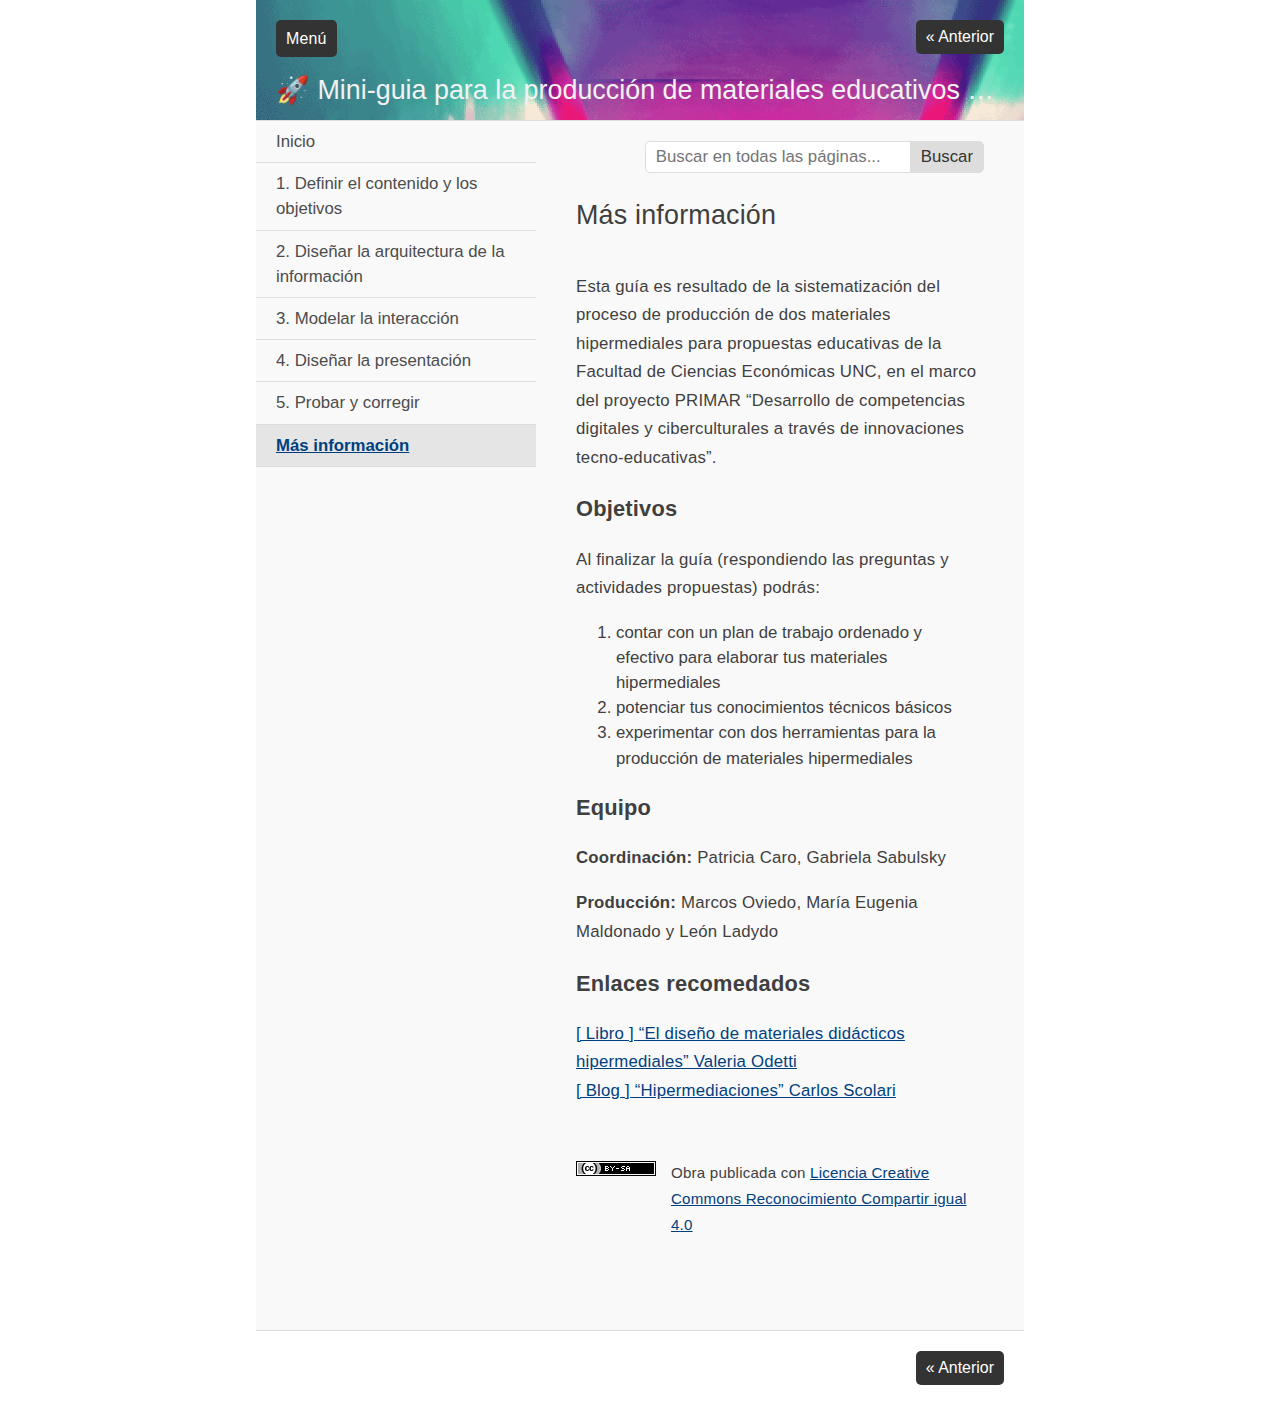
<file: ms_informacin.html>
<!doctype html>
<html lang="es">
<head>
<link rel="stylesheet" type="text/css" href="base.css" />
<link rel="stylesheet" type="text/css" href="content.css" />
<link rel="stylesheet" type="text/css" href="nav.css" />
<meta http-equiv="content-type" content="text/html;  charset=utf-8" />
<title>Más información | 🚀 Mini-guia para la producción de materiales educativos hipermediales </title>
<link rel="shortcut icon" href="favicon.ico" type="image/x-icon" />
<meta name="author" content="FyPE - FCE UNC" />
<link rel="license" type="text/html" href="http://creativecommons.org/licenses/by-sa/4.0/" />
<meta name="generator" content="eXeLearning 2.8 - exelearning.net" />
<!--[if lt IE 9]><script type="text/javascript" src="exe_html5.js"></script><![endif]-->
<script type="text/javascript" src="exe_jquery.js"></script>
<script type="text/javascript" src="common_i18n.js"></script>
<script type="text/javascript" src="common.js"></script>
<meta name="viewport" content="width=device-width, initial-scale=1" />
    </head>
<body class="exe-web-site exe-search-bar" id="exe-node-3"><script type="text/javascript">document.body.className+=" js"</script>
<div id="content">
<p id="skipNav"><a href="#main" class="sr-av">Saltar la navegación</a></p>
<header id="header"  style="background-image: url(verde-hipermedia.png); background-repeat: no-repeat;"><div id="headerContent">🚀 Mini-guia para la producción de materiales educativos hipermediales</div></header>
<nav id="siteNav">
<ul>
   <li><a href="index.html" class="daddy main-node">Inicio</a></li>
   <li><a href="1_definir_el_contenido_y_los_objetivos.html" class="no-ch">1. Definir el contenido y los objetivos</a></li>
   <li><a href="2_disear_la_arquitectura_de_la_informacin.html" class="no-ch">2. Diseñar la arquitectura de la información</a></li>
   <li><a href="3_modelar_la_interaccin.html" class="no-ch">3. Modelar la interacción</a></li>
   <li><a href="4_disear_la_presentacin.html" class="no-ch">4. Diseñar la presentación</a></li>
   <li><a href="5_probar_y_corregir.html" class="no-ch">5. Probar y corregir</a></li>
   <li id="active"><a href="ms_informacin.html" class="active no-ch">Más información</a></li>
</ul>
</nav>
<div id='topPagination'>
<nav class="pagination noprt">
<a href="5_probar_y_corregir.html" class="prev"><span><span>&laquo; </span>Anterior</span></a>
</nav>
</div>
<div id="main-wrapper">
<section id="main">
<header id="nodeDecoration"><h1 id="nodeTitle">Más información</h1></header>
<article class="iDevice_wrapper textIdevice" id="id10">
<div class="iDevice emphasis0" >
<div id="ta10_133_2" class="block iDevice_content">
<div class="exe-text"><p>Esta guía es resultado de la sistematización del proceso de producción de dos materiales hipermediales para propuestas educativas de la Facultad de Ciencias Económicas UNC, en el marco del proyecto PRIMAR “Desarrollo de competencias digitales y ciberculturales a través de innovaciones tecno-educativas”.</p>
<p></p>
<h2>Objetivos</h2>
<p>Al finalizar la guía (respondiendo las preguntas y actividades propuestas) podrás:</p>
<ol>
<li>contar con un plan de trabajo ordenado y efectivo para elaborar tus materiales hipermediales</li>
<li>potenciar tus conocimientos técnicos básicos</li>
<li>experimentar con dos herramientas para la producción de materiales hipermediales</li>
</ol>
<h2></h2>
<h2>Equipo</h2>
<p><strong>Coordinación:</strong> Patricia Caro, Gabriela Sabulsky</p>
<p><strong>Producción:</strong> Marcos Oviedo, María Eugenia Maldonado y León Ladydo</p>
<p></p>
<h2>Enlaces recomedados</h2>
<p><a href="https://www.teseopress.com/materialesdidacticoshipermediales/chapter/81/" target="_blank" rel="noopener">[ Libro ] “El diseño de materiales didácticos hipermediales” Valeria Odetti</a><br /><a href="https://hipermediaciones.com/" target="_blank" rel="noopener">[ Blog ] “Hipermediaciones” Carlos Scolari</a></p></div>
</div>
</div>
</article>
<div id="packageLicense" class="cc cc-by-sa">
<p><span>Obra publicada con</span> <a rel="license" href="http://creativecommons.org/licenses/by-sa/4.0/">Licencia Creative Commons Reconocimiento Compartir igual 4.0</a></p>
</div>
</section>
</div>
<div id='bottomPagination'>
<nav class="pagination noprt">
<a href="5_probar_y_corregir.html" class="prev"><span><span>&laquo; </span>Anterior</span></a>
</nav>
</div>
</div>
<script type="text/javascript" src="_style_js.js"></script></body></html>
</file>
<file: base.css>
/*
eXe
Copyright 2004-2006, University of Auckland
Copyright 2004-2007 eXe Project, New Zealand Tertiary Education Commission
base style sheet for all themes
*/
body{margin:0;padding:0 10px 10px 10px;font-family:arial,verdana,helvetica,sans-serif;font-size:.8em}#header{text-align:left;height:50px;padding-left:20px;font-size:2.2em;font-weight:bold}a{text-decoration:none}a:hover,a:focus{text-decoration:underline}img.submit,img.help,img.info,img.gallery{border:0}li{list-style-position:inside}#nodeDecoration{padding:.1em;border-bottom:0;text-align:right}.block,.feedback{display:block;padding-top:.25em;padding-bottom:.25em}.feedback{font-family:times,serif;font-size:120%}.feedback-button p{margin:0}.emphasis0{padding-left:0;margin:0}.iDeviceTitle{font-weight:bold;position:relative;top:-18px}input.feedbackbutton{margin-top:10px;margin-bottom:10px}.popupDiv{background-color:#EDEFF0;border:2px solid #607489;padding:0 4px 4px 4px;margin-left:15px;text-align:left;z-index:99;border-radius:3px}.popupDivLabel{text-align:center;font:message-box;font-weight:bold;color:#fff;cursor:move;margin:0 -4px;background-image:url(popup_bg.gif)}@media print{.feedback{display:block!important}.feedback.iDevice_solution a{text-decoration:none;color:inherit}.iDevice_solution li span{display:none}div.node,article.node{page-break-after:always}.external-iframe{display:none}.external-iframe-src{display:block!important;margin:2em 0;font-size:.95em;text-align:center}#made-with-eXe{display:none}}.external-iframe{border:0}.iDevice a,#siteFooter a,#packageLicense a,.toggle-idevice a{text-decoration:underline}.iDevice a:hover,#siteFooter a:hover,#packageLicense a:hover,.toggle-idevice a:hover{text-decoration:none}.pre-code{background:#112C4A;color:#E7ECF1;font-family:Monaco,Courier,monospace;border-radius:9px;font-size:12px;margin:2em 1em;overflow:auto;padding:20px}.iDevice_content{position:relative;max-width:100%}.exe-epub3 .iDevice_content{position:static}.iDevice_header{background-position:0 50%;background-repeat:no-repeat}.iDevice_header.iDevice_header_noIcon{background-image:none;padding:5px 0}.TrueFalseIdevice label{white-space:nowrap;margin-right:1em;line-height:1.7em}.exe-dl{margin-bottom:2em;margin-left:1.5em}.exe-dl dt{font-weight:bold}.exe-dl dd{margin:1em 1.5em}.js .exe-dl dt{margin:1.2em 0 0 0}.exe-dl dt a{text-decoration:underline}.exe-dl .icon,.exe-dl-toggler a{display:block;width:20px;height:20px;font-size:1.2em;margin-right:1em;line-height:20px;text-align:center;float:left;border-radius:2px;position:relative}.exe-dl-toggler{height:20px;margin:1.5em}.exe-dl-toggler a{margin-left:0;font-weight:bold}.js .exe-dl dd{display:none;padding-left:0;margin:1em 1em 1em 37px}.exe-math{display:block;margin:2em 0}.exe-math,.MathJax_Display{text-align:left!important}.exe-math.position-center,.position-center .MathJax_Display,[style*="text-align: center"] .MathJax_Display{text-align:center!important}.exe-math.position-right,.position-right .MathJax_Display,[style*="text-align: right"] .MathJax_Display{text-align:right!important}.js .show-image .exe-math-code,.js .show-code .exe-math-img{display:none}.exe-math-links{font-size:.85em}.exe-math-inline{display:inline;margin:0 .1em!important}.exe-figure{margin:2em 0;max-width:100%}.position-center{margin:2em auto}.position-right{margin:2em 0 2em auto}.float-left{float:left;margin:.5em 1.5em 1em 0}.float-right{float:right;margin:.5em 0 1em 2em}.figcaption{padding-top:.2em}.figcaption.header{padding-top:0;padding-bottom:.2em}.exe-layout-2-cols,.exe-layout-3-cols{width:100%}.exe-layout-2-cols .exe-col{float:left;width:49%}.exe-layout-2-cols .exe-col-1{padding-right:1%}.exe-layout-2-cols .exe-col-2{padding-left:1%}.exe-layout-2-30-70 .exe-col{width:69%}.exe-layout-2-30-70 .exe-col-1{width:29%}.exe-layout-2-70-30 .exe-col{width:29%}.exe-layout-2-70-30 .exe-col-1{width:69%}.exe-layout-3-cols .exe-col{float:left;width:32%}.exe-layout-3-cols .exe-col-1,.exe-layout-3-cols .exe-col-2{padding-right:2%}.exe-block-warning{background:#FCF8E3;color:#796034;border:1px solid #FAEBCC;padding:0 1em;border-radius:4px}p.exe-block-warning{padding:1em}.exe-block-alert{background:#ffc;color:#855000;border:1px solid #FFF099;padding:0 1em;border-radius:4px}p.exe-block-alert{padding:1em}.exe-block-danger{background:#FEF0EF;color:#973C3B;border:1px solid #F3DADD;padding:0 1em;border-radius:4px}p.exe-block-danger{padding:1em}.exe-block-info{background:#E1F1F9;color:#2B627D;border:1px solid #C9EDF4;padding:0 1em;border-radius:4px}p.exe-block-info{padding:1em}.exe-block-success{background:#E5F3E0;color:#336634;border:1px solid #DEEDD1;padding:0 1em;border-radius:4px}p.exe-block-success{padding:1em}.exe-block-warning a{color:#4F360A}.exe-block-alert a{color:#5B2600}.exe-block-danger a{color:#6D1211}.exe-block-info a{color:#063853}.exe-block-success a{color:#093C0A}div.exe-block-warning,div.exe-block-alert,div.exe-block-danger,div.exe-block-info,div.exe-block-success{margin:1em 0}.js a.exe-enlarge{position:relative;display:block}.exe-enlarge-icon{display:none;width:30px;height:30px;position:absolute;top:50%;left:50%;margin:-15px 0 0 -15px;border-radius:15px;background:#333;z-index:10;box-shadow:0 0 7px 0 #DDD}.exe-enlarge-icon b{width:30px;height:30px;line-height:30px;text-align:center;display:block;font-size:1.3em;color:#FFF}.exe-enlarge-icon b:before{content:"+"}.js a.exe-enlarge:hover img,.js a.exe-enlarge:focus img{opacity:.7;filter:alpha(opacity=70)}a.exe-enlarge:hover .exe-enlarge-icon,a.exe-enlarge:focus .exe-enlarge-icon{display:block;*display:none}.exe-clear{overflow:auto}.toggle-idevice,.exe-hidden,.js-required,.js .js-hidden,.exe-mindmap-code{display:none}.js .js-required{display:block}#packageLicense{text-align:center}.js #main .iDevice_hint_title{font-size:1em;margin-top:0;font-weight:normal;*margin-top:1em}.iDevice_hint{margin-bottom:1.5em}.iDevice_hint_title a{background-repeat:no-repeat;background-position:0 50%;padding-left:23px;text-decoration:none}.iDevice_hint_content{padding:0 23px}.iDevice_answer{overflow:hidden;*margin:1.5em 0}.iDevice_answer{overflow:hidden}.iDevice_answer p{margin-top:0}.iDevice_answer-field{width:2.5em;float:left}.js .iDevice_answer-content,.js .iDevice_answer-feedback{padding-left:2.5em}.hidden-idevice .image_text{display:none}abbr[title],acronym[title]{text-decoration:none;border-bottom:1px dotted}.pagination.page-counter{text-align:center}.pagination.noprt .sep{display:none}.pagination.noprt .page-counter{margin-right:20px}#topPagination .page-counter{margin-left:20px;margin-right:0}#skipNav{margin:0;position:absolute;width:100%}.sr-av,.js .js-sr-av,#skipNav a,.exe-hidden-accessible,.js .exe-tooltip-text{position:absolute;overflow:hidden;clip:rect(0 0 0 0);clip:rect(0,0,0,0);height:0}#skipNav a{background:#333;color:#fff;padding:.4em .85em}#skipNav a:active,#skipNav a:focus{position:static;overflow:visible;clip:auto;height:auto}.exe-table{margin:2em auto;max-width:100%;border:1px solid #CCC;border-collapse:collapse;border-spacing:0}.exe-table tr{background:#fff}.exe-table caption{padding:.5em 0;text-align:center;font-style:italic}.exe-table td,.exe-table th{border:1px solid #CCC;margin:0;padding:.5em 1em}.exe-table thead{background:#ddd;color:#000;text-align:left}.exe-table tr:nth-child(2n-1) td,.exe-table tbody tr:nth-child(2n-1) th{background:#F4F4F4}.exe-table tbody tr:nth-child(2n) th{background:#F4F4F4}.exe-table tbody tr:nth-child(2n-1) th{background:#E4E4E4}.exe-table thead+tbody tr:nth-child(2n) th{background:#fff}.exe-table thead+tbody tr:nth-child(2n-1) th{background:#F4F4F4}.exe-table-minimalist{margin:2em auto;border-collapse:collapse}.exe-table-minimalist tr{background:#fff}.exe-table-minimalist thead th{color:#000;padding:.6em 1.5em .6em .8em;border-bottom:2px solid #CCC;text-align:left}.exe-table-minimalist td,.exe-table-minimalist tbody th{border-bottom:1px solid #ccc;color:#555;padding:.5em 1.5em .5em .8em}.exe-table-minimalist tbody tr:hover td,.exe-table-minimalist tbody tr:hover th{color:#222}.exe-table-minimalist tr:nth-child(2n-1) td,.exe-table-minimalist tbody tr:nth-child(2n-1) th{background:#F9F9F9}.exe-table-minimalist caption{text-align:center;font-style:italic;border-bottom:2px solid #CCC;padding:.6em 0}.exe-table-responsive{display:block;overflow-x:auto;border:none}.exe-table-responsive,.exe-table-responsive th,.exe-table-responsive tr,.exe-table-responsive td{width:auto!important}body .qtip{font-size:.85em;line-height:1.5em}.qtip .exe-tooltip-text{position:relative;overflow:auto;clip:auto;height:auto}ol.auto-numbered{counter-reset:item}.auto-numbered ol{counter-reset:item}.auto-numbered li{display:block}.auto-numbered li:before{content:counters(item,".") ".- ";counter-increment:item}.exe-quote-cite cite{display:block;text-align:right;margin-top:-.5em}.exe-link-data{font-size:.8em;margin:0 .2em}.exe-link-data abbr{cursor:help}.styled-qc{font-family:Georgia,serif;font-style:italic;margin:1.5em 2.5em;padding:.25em 3.5em;position:relative}.styled-qc:before{display:block;content:"\201C";font-size:5em;position:absolute;left:0;top:-20px}.js .pbl-task-info{visibility:hidden}.pbl-task-info dt{float:left;font-weight:bold;margin-right:.5em}.pbl-task-info{overflow:hidden;margin:1em 0 1.5em 20px;width:auto;float:right;text-align:right}.pbl-task-info dt{margin:0;float:left;clear:left;width:150px}.pbl-task-info dd{margin:0 0 0 150px;text-align:left;padding-left:.5em}.pbl-task-info dd:after{content:'';display:block;clear:both}.pbl-task-description{clear:both}iframe,object,embed{max-width:100%}img,video{max-width:100%;height:auto}@media all and (max-width:992px){.exe-layout-3-cols .exe-col{float:none;width:100%;padding:0}.exe-layout-3-cols .exe-col .exe-figure{margin:2em auto}}@media all and (max-width:780px){.styled-qc{margin:1.5em .5em}.exe-layout-2-cols .exe-col{float:none;width:100%;padding:0}.exe-layout-2-cols .exe-col .exe-figure{margin:2em auto}}#exe-client-search-form{text-align:right;margin-bottom:2em}#exe-client-search-form p{margin:0}#exe-client-search-text{border:1px solid #ddd;padding:5px 10px;width:250px;max-width:60%}#exe-client-search-submit{border:1px solid #ddd;padding:5px 10px;background:#ddd;margin-left:-.4em;color:#333}.exe-client-search-results #nodeTitle,.exe-client-search-results .iDevice_wrapper,#exe-client-search-results,#exe-client-search-reset{display:none}.exe-client-search-results #exe-client-search-results{display:block}.exe-client-search-results #exe-client-search-reset{display:inline;line-height:2em}#exe-client-search-results p{margin-top:1.5em}#exe-client-search-results ul{margin:1.5em 1.5em 3em 1.5em;padding:0;list-style:none}#main #exe-client-search-results li{list-style-image:none;margin-bottom:1.5em}#exe-client-search-results a{font-size:1.15em}.exe-client-search-result{background:yellow}.exe-client-search-read-more{font-size:.7em;margin-left:.2em}#exe-client-search-reset{margin-left:.5em}@media all and (max-width:700px){#exe-client-search-form{text-align:center}}@media all and (max-width:600px){.exe-client-search-results #exe-client-search-reset{display:block;margin:1em 0 0 0}}#made-with-eXe{margin:0;position:fixed;bottom:0;right:0}#made-with-eXe a{text-decoration:none;box-shadow:rgba(0,0,0,0.35) 0 5px 15px;border-top-left-radius:4px;color:#222;font-size:11px;font-family:Arial,sans-serif;line-height:35px;width:35px;height:35px;background:#fff url(exe_powered_logo.png) no-repeat 0 50%;display:block;background-size:auto 23px;text-decoration:none;transition:.5s;opacity:.8}#made-with-eXe span{padding-left:35px;padding-right:5px}#made-with-eXe span span{position:absolute;overflow:hidden;clip:rect(0 0 0 0);clip:rect(0,0,0,0);height:0}#made-with-eXe a:hover{width:auto;padding:0 5px;background-position:5px 50%;opacity:1}
</file>
<file: exe_effects.css>
/* Accordion */
.exe-accordion,.exe-accordion *{-webkit-box-sizing:border-box;-moz-box-sizing:border-box;box-sizing:border-box}
.exe-accordion{width:90%;margin:2em 0 2em 5%}
.js .exe-accordion{overflow:hidden;box-shadow:0px 1px 3px rgba(0,0,0,0.25);border-radius:3px;background:#fff;width:96%;margin-left:2%}
.fx-accordion-title,.exe-accordion h2{width:100%;padding:15px;display:inline-block;background:#333;transition:all linear 0.15s;color:#fff}
.fx-accordion-title{border-top:1px solid #fff}
.fx-accordion-title-0{border:none}
#main .exe-accordion h2{border-radius:3px;margin:0;font-size:1em}
.js .exe-accordion h2{padding:0;border:0;display:block;background:none;border-radius:3px}
.js .fx-accordion-title{text-decoration:none}
.fx-accordion-title.active,.fx-accordion-title:hover{/*background:#4c4c4c;*/filter:alpha(opacity=90);opacity:.9;text-decoration:none}
.fx-accordion-section:last-child .fx-accordion-title{border-bottom:none}
.fx-accordion-content{padding:0 15px;display:none}
/* Tabs */
.exe-tabs{margin:2em auto;width:90%}
.js .exe-tabs{width:96%}
.exe-tabs .fx-tabs{margin:0;padding:0;list-style:none;overflow:auto}
.exe-tabs h2{margin-top:2em}
.js .exe-tabs h2{margin-top:.5em}
* html .exe-tabs .fx-tabs{width:100%} /* IE6 */
.exe-tabs .fx-tabs li{display:inline}
.exe-tabs .fx-tabs a{display:block;padding:10px 15px;outline:none;float:left;text-decoration:none}
.exe-tabs .fx-tabs a:hover,.exe-tabs .fx-tabs a:focus{text-decoration:underline}
.fx-tabs .fx-current a{background:#ededed;border-top-left-radius:5px;border-top-right-radius:5px}
.exe-tabs .fx-tab-content{display:none;background:#ededed;padding:15px;border-radius:5px}
.exe-tabs .fx-default-panel{border-top-left-radius:0}
.exe-tabs .fx-tab-content.fx-current{display:block}
/* Pagination */
.exe-paginated{margin:2em auto;width:90%}
.js .exe-paginated{width:96%}
.exe-paginated .fx-pagination{margin:0 0 11px 0;padding:0;list-style:none;text-align:center}
.exe-paginated h2{margin-top:2em}
.js .exe-paginated h2{margin-top:1em}
.fx-pagination li{display:inline;padding:0;margin:0 3px}
.fx-pagination .fx-prev{margin-right:6px}
.fx-pagination a{outline:none;display:inline-block;padding:3px 11px;cursor:pointer;border-radius:5px;background:#ededed;text-decoration:none}
.fx-pagination a:hover,.fx-pagination a:focus{color:inherit;text-decoration:underline}
.fx-prev-next a{font-family:Arial,Verdana,Helvetica,sans-serif}
.fx-pagination .fx-disabled{filter:alpha(opacity=30);opacity:.3}
.fx-pagination .fx-disabled,.fx-pagination .fx-disabled a,.fx-pagination .fx-disabled a:hover{cursor:text;text-decoration:none}
.fx-pagination .fx-current a{background:#333;color:#fff}
.fx-page-content{display:none;background:#ededed;padding:1px 15px .5em 15px;border-radius:5px}
.fx-page-content.fx-current{display:block}
/* Carousel */
.exe-carousel{margin:2em auto;width:90%;position:relative}
.js .exe-carousel{width:96%}
.fx-carousel-pagination{margin:11px 0 0 0;padding:0;list-style:none;text-align:center;overflow:auto}
.exe-carousel h2{margin-top:2em}
.js .exe-carousel h2{margin-top:1em}
.fx-carousel-pagination li{display:inline;padding:0;margin:0 3px}
.fx-carousel-pagination a{outline:none;display:inline-block;padding:3px 11px;border-radius:5px;background:#ededed;text-decoration:none}
.fx-carousel-pagination a:hover,.fx-carousel-pagination a:focus{text-decoration:underline}
.fx-carousel-pagination .fx-disabled{filter:alpha(opacity=30);opacity:.3}
.fx-carousel-pagination .fx-disabled,.fx-carousel-pagination .fx-disabled a,.fx-carousel-pagination .fx-disabled a:hover{cursor:text;text-decoration:none}
.fx-carousel-pagination .fx-current a{background:#333;color:#fff}
.fx-carousel-content{display:none;background:#ededed;padding:1px 15px .5em 15px;border-radius:5px;margin:0 65px}
.fx-carousel-content.fx-current{display:block}
.fx-carousel-pagination li{font-size:.85em}
.fx-carousel-pagination .fx-carousel-prev-next{position:absolute;top:15px;left:0;*left:-10px} /* IE6, IE7 */
.fx-carousel-pagination .fx-carousel-prev-next a{width:50px;height:50px;padding:0;line-height:50px;font-size:25px;font-family:Arial,Verdana,Helvetica,sans-serif;border-radius:25px;text-align:left;text-indent:10px}
.fx-carousel-pagination .fx-carousel-prev-next a:hover{text-decoration:none;color:inherit}
.fx-carousel-pagination .fx-carousel-prev-next a:focus{text-decoration:none}
.fx-carousel-pagination .fx-carousel-next{left:auto;right:0}
.fx-carousel-pagination .fx-carousel-next a{text-indent:14px}
@media all and (max-width: 700px){
	.exe-carousel{margin-top:85px}
	.fx-carousel-content{margin:65px 0 0}
	.fx-carousel-pagination .fx-carousel-prev-next{top:-65px}
}
/* Timeline */
div.fx-timeline-container{border-left:2px solid #333;margin:20px auto;width:95%}
div.fx-timeline-toggler{float:right;margin-right:0;white-space:nowrap}
.fx-timeline-container a.fx-timeline-expand{color:#fff;cursor:pointer;background:#333;border-radius:4px;font-size:.95em;padding:3px 5px;display:block}
.fx-timeline-container a.fx-timeline-expand:hover{filter:alpha(opacity=80);opacity:.8}
div.fx-timeline-major{clear:left;float:left;margin:0 0 12px;width:95%}
.fx-timeline-major h2{cursor:pointer;font-size:1.2em;margin:0 0 10px;padding:4px 4px 4px 20px}
.fx-timeline-major h2:before{content:"—";margin-left:-20px}
.fx-timeline-major h2 a{background:#333;border-radius:4px;color:#fff;line-height:2.3em;padding:5px 10px;text-decoration:none}
div.fx-timeline-minor{clear:left;float:left;margin:0 12px 0 0;padding:4px 4px 4px 0;position:relative}
.fx-timeline-minor h3{clear:left;font-size:1.25em;list-style-type:none;line-height:1.2em;margin:5px 0 12px;padding:0 0 0 24px;white-space:nowrap}
.fx-timeline-major h3:before{content:"‒";margin:0 9px 0 -25px}
.fx-timeline-minor h3 a{color:#333;cursor:pointer;text-decoration:none}
.fx-timeline-major h2 a:hover,.fx-timeline-major h2 a:focus,.fx-timeline-minor h3 a:hover,.fx-timeline-minor h3 a:focus{text-decoration:underline}
.fx-timeline-minor h3 a.closed{font-size:1em}
.fx-timeline-event{padding-left:19px;width:100%}
.fx-timeline-event p{line-height:1.5em;margin:6px 0 10px}
.fx-timeline-container:after,.fx-timeline-event:after{content:".";display:block;clear:both;visibility:hidden;line-height:0;height:0}
.fx-timeline-container,.fx-timeline-event{display:inline-block}
html[xmlns] .fx-timeline-container,html[xmlns] .fx-timeline-event{display:block}
* html .fx-timeline-container,* html .fx-timeline-event{height:1%;overflow:visible}
.fx-static-timeline-container p{margin-left:6px}
.fx-ie-dash{float:left;line-height:3.2em;font-weight:bolder} /* IE<8 */

/* Print version */
@media print{
	.exe-tabs .fx-tabs,
	.exe-paginated .fx-pagination,
	.exe-carousel .fx-pagination{display:none}
	.exe-tabs .fx-tab-content,.exe-paginated .fx-page-content,.exe-carousel .fx-carousel-content{display:block!important;margin-bottom:1.5em}
	.exe-tabs .fx-tab-content h2.sr-av{position:relative;overflow:auto;clip:auto;height:auto}
	body .fx-accordion-title,.exe-accordion h2{background:#fff;color:inherit;font-size:1.4em}
	.fx-accordion-content{display:block}
}

/* ePub */
.exe-epub3 .exe-timeline{background:#fff;color:#333;margin:20px auto;padding:25px;border-radius:5px;border-top-left-radius:0;border-bottom-left-radius:0;border-left:2px solid #555}
.exe-epub3 .exe-timeline h2{background:#555;color:#FFF;padding:5px 20px;border-radius:5px;border-top-left-radius:0;border-bottom-left-radius:0;margin:5px 0 5px -25px;display:inline-block}
.exe-epub3 .exe-timeline h3:before{content:"‒ ";margin:0 5px 0 -25px}

/* Colors (simplified) */
.iDevice .exe-carousel li.fx-C2{background:none}
/* iDevices with emphasis */
.emphasis1 .exe-fx .fx-C1,
.emphasis1 .exe-fx .fx-C1 a{
background:#333;
color:#FFF;
}
.emphasis1 .exe-fx .fx-C2,
.emphasis1 .exe-fx .fx-C2 a,
.emphasis1 .fx-pagination a{
background:#FFF;
}
</file>
<file: content.css>
/* eXeLearning Style Designer Compatible Style */
html{font-size:105%}
body{font:100%/1.5 'Open Sans',Arial,Verdana,Helvetica,sans-serif;padding:15px;margin:0;text-align:left}

h2{font-size:1.3em}
h3{font-size:1.2em}
h4{font-size:1.1em}
h5{font-size:1em}
p{margin:1em 0}
.score.js-feedback{margin-bottom:1em}

#header,#emptyHeader,#nodeDecoration{padding:0 20px;height:auto!important;height:120px;min-height:120px;font-size:1.6em;font-weight:300;border-style:1px;border-width:1px}
#headerContent{padding-top:70px}
#header h1,#nodeDecoration h1{margin:-.5em 0 1em 0;font-size:1em;text-align:left}
#nodeDecoration{margin-bottom:15px} /* Single page */

.nodeDecoration h1{font-size:1.5em}

/* iDevices */
.iDevice{margin:20px 0 30px 0}
.iDevice_header{letter-spacing:.5px;padding:.5em 40px .5em 0;height:auto!important;height:1.7em;min-height:1.7em;position:relative}
.iDevice_header[style]{background-image:none!important}
.iDeviceTitle{font-size:1.3em;vertical-align:bottom;top:auto;display:inline-block;font-weight:300;
padding:0 10px 0 35px;background-repeat:no-repeat;background-position:0 50%;margin:0}
.iDevice_header_noIcon .iDeviceTitle{background-image:none;padding-left:20px}
.iDeviceTitle{*display:inline;*line-height:2em}/* IE6, IE7 */
.iDevice_inner{padding:10px 20px;border-width:1px;border-style:solid;border-radius:5px}

/* Clearfix */
.iDevice_content{overflow:auto}
.FileAttachIdeviceInc .iDevice_content{margin-bottom:-.5em}

/* Hide/Show iDevice */
.toggle-idevice{display:block;margin:0;text-align:right}
.iDevice_header .toggle-idevice{position:absolute;top:14px;right:0}
.toggle-idevice a{display:inline-block;width:16px;height:16px;background:url(_style_icons.png) no-repeat -50px -50px;outline:none}
.toggle-idevice .show-idevice{background-position:0 -50px}
.toggle-idevice span{position:absolute;overflow:hidden;clip:rect(0,0,0,0);height:0}
.toggle-idevice a:hover,.toggle-idevice a:focus{filter:alpha(opacity=100);opacity:1}

/* iDevice title with background-color */
input.feedbackbutton{margin:0}
.iDevice_header{border-width:1px;border-style:solid;padding-left:13px;border-top-left-radius:5px;border-top-right-radius:5px}
.hidden-idevice .iDevice_header{border-radius:5px}
.iDevice_header .toggle-idevice{margin-right:15px}
.iDevice_inner{border-top-right-radius:0;border-top-left-radius:0;border-top:0}

.ExternalUrlIdevice iframe{border:0}

/* Reset base.css */
.block,.feedback{padding:0}
.feedback{font-family:inherit;font-size:1em}
li{list-style-position:outside}
.styled-qc{margin-top:2.5em}
.exe-dl .icon,.exe-dl-toggler a{width:24px;height:24px;border-radius:12px}
.exe-dl-toggler a{line-height:22px}
.js .exe-dl dd{margin-left:44px}
.exe-enlarge-icon b{font-size:1.2em}

/* Forms */
input,select{font-size:1em;font-family:inherit}
.iDevice_hint_title a{padding-left:25px}
.iDevice_buttons input{font-size:1em;margin-right:.5em;padding:.15em .45em}
.MultichoiceIdevice .feedback p:first-child{margin-top:0}
.MultichoiceIdevice .activity-form,.MultiSelectIdevice .activity-form{margin-bottom:1em}
.TrueFalseIdevice .activity-form{margin-top:1.5em}
.TrueFalseIdevice .activity-form:first-child{margin-top:0}
.TrueFalseIdevice label{margin:0 1em}
.MultichoiceIdevice input[type=radio],.MultiSelectIdevice input[type=checkbox],.QuizTestIdevice input[type=radio]{width:16px;height:16px;margin:5px 0 0 12px}
.custom-inputs .iDevice_answer-field{width:40px}
.custom-inputs  .iDevice_answer-content,.custom-inputs  .iDevice_answer-feedback{padding-left:55px}
.custom-inputs  .iDevice_answer-content{padding-top:4px}
.styledRadio,.styledCheckbox{margin-left:12px}
.MultichoiceIdevice .feedback{margin-top:1em}
.right-option,.wrong-option{font-style:italic}
.readingIdevice .iDevice_content:first-child p:last-child,
.CasestudyIdevice .iDevice_content:first-child p:last-child{margin-bottom:0}
.readingIdevice .feedbackbutton,
.CasestudyIdevice .feedbackbutton,
.ReflectionIdevice .feedbackbutton{margin:.5em 0 1em 0}
.TrueFalseIdevice .exe-radio-option.styledRadio{display:inline-block;vertical-align:middle;margin:-2px 5px 0 0}

/* Licenses */
#packageLicense{margin:2.5em 0 1.5em 0;text-align:left;line-height:1.2em;font-size:.9em}
#packageLicense.cc{padding-left:95px;background:url(_style_licenses.png) no-repeat 0 0}
#packageLicense.cc-by-sa{background-position:0 -100px}
#packageLicense.cc-by-nd{background-position:0 -200px}
#packageLicense.cc-by-nc{background-position:0 -300px}
#packageLicense.cc-by-nc-sa{background-position:0 -400px}
#packageLicense.cc-by-nc-nd{background-position:0 -500px}
#packageLicense.cc-0{background-position:0 -600px}
#siteFooter{padding:20px}

/* Download package iDevice */
.download-packageIdevice .exe-download-package-link a{background:#333}

/* Lightbox */
.lightboxOverlay{filter:progid:DXImageTransform.Microsoft.Alpha(Opacity=95);opacity:0.95}
#lightbox .lb-caption{font-size:1em}

/* Effects - iDevices with emphasis */
.emphasis1 .exe-fx .fx-C2,
.emphasis1 .exe-fx .fx-C2 a,
.emphasis1 .fx-pagination a{
background:#ededed;
}

@media print {
    div.node{page-break-after:auto} /* base.css */
    .iDevice{margin-bottom:20px}
	html body{background:#fff;color:#000;font-size:11pt}
	@page{margin:1.5cm}
	/* Uncomment this to print URL after links:
	a{font-weight:bolder;text-decoration:none!important}
	a[href^=http]:after{content:" <" attr(href) "> "}
	*/
	#main .iDeviceTitle{background:none;padding-left:0}
	body #header,body #emptyHeader,body #nodeDecoration{height:auto!important;min-height:0;border:none;padding:0}
	body #headerContent{padding-top:40px}
	#packageLicense.cc{padding-left:0;text-align:center}
	.toggle-idevice{display:none}
}

/* eXeLearning Style Designer */
.iDevice_header{
/*emTitleBGColor*/
background-color:#dddddd;border-color:#dddddd;
}
.iDevice_inner{
/*emBGColor*/
background-color:#dddddd;border-color:/*emBorderColor*/
#dddddd;
}
.iDeviceTitle{
background-image:url(icon_star.png);
}
.activityIdevice .iDeviceTitle{
background-image:url(icon_assignment.png);
}
.readingIdevice .iDeviceTitle{
background-image:url(icon_unread.png);
}
.FileAttachIdeviceInc .iDeviceTitle{
background-image:url(icon_download.png);
}
.WikipediaIdevice .iDeviceTitle{
background-image:url(icon_description.png);
}
.ListaIdevice .iDeviceTitle,.QuizTestIdevice .iDeviceTitle,.MultichoiceIdevice .iDeviceTitle,.TrueFalseIdevice .iDeviceTitle,.MultiSelectIdevice .iDeviceTitle,.ClozeIdevice .iDeviceTitle{
background-image:url(icon_question.png);
}
.preknowledgeIdevice .iDeviceTitle{
background-image:url(icon_announcement.png);
}
.GalleryIdevice .iDeviceTitle{
background-image:url(icon_media.png);
}
.objectivesIdevice .iDeviceTitle{
background-image:url(icon_info.png);
}
.ReflectionIdevice .iDeviceTitle{
background-image:url(icon_account.png);
}
.toggle-em0 a{
/*noEmIconColor*/
background-image:url(_style_icons_white.png);
}
body{
/*bodyColor*/
color:#3f3f3f;
/*contentBGColor*/
background-color:#f9f9f9;
}
a{
/*aColor*/
color:#003f7f;
}
#header,#emptyHeader,#nodeDecoration{
height:auto!important;
/*headerHeight*/
height:120px;min-height:120px;
/*headerBGColor*/
background-color:#ffffff;
/*headerBGURL*/
background-image:url(verde-hipermedia.png);
/*headerBGRepeat*/
background-repeat:repeat;
/*headerBGPosition*/
background-position:0 0;border:1px solid /*headerBorderColor*/
#dddddd;
}
#headerContent{
/*headerTitleTopMargin*/
padding-top:70px;
/*headerTitleColor*/
color:#f2f2f2;
}
#siteFooter{
border:1px solid /*footerBorderColor*/
#dddddd;
/*footerBGColor*/
background-color:#ffffff;
}
</file>
<file: nav.css>
/* eXeLearning Style Designer Compatible Style */
body{padding:0;text-align:center}
#content{width:100%;margin:0 auto;text-align:left;position:relative;border-style:solid;border-width:0}
#main-wrapper{padding-bottom:1.5em;width:100%;*width:auto}
/* * is for IE6 and IE7 */#main{padding:20px 40px 30px 320px;height:auto!important;height:200px;min-height:200px;*padding-left:0}
.no-nav #main-wrapper{width:100%}
.no-nav #main{padding:20px 20px 0 20px}
#header,#emptyHeader{border-top-width:0;border-right-width:0;border-left-width:0}
#headerContent{overflow:hidden;white-space:nowrap;text-overflow:ellipsis;min-height:1.1em}
#nodeDecoration{background:none;padding:0;border:none;margin:20px 0;height:auto;min-height:0}
#nodeTitle{font-weight:300}
.iDevice_wrapper{margin-top:-10px}
/* Menú */#siteNav{width:280px;float:left;margin-right:40px}
#siteNav ul,#siteNav li{margin:0;padding:0;list-style:none}
#siteNav .other-section{display:none}
#siteNav a{display:block;padding:8px 10px 8px 20px;border-width:0 0 1px 0;border-style:solid}
#siteNav .active{font-weight:bold;text-decoration:underline}
#siteNav ul ul a{padding-left:35px;font-size:.95em}
#siteNav ul ul ul a{padding-left:60px}
#siteNav .daddy span{display:none}
/* IE6 */* html #siteNav a{display:inline-block;width:250px}
* html #siteNav ul ul a{width:235px}
* html #siteNav ul ul ul a{width:190px}
* html #main{padding:20px 20px 0 0}
#siteFooter{padding:0 20px 20px 20px;border:0}
/* Pagination */.pagination{text-align:right;border-top:1px solid;font-size:.95em;padding:20px 0}
.pagination .sep{display:none}
.pagination a{display:inline-block;padding:5px 10px;border-radius:5px;margin-left:20px}
.pagination a:hover,.pagination a:focus{text-decoration:none}
#topPagination{position:absolute;top:0;right:20px}
#topPagination .pagination{border:none}
#bottomPagination{clear:both}
#bottomPagination a{margin:0 20px 0 0}
.page-counter{padding:5px 0;display:inline-block}
/* Autoclear */#content{overflow:auto}
/* Hide/Show/Skip navigation */#nav-toggler{margin:0;position:absolute;top:20px;left:20px;font-size:.95em}
#nav-toggler a,#skipNav a{padding:5px 10px;border-radius:5px}
#nav-toggler a{display:block}
#nav-toggler a:hover{text-decoration:none}
#skipNav{z-index:100px;padding-top:15px;text-align:center}
/* Search bar */#exe-client-search-text{border-top-left-radius:5px;border-bottom-left-radius:5px}
#exe-client-search-submit{border-top-right-radius:5px;border-bottom-right-radius:5px}
@media screen and (max-width: 980px) {	.exe-web-site #content{width:100%;border:0;box-shadow:none}
	#main{padding:20px 30px 0 280px}
	#siteNav{width:250px;margin-right:30px}
}
@media all and (max-width: 700px) {	#headerContent{font-size:.7em;white-space:normal;padding-bottom:.5em}
	#siteNav{float:none;width:100%;padding:0}
	#siteNav{line-height:1.5em;margin-bottom:15px}
	#main-wrapper{width:100%;float:none}
    	#main,.no-nav #main{padding:10px 20px 0 20px}
    	#content .exe-col{float:none;width:100%;padding:0}
	#bottomPagination{text-align:center;height:35px;position:relative}
	#bottomPagination .prev{position:absolute;left:20px}
	#bottomPagination .next{position:absolute;right:0}
	#siteNav{border-top:1px solid}
}
@media print{	#siteNav,#nav-toggler,.noprt,.toggle-idevice{display:none}
	body #main,body.no-nav #main{padding:20px 0}
	body #content{background:#FFF}
	#headerContent{white-space:normal;text-overflow:normal;font-weight:bold}
}
/* eXeLearning Style Designer */#content{/*pageWidth*/width:60%;/*wrapperShadowColor*/box-shadow:0 0 15px 0 #ffffff;/*contentBGColor*/background-color:#f9f9f9;}
.pagination a,#nav-toggler a,#skipNav a{/*nav2BGColor*/background-color:#333333;/*nav2AColor*/color:#ffffff;}
.pagination a:hover,.pagination a:focus,#nav-toggler a:hover{/*nav2HoverBGColor*/background-color:#555555;}
body{/*bodyBGColor*/background-color:#ffffff;}
#topPagination .page-counter{color:#f2f2f2;}
#siteNav,#siteNav a{/*navBGColor*/background-color:#f9f9f9;/*navAColor*/color:#4c4c4c;/*navBorderColor*/border-color:#dddddd;}
@media screen and (min-width: 701px) and (max-width: 1015px){#siteNav,#siteNav ul{background-color:#f9f9f9;border-color:#dddddd;}
#siteNav li{background-color:#f9f9f9;}
}
#siteNav a:hover,#siteNav a:focus,#siteNav a.active{/*navHoverBGColor*/background-color:#e5e5e5;/*navAHoverColor*/color:#003f7f;}
@media screen and (min-width: 701px) and (max-width: 1015px){#siteNav li:hover,#siteNav li.sfhover{background-color:#e5e5e5;}
}
.pagination{border-color:#dddddd;}
#bottomPagination{background-color:#ffffff;}
/* eXeLearning Style Designer (custom CSS) */

.pagination .print-page{
display:none;
}

p, h1, h2, h3 {
line-height: 1.7;
letter-spacing: 0.2px; 
}

h1, h2, h3 {
font-weight: bold;
}

.iDevice_header_noIcon {
padding-bottom: 0px;
}

.iDevice_header {
padding-bottom: 0px;
}


.iDevice_inner {
padding-top: 0px;
}

p {
margin-top: 0px
padding-top: 0px;
}

.emphasis1 {
margin: 10px;
}

header {
background-size: cover;
}
</file>
